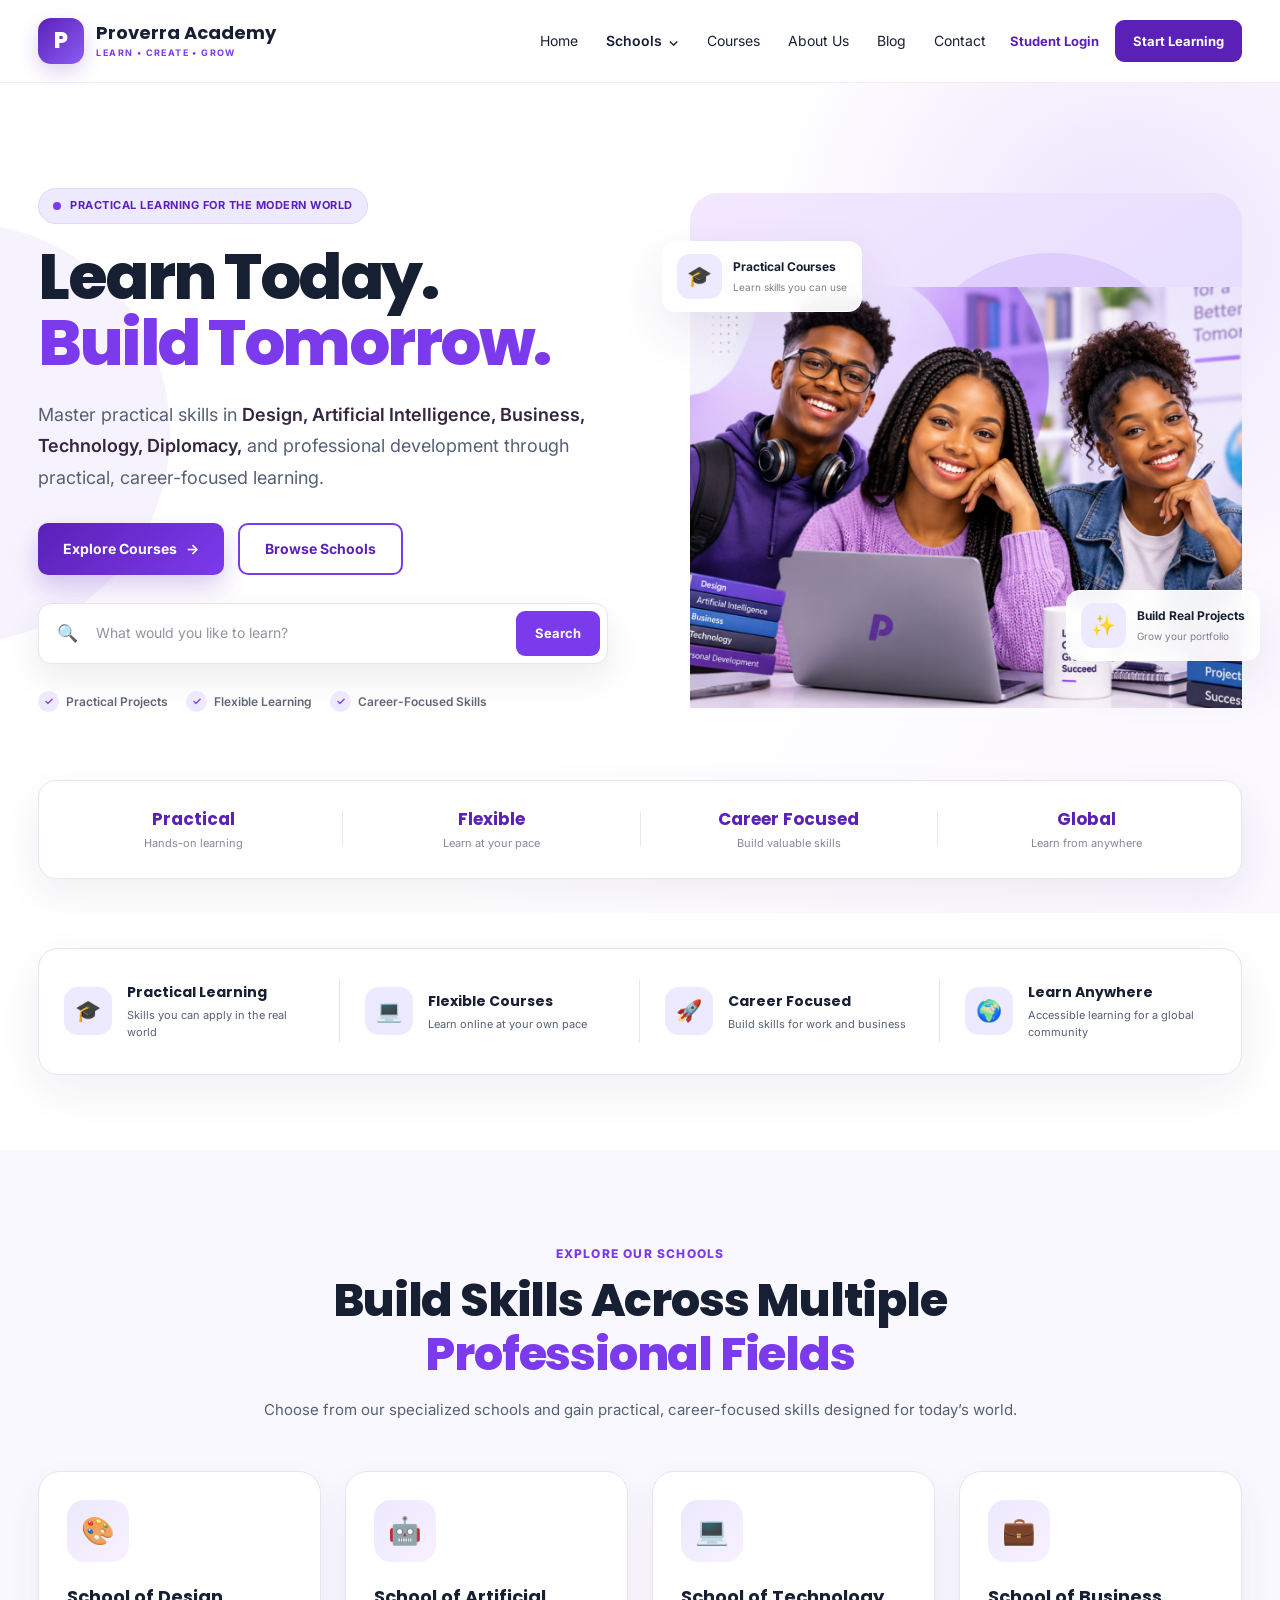
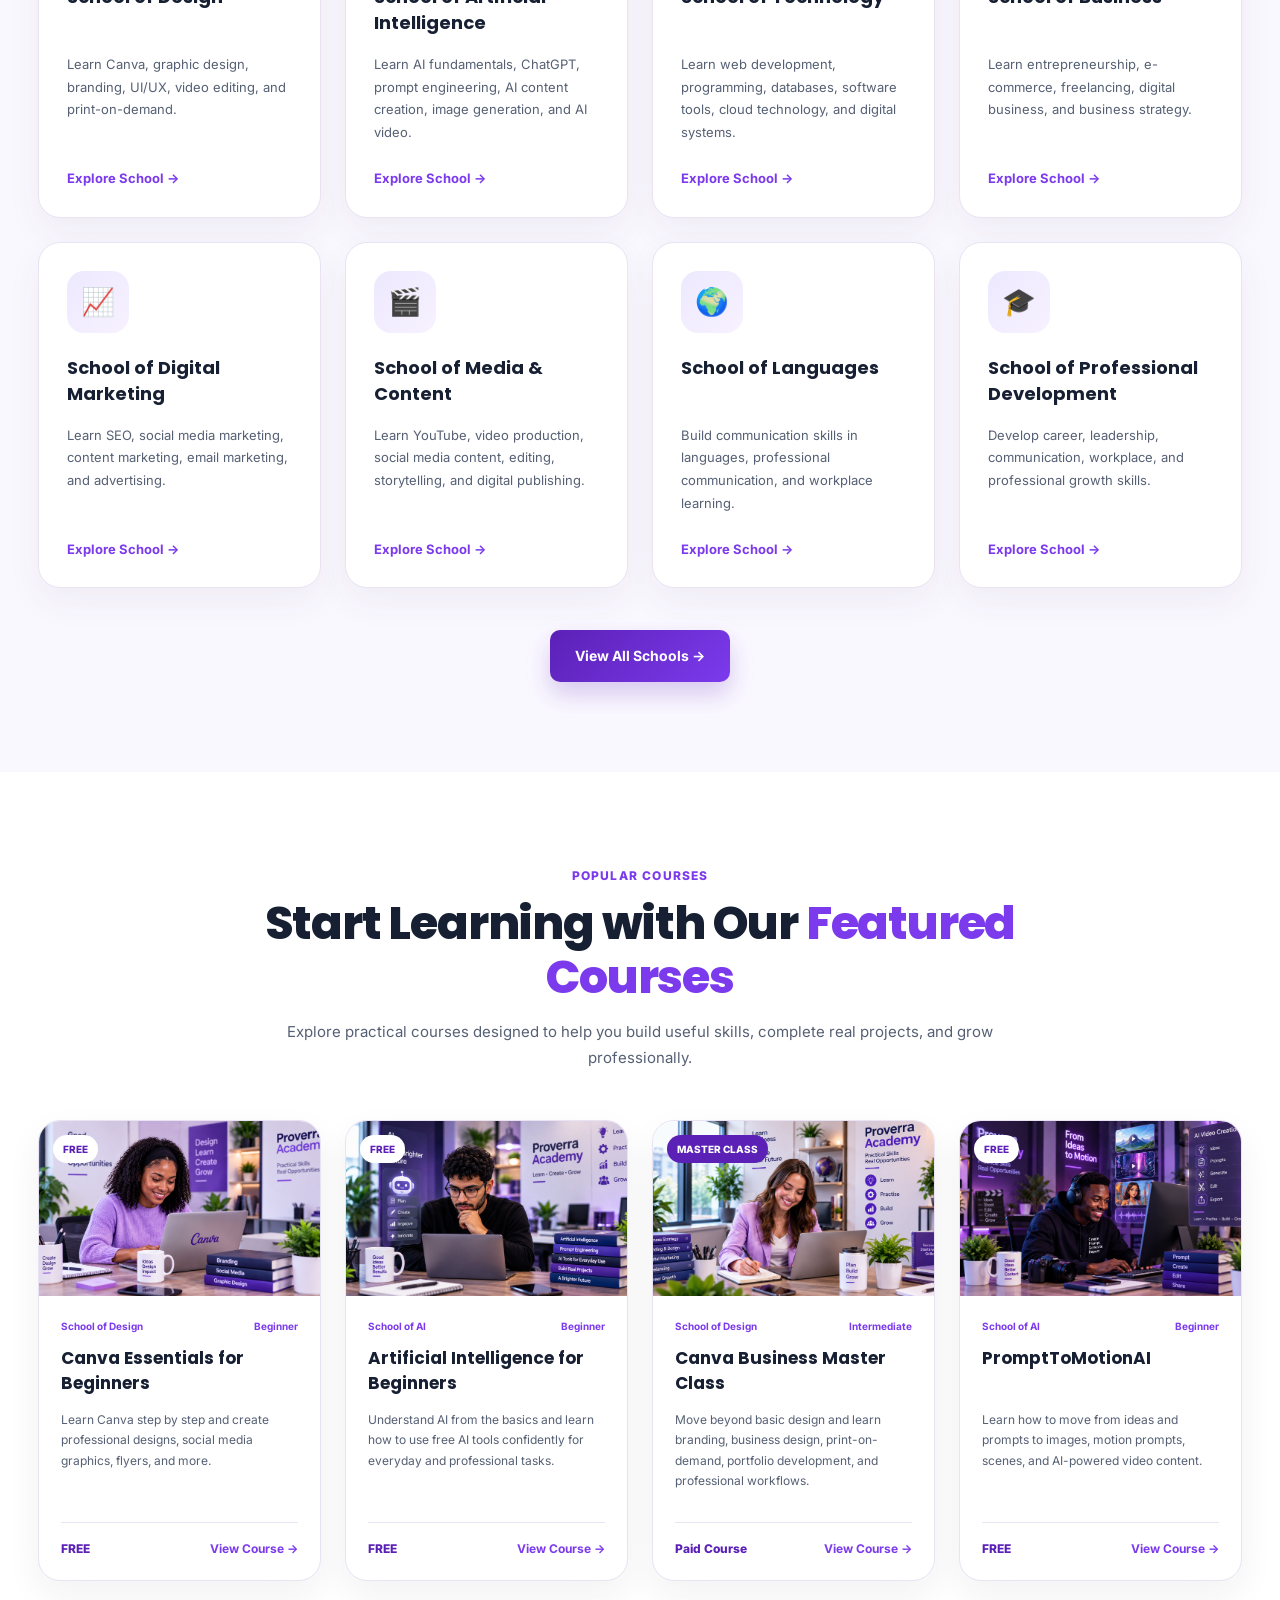
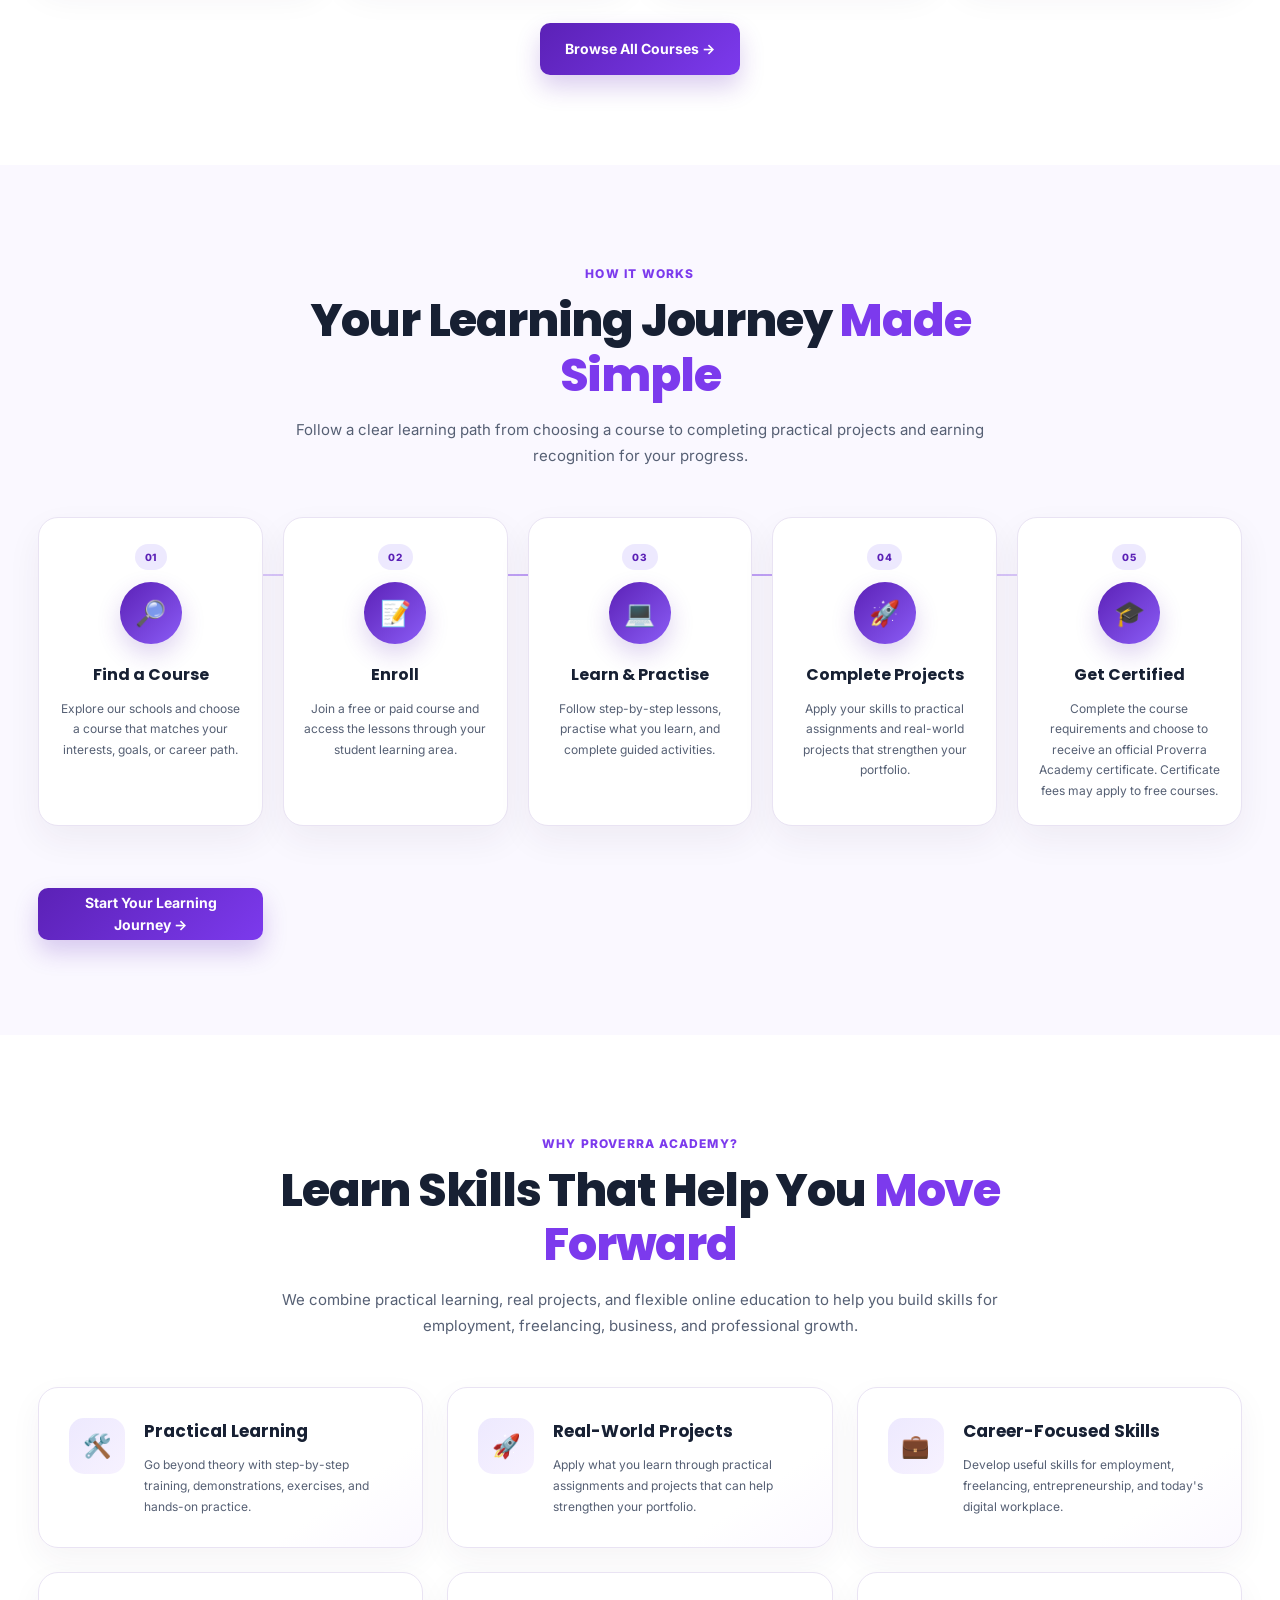
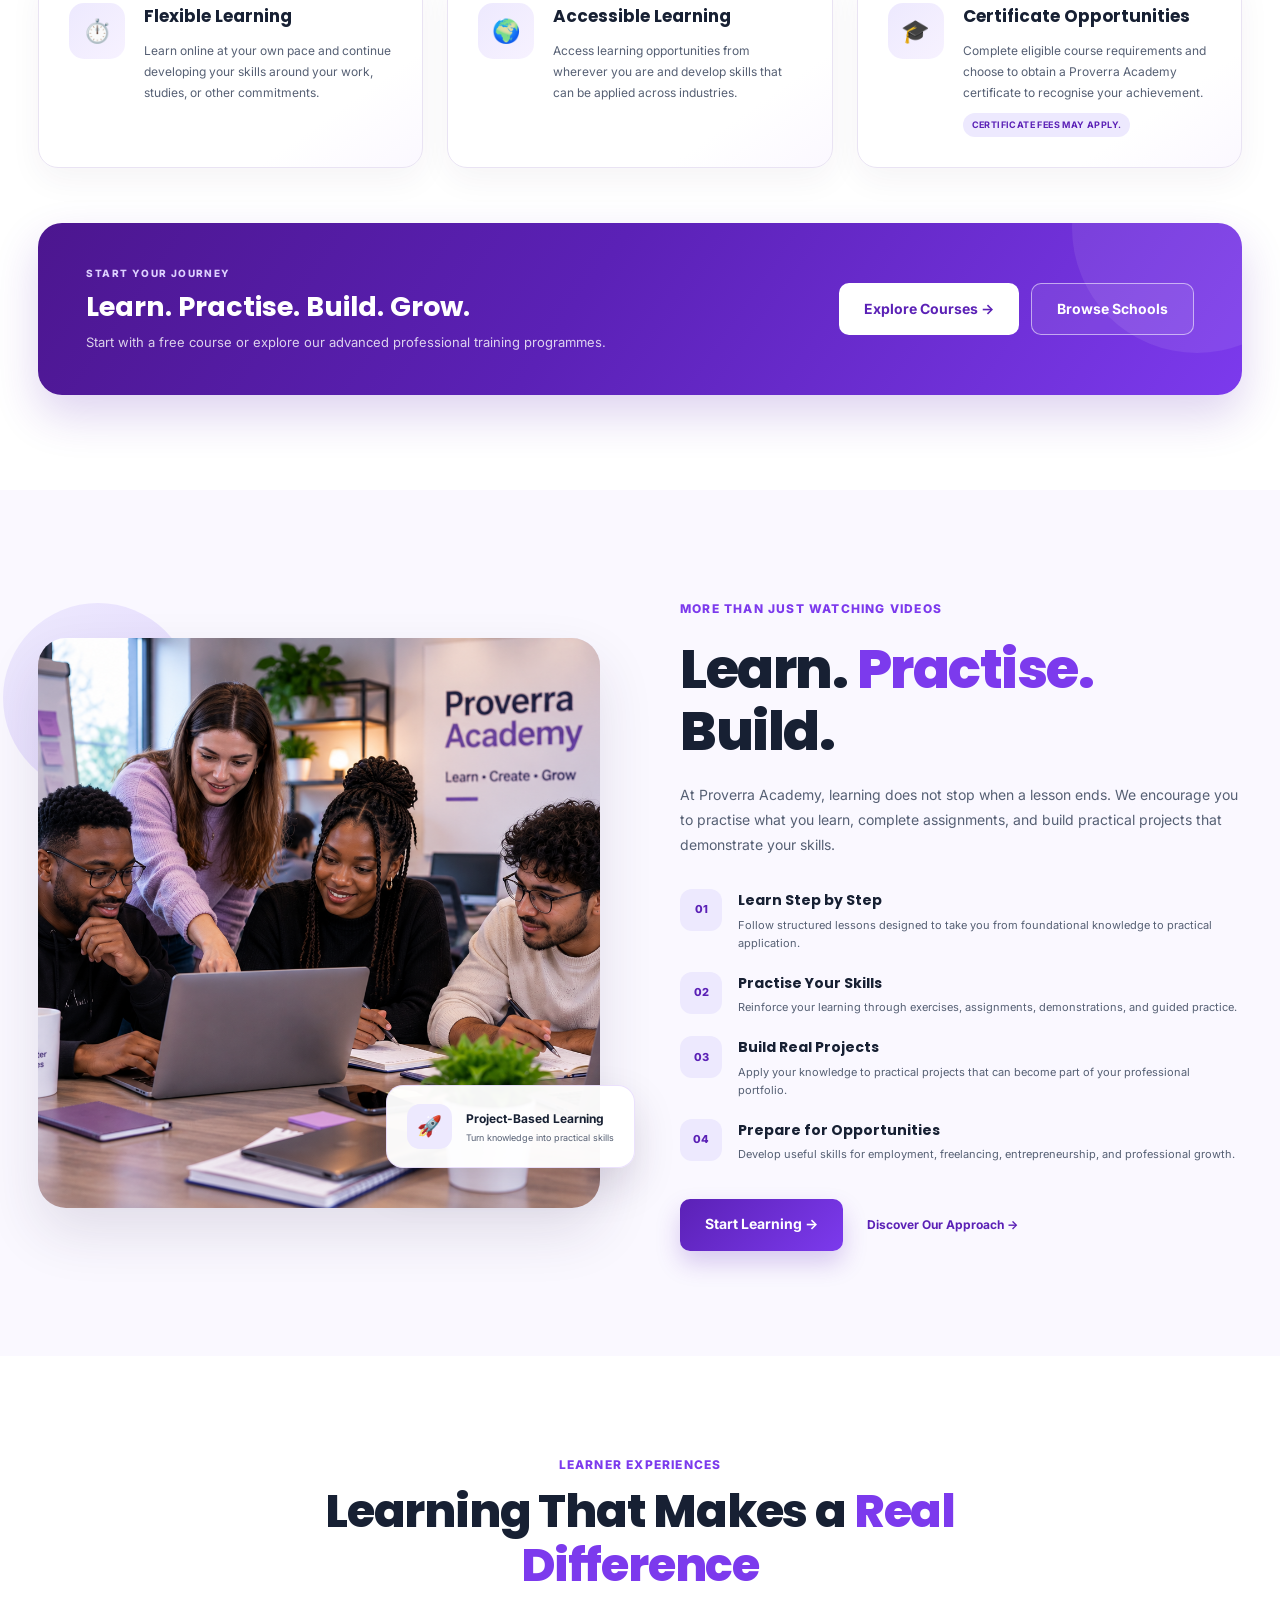
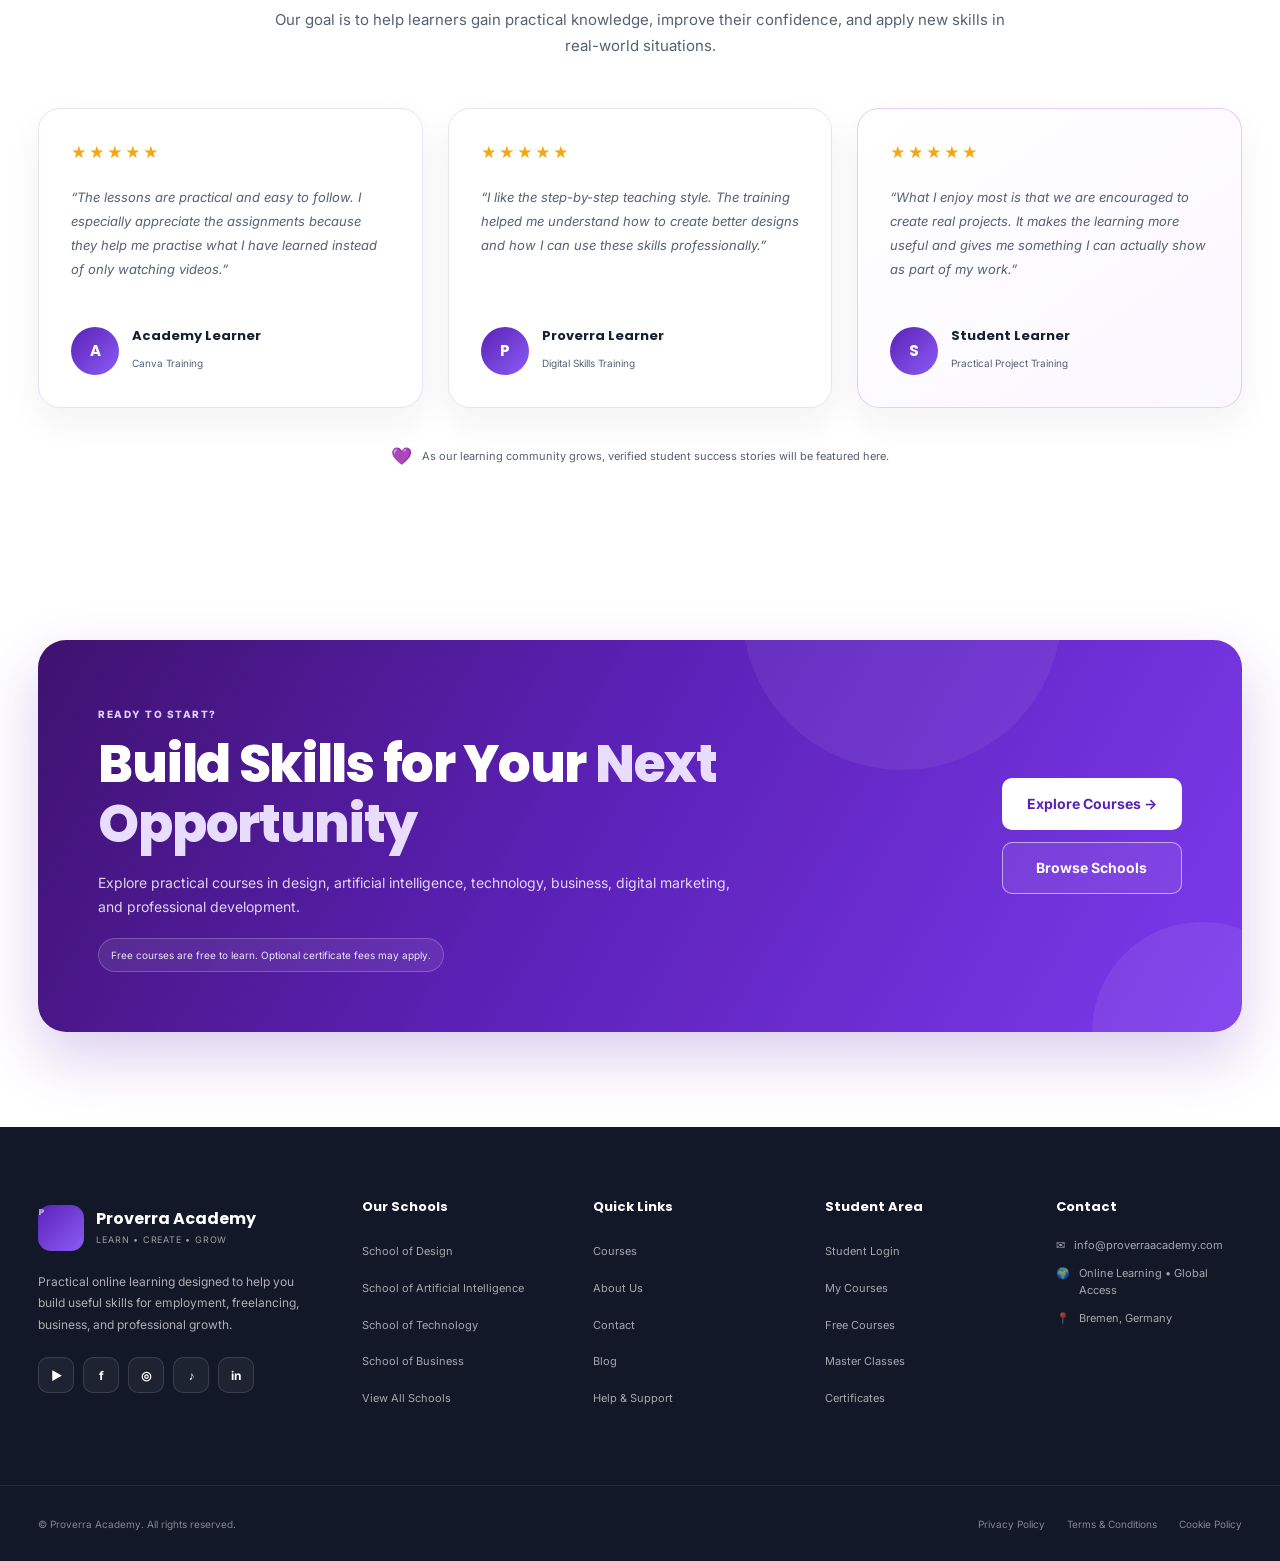
<file: index.html>
<!DOCTYPE html>
<html lang="en">

<head>
    <meta charset="UTF-8" />
    <meta name="viewport" content="width=device-width, initial-scale=1.0" />

    <title>Proverra Academy | Learn. Create. Grow. Succeed.</title>

    <meta name="description"
        content="Proverra Academy offers practical, career-focused training in design, artificial intelligence, business, technology, and professional development." />

    <link rel="preconnect" href="https://fonts.googleapis.com">
    <link rel="preconnect" href="https://fonts.gstatic.com" crossorigin>

    <link
        href="https://fonts.googleapis.com/css2?family=Inter:wght@400;500;600;700;800&family=Poppins:wght@600;700;800&display=swap"
        rel="stylesheet" />

    <link rel="stylesheet" href="assets/css/style.css" />
</head>

<body>

    <!-- =========================
       HEADER
  ========================== -->
    <header class="site-header">

        <div class="container nav-wrapper">

            <!-- BRAND -->
            <a href="index.html" class="brand">

                <div class="brand-mark">
                    P
                </div>

                <div class="brand-text">
                    <span class="brand-name">Proverra Academy</span>
                    <span class="brand-tagline">LEARN • CREATE • GROW</span>
                </div>

            </a>


            <!-- DESKTOP NAV -->
            <nav class="main-nav">

                <!-- HOME -->
                <a href="index.html" class="active">
                    Home
                </a>


                <!-- SCHOOLS DROPDOWN -->
                <div class="nav-dropdown">

                    <button class="nav-dropdown-toggle" type="button" aria-expanded="false">
                        Schools
                        <span class="dropdown-arrow">⌄</span>
                    </button>


                    <div class="nav-dropdown-menu">

                        <!-- ALL SCHOOLS -->
                        <a href="schools.html">

                            <span class="dropdown-icon">
                                🏫
                            </span>

                            <span>
                                <strong>Explore All Schools</strong>

                                <small>
                                    Discover all Proverra Academy schools
                                </small>
                            </span>

                        </a>


                        <!-- AVAILABLE -->
                        <a href="schools.html#available">

                            <span class="dropdown-icon">
                                ✓
                            </span>

                            <span>
                                <strong>Available Schools</strong>

                                <small>
                                    Schools currently offering courses
                                </small>
                            </span>

                        </a>


                        <!-- UNDER DEVELOPMENT -->
                        <a href="schools.html#development">

                            <span class="dropdown-icon">
                                🚀
                            </span>

                            <span>
                                <strong>Schools Under Development</strong>

                                <small>
                                    Discover what's coming next
                                </small>
                            </span>

                        </a>

                    </div>

                </div>


                <!-- COURSES -->
                <a href="courses.html">
                    Courses
                </a>


                <!-- ABOUT -->
                <a href="about.html">
                    About Us
                </a>


                <!-- BLOG -->
                <a href="blog.html">
                    Blog
                </a>


                <!-- CONTACT -->
                <a href="contact.html">
                    Contact
                </a>

            </nav>
            <!-- NAV ACTIONS -->
            <div class="nav-actions">

                <!-- Later this will link to Tutor LMS -->
                <a href="https://learn.proverraacademy.com" class="login-link">
                    Student Login
                </a>

                <a href="courses.html" class="nav-cta">
                    Start Learning
                </a>

            </div>


            <!-- MOBILE MENU BUTTON -->
            <button class="menu-toggle" id="menuToggle" aria-label="Open navigation menu" aria-expanded="false">
                <span></span>
                <span></span>
                <span></span>
            </button>

        </div>

    </header>


    <!-- =========================
       HERO
  ========================== -->
    <main>

        <section class="hero">

            <div class="container hero-grid">

                <!-- HERO LEFT -->
                <div class="hero-content">

                    <div class="hero-badge">
                        <span class="hero-badge-dot"></span>
                        Practical Learning for the Modern World
                    </div>


                    <h1 class="hero-title">
                        Learn Today.
                        <span>Build Tomorrow.</span>
                    </h1>


                    <p class="hero-description">
                        Master practical skills in
                        <strong>Design, Artificial Intelligence, Business,
                            Technology, Diplomacy,</strong>
                        and professional development through practical,
                        career-focused learning.
                    </p>


                    <!-- HERO CTA -->
                    <div class="hero-actions">

                        <a href="courses.html" class="btn btn-primary">
                            Explore Courses
                            <span>→</span>
                        </a>

                        <a href="schools.html" class="btn btn-secondary">
                            Browse Schools
                        </a>

                    </div>


                    <!-- SEARCH -->
                    <div class="course-search">

                        <div class="search-icon">
                            🔍
                        </div>

                        <input type="text" id="courseSearchInput" placeholder="What would you like to learn?"
                            aria-label="Search courses" />

                        <button type="button" id="courseSearchButton" class="search-button">
                            Search
                        </button>

                    </div>


                    <!-- TRUST POINTS -->
                    <div class="hero-points">

                        <div class="hero-point">
                            <span class="point-icon">✓</span>
                            Practical Projects
                        </div>

                        <div class="hero-point">
                            <span class="point-icon">✓</span>
                            Flexible Learning
                        </div>

                        <div class="hero-point">
                            <span class="point-icon">✓</span>
                            Career-Focused Skills
                        </div>

                    </div>

                </div>


                <!-- HERO RIGHT -->
                <div class="hero-visual">

                    <div class="hero-image-card">

                        <div class="hero-image-pattern pattern-one"></div>
                        <div class="hero-image-pattern pattern-two"></div>

                        <img src="assets/images/hero-proverra.png" alt="Students learning together at Proverra Academy"
                            class="hero-image" />


                        <!-- FLOATING CARD 1 -->
                        <div class="floating-card floating-card-top">

                            <div class="floating-icon">
                                🎓
                            </div>

                            <div>
                                <strong>Practical Courses</strong>
                                <span>Learn skills you can use</span>
                            </div>

                        </div>


                        <!-- FLOATING CARD 2 -->
                        <div class="floating-card floating-card-bottom">

                            <div class="floating-icon">
                                ✨
                            </div>

                            <div>
                                <strong>Build Real Projects</strong>
                                <span>Grow your portfolio</span>
                            </div>

                        </div>

                    </div>

                </div>

            </div>


            <!-- BOTTOM TRUST STRIP -->
            <div class="container hero-trust">

                <div class="trust-item">
                    <strong>Practical</strong>
                    <span>Hands-on learning</span>
                </div>

                <div class="trust-divider"></div>

                <div class="trust-item">
                    <strong>Flexible</strong>
                    <span>Learn at your pace</span>
                </div>

                <div class="trust-divider"></div>

                <div class="trust-item">
                    <strong>Career Focused</strong>
                    <span>Build valuable skills</span>
                </div>

                <div class="trust-divider"></div>

                <div class="trust-item">
                    <strong>Global</strong>
                    <span>Learn from anywhere</span>
                </div>

            </div>

        </section>

    </main>
    <!-- ========================================
     ACADEMY HIGHLIGHTS
========================================= -->
    <section class="academy-highlights">

        <div class="container highlights-grid">

            <div class="highlight-item">
                <div class="highlight-icon">🎓</div>
                <div>
                    <h3>Practical Learning</h3>
                    <p>Skills you can apply in the real world</p>
                </div>
            </div>

            <div class="highlight-item">
                <div class="highlight-icon">💻</div>
                <div>
                    <h3>Flexible Courses</h3>
                    <p>Learn online at your own pace</p>
                </div>
            </div>

            <div class="highlight-item">
                <div class="highlight-icon">🚀</div>
                <div>
                    <h3>Career Focused</h3>
                    <p>Build skills for work and business</p>
                </div>
            </div>

            <div class="highlight-item">
                <div class="highlight-icon">🌍</div>
                <div>
                    <h3>Learn Anywhere</h3>
                    <p>Accessible learning for a global community</p>
                </div>
            </div>

        </div>

    </section>

    <!-- ========================================
     EXPLORE OUR SCHOOLS
========================================= -->
    <section class="schools-section">

        <div class="container">

            <div class="section-heading">
                <span class="section-kicker">Explore Our Schools</span>

                <h2>
                    Build Skills Across Multiple
                    <span>Professional Fields</span>
                </h2>

                <p>
                    Choose from our specialized schools and gain practical,
                    career-focused skills designed for today’s world.
                </p>
            </div>


            <div class="schools-grid">

                <!-- SCHOOL 1 -->
                <article class="school-card">

                    <div class="school-icon">
                        🎨
                    </div>

                    <h3>School of Design</h3>

                    <p>
                        Learn Canva, graphic design, branding, UI/UX,
                        video editing, and print-on-demand.
                    </p>

                    <a href="schools.html#design" class="school-link">
                        Explore School →
                    </a>

                </article>


                <!-- SCHOOL 2 -->
                <article class="school-card">

                    <div class="school-icon">
                        🤖
                    </div>

                    <h3>School of Artificial Intelligence</h3>

                    <p>
                        Learn AI fundamentals, ChatGPT, prompt engineering,
                        AI content creation, image generation, and AI video.
                    </p>

                    <a href="schools.html#ai" class="school-link">
                        Explore School →
                    </a>

                </article>


                <!-- SCHOOL 3 -->
                <article class="school-card">

                    <div class="school-icon">
                        💻
                    </div>

                    <h3>School of Technology</h3>

                    <p>
                        Learn web development, programming, databases,
                        software tools, cloud technology, and digital systems.
                    </p>

                    <a href="schools.html#technology" class="school-link">
                        Explore School →
                    </a>

                </article>


                <!-- SCHOOL 4 -->
                <article class="school-card">

                    <div class="school-icon">
                        💼
                    </div>

                    <h3>School of Business</h3>

                    <p>
                        Learn entrepreneurship, e-commerce,
                        freelancing, digital business, and business strategy.
                    </p>

                    <a href="schools.html#business" class="school-link">
                        Explore School →
                    </a>

                </article>


                <!-- SCHOOL 5 -->
                <article class="school-card">

                    <div class="school-icon">
                        📈
                    </div>

                    <h3>School of Digital Marketing</h3>

                    <p>
                        Learn SEO, social media marketing,
                        content marketing, email marketing, and advertising.
                    </p>

                    <a href="schools.html#marketing" class="school-link">
                        Explore School →
                    </a>

                </article>


                <!-- SCHOOL 6 -->
                <article class="school-card">

                    <div class="school-icon">
                        🎬
                    </div>

                    <h3>School of Media & Content</h3>

                    <p>
                        Learn YouTube, video production, social media content,
                        editing, storytelling, and digital publishing.
                    </p>

                    <a href="schools.html#media" class="school-link">
                        Explore School →
                    </a>

                </article>


                <!-- SCHOOL 7 -->
                <article class="school-card">

                    <div class="school-icon">
                        🌍
                    </div>

                    <h3>School of Languages</h3>

                    <p>
                        Build communication skills in languages,
                        professional communication, and workplace learning.
                    </p>

                    <a href="schools.html#languages" class="school-link">
                        Explore School →
                    </a>

                </article>


                <!-- SCHOOL 8 -->
                <article class="school-card">

                    <div class="school-icon">
                        🎓
                    </div>

                    <h3>School of Professional Development</h3>

                    <p>
                        Develop career, leadership, communication,
                        workplace, and professional growth skills.
                    </p>

                    <a href="schools.html#professional" class="school-link">
                        Explore School →
                    </a>

                </article>

            </div>


            <div class="schools-action">
                <a href="schools.html" class="btn btn-primary">
                    View All Schools →
                </a>
            </div>

        </div>

    </section>

    <!-- ========================================
     POPULAR COURSES
========================================= -->
    <section class="courses-section">

        <div class="container">

            <div class="section-heading">
                <span class="section-kicker">Popular Courses</span>

                <h2>
                    Start Learning with Our
                    <span>Featured Courses</span>
                </h2>

                <p>
                    Explore practical courses designed to help you build useful skills,
                    complete real projects, and grow professionally.
                </p>
            </div>


            <div class="courses-grid">

                <!-- COURSE 1 -->
                <article class="course-card">

                    <div class="course-image-wrap">
                        <img src="assets/images/canva.learn.png" alt="Canva Essentials course" class="course-image" />

                        <span class="course-badge free">
                            Free
                        </span>
                    </div>

                    <div class="course-content">

                        <div class="course-meta">
                            <span>School of Design</span>
                            <span>Beginner</span>
                        </div>

                        <h3>
                            Canva Essentials for Beginners
                        </h3>

                        <p>
                            Learn Canva step by step and create professional designs,
                            social media graphics, flyers, and more.
                        </p>

                        <div class="course-footer">

                            <span class="course-price">
                                FREE
                            </span>

                            <a href="#" class="course-link">
                                View Course →
                            </a>

                        </div>

                    </div>

                </article>


                <!-- COURSE 2 -->
                <article class="course-card">

                    <div class="course-image-wrap">
                        <img src="assets/images/ai.learn.png" alt="Artificial Intelligence for Beginners course"
                            class="course-image" />

                        <span class="course-badge free">
                            Free
                        </span>
                    </div>

                    <div class="course-content">

                        <div class="course-meta">
                            <span>School of AI</span>
                            <span>Beginner</span>
                        </div>

                        <h3>
                            Artificial Intelligence for Beginners
                        </h3>

                        <p>
                            Understand AI from the basics and learn how to use free AI tools
                            confidently for everyday and professional tasks.
                        </p>

                        <div class="course-footer">

                            <span class="course-price">
                                FREE
                            </span>

                            <a href="#" class="course-link">
                                View Course →
                            </a>

                        </div>

                    </div>

                </article>


                <!-- COURSE 3 -->
                <article class="course-card">

                    <div class="course-image-wrap">
                        <img src="assets/images/canva.master.png" alt="Canva Business Master Class"
                            class="course-image" />

                        <span class="course-badge paid">
                            Master Class
                        </span>
                    </div>

                    <div class="course-content">

                        <div class="course-meta">
                            <span>School of Design</span>
                            <span>Intermediate</span>
                        </div>

                        <h3>
                            Canva Business Master Class
                        </h3>

                        <p>
                            Move beyond basic design and learn branding, business design,
                            print-on-demand, portfolio development, and professional workflows.
                        </p>

                        <div class="course-footer">

                            <span class="course-price">
                                Paid Course
                            </span>

                            <a href="#" class="course-link">
                                View Course →
                            </a>

                        </div>

                    </div>

                </article>


                <!-- COURSE 4 -->
                <article class="course-card">

                    <div class="course-image-wrap">
                        <img src="assets/images/idea.motion.png" alt="PromptToMotionAI course" class="course-image" />

                        <span class="course-badge free">
                            Free
                        </span>
                    </div>

                    <div class="course-content">

                        <div class="course-meta">
                            <span>School of AI</span>
                            <span>Beginner</span>
                        </div>

                        <h3>
                            PromptToMotionAI
                        </h3>

                        <p>
                            Learn how to move from ideas and prompts to images,
                            motion prompts, scenes, and AI-powered video content.
                        </p>

                        <div class="course-footer">

                            <span class="course-price">
                                FREE
                            </span>

                            <a href="#" class="course-link">
                                View Course →
                            </a>

                        </div>

                    </div>

                </article>

            </div>


            <div class="courses-action">
                <a href="courses.html" class="btn btn-primary">
                    Browse All Courses →
                </a>
            </div>

        </div>

    </section>

    <!-- ========================================
     HOW IT WORKS
========================================= -->
    <section class="how-it-works">

        <div class="container">

            <div class="section-heading">
                <span class="section-kicker">How It Works</span>

                <h2>
                    Your Learning Journey
                    <span>Made Simple</span>
                </h2>

                <p>
                    Follow a clear learning path from choosing a course
                    to completing practical projects and earning recognition
                    for your progress.
                </p>
            </div>


            <div class="steps-grid">

                <!-- STEP 1 -->
                <article class="step-card">

                    <div class="step-number">
                        01
                    </div>

                    <div class="step-icon">
                        🔎
                    </div>

                    <h3>Find a Course</h3>

                    <p>
                        Explore our schools and choose a course
                        that matches your interests, goals, or career path.
                    </p>

                </article>


                <!-- STEP 2 -->
                <article class="step-card">

                    <div class="step-number">
                        02
                    </div>

                    <div class="step-icon">
                        📝
                    </div>

                    <h3>Enroll</h3>

                    <p>
                        Join a free or paid course and access
                        the lessons through your student learning area.
                    </p>

                </article>


                <!-- STEP 3 -->
                <article class="step-card">

                    <div class="step-number">
                        03
                    </div>

                    <div class="step-icon">
                        💻
                    </div>

                    <h3>Learn & Practise</h3>

                    <p>
                        Follow step-by-step lessons, practise what you learn,
                        and complete guided activities.
                    </p>

                </article>


                <!-- STEP 4 -->
                <article class="step-card">

                    <div class="step-number">
                        04
                    </div>

                    <div class="step-icon">
                        🚀
                    </div>

                    <h3>Complete Projects</h3>

                    <p>
                        Apply your skills to practical assignments
                        and real-world projects that strengthen your portfolio.
                    </p>

                </article>


                <!-- STEP 5 -->
                <!-- STEP 5 -->
                <article class="step-card">

                    <div class="step-number">
                        05
                    </div>

                    <div class="step-icon">
                        🎓
                    </div>

                    <h3>Get Certified</h3>

                    <p>
                        Complete the course requirements and choose to receive
                        an official Proverra Academy certificate. Certificate fees
                        may apply to free courses.
                    </p>

                </article>

                <div class="how-action">

                    <a href="courses.html" class="btn btn-primary">
                        Start Your Learning Journey →
                    </a>

                </div>

            </div>

    </section>
    <!-- ========================================
     WHY CHOOSE PROVERRA
========================================= -->
    <section class="why-proverra">

        <div class="container">

            <div class="section-heading">
                <span class="section-kicker">Why Proverra Academy?</span>

                <h2>
                    Learn Skills That Help You
                    <span>Move Forward</span>
                </h2>

                <p>
                    We combine practical learning, real projects, and flexible
                    online education to help you build skills for employment,
                    freelancing, business, and professional growth.
                </p>
            </div>


            <div class="why-grid">

                <!-- 1 -->
                <article class="why-card">

                    <div class="why-icon">🛠️</div>

                    <div class="why-content">
                        <h3>Practical Learning</h3>

                        <p>
                            Go beyond theory with step-by-step training,
                            demonstrations, exercises, and hands-on practice.
                        </p>
                    </div>

                </article>


                <!-- 2 -->
                <article class="why-card">

                    <div class="why-icon">🚀</div>

                    <div class="why-content">
                        <h3>Real-World Projects</h3>

                        <p>
                            Apply what you learn through practical assignments
                            and projects that can help strengthen your portfolio.
                        </p>
                    </div>

                </article>


                <!-- 3 -->
                <article class="why-card">

                    <div class="why-icon">💼</div>

                    <div class="why-content">
                        <h3>Career-Focused Skills</h3>

                        <p>
                            Develop useful skills for employment, freelancing,
                            entrepreneurship, and today's digital workplace.
                        </p>
                    </div>

                </article>


                <!-- 4 -->
                <article class="why-card">

                    <div class="why-icon">⏱️</div>

                    <div class="why-content">
                        <h3>Flexible Learning</h3>

                        <p>
                            Learn online at your own pace and continue developing
                            your skills around your work, studies, or other commitments.
                        </p>
                    </div>

                </article>


                <!-- 5 -->
                <article class="why-card">

                    <div class="why-icon">🌍</div>

                    <div class="why-content">
                        <h3>Accessible Learning</h3>

                        <p>
                            Access learning opportunities from wherever you are
                            and develop skills that can be applied across industries.
                        </p>
                    </div>

                </article>


                <!-- 6 -->
                <article class="why-card">

                    <div class="why-icon">🎓</div>

                    <div class="why-content">
                        <h3>Certificate Opportunities</h3>

                        <p>
                            Complete eligible course requirements and choose to
                            obtain a Proverra Academy certificate to recognise
                            your achievement.
                        </p>

                        <span class="certificate-note">
                            Certificate fees may apply.
                        </span>
                    </div>

                </article>

            </div>


            <!-- CTA PANEL -->

            <div class="why-cta">

                <div class="why-cta-content">

                    <span class="why-cta-label">
                        START YOUR JOURNEY
                    </span>

                    <h3>
                        Learn. Practise. Build. Grow.
                    </h3>

                    <p>
                        Start with a free course or explore our advanced
                        professional training programmes.
                    </p>

                </div>


                <div class="why-cta-actions">

                    <a href="courses.html" class="btn why-primary-btn">
                        Explore Courses →
                    </a>

                    <a href="schools.html" class="btn why-secondary-btn">
                        Browse Schools
                    </a>

                </div>

            </div>

        </div>

    </section>
    <!-- ========================================
     LEARN • PRACTISE • BUILD
========================================= -->
    <section class="learning-experience">

        <div class="container learning-experience-grid">

            <!-- LEFT: IMAGE -->
            <div class="learning-visual">

                <div class="learning-image-wrap">
                    <img src="assets/images/digital.learning.png"
                        alt="Proverra Academy students learning practical digital skills" class="learning-image" />
                </div>

                <div class="learning-floating-card">

                    <div class="floating-icon">🚀</div>

                    <div>
                        <strong>Project-Based Learning</strong>
                        <span>Turn knowledge into practical skills</span>
                    </div>

                </div>

            </div>


            <!-- RIGHT: CONTENT -->
            <div class="learning-content">

                <span class="section-kicker">
                    More Than Just Watching Videos
                </span>

                <h2>
                    Learn.
                    <span>Practise.</span>
                    Build.
                </h2>

                <p class="learning-intro">
                    At Proverra Academy, learning does not stop when a lesson ends.
                    We encourage you to practise what you learn, complete assignments,
                    and build practical projects that demonstrate your skills.
                </p>


                <div class="learning-points">

                    <!-- POINT 1 -->
                    <div class="learning-point">

                        <div class="learning-point-icon">
                            01
                        </div>

                        <div>
                            <h3>Learn Step by Step</h3>

                            <p>
                                Follow structured lessons designed to take you
                                from foundational knowledge to practical application.
                            </p>
                        </div>

                    </div>


                    <!-- POINT 2 -->
                    <div class="learning-point">

                        <div class="learning-point-icon">
                            02
                        </div>

                        <div>
                            <h3>Practise Your Skills</h3>

                            <p>
                                Reinforce your learning through exercises,
                                assignments, demonstrations, and guided practice.
                            </p>
                        </div>

                    </div>


                    <!-- POINT 3 -->
                    <div class="learning-point">

                        <div class="learning-point-icon">
                            03
                        </div>

                        <div>
                            <h3>Build Real Projects</h3>

                            <p>
                                Apply your knowledge to practical projects that
                                can become part of your professional portfolio.
                            </p>
                        </div>

                    </div>


                    <!-- POINT 4 -->
                    <div class="learning-point">

                        <div class="learning-point-icon">
                            04
                        </div>

                        <div>
                            <h3>Prepare for Opportunities</h3>

                            <p>
                                Develop useful skills for employment, freelancing,
                                entrepreneurship, and professional growth.
                            </p>
                        </div>

                    </div>

                </div>


                <div class="learning-actions">

                    <a href="courses.html" class="btn btn-primary">
                        Start Learning →
                    </a>

                    <a href="about.html" class="learning-text-link">
                        Discover Our Approach →
                    </a>

                </div>

            </div>

        </div>

    </section>

    <!-- ========================================
     TESTIMONIALS
========================================= -->
    <section class="testimonials-section">

        <div class="container">

            <div class="section-heading">
                <span class="section-kicker">Learner Experiences</span>

                <h2>
                    Learning That Makes a
                    <span>Real Difference</span>
                </h2>

                <p>
                    Our goal is to help learners gain practical knowledge,
                    improve their confidence, and apply new skills in real-world situations.
                </p>
            </div>


            <div class="testimonials-grid">

                <!-- TESTIMONIAL 1 -->
                <article class="testimonial-card">

                    <div class="testimonial-stars">
                        ★★★★★
                    </div>

                    <p class="testimonial-text">
                        “The lessons are practical and easy to follow.
                        I especially appreciate the assignments because they help me
                        practise what I have learned instead of only watching videos.”
                    </p>

                    <div class="testimonial-user">

                        <div class="testimonial-avatar">
                            A
                        </div>

                        <div>
                            <h3>Academy Learner</h3>
                            <span>Canva Training</span>
                        </div>

                    </div>

                </article>


                <!-- TESTIMONIAL 2 -->
                <article class="testimonial-card">

                    <div class="testimonial-stars">
                        ★★★★★
                    </div>

                    <p class="testimonial-text">
                        “I like the step-by-step teaching style.
                        The training helped me understand how to create better designs
                        and how I can use these skills professionally.”
                    </p>

                    <div class="testimonial-user">

                        <div class="testimonial-avatar">
                            P
                        </div>

                        <div>
                            <h3>Proverra Learner</h3>
                            <span>Digital Skills Training</span>
                        </div>

                    </div>

                </article>


                <!-- TESTIMONIAL 3 -->
                <article class="testimonial-card featured-testimonial">

                    <div class="testimonial-stars">
                        ★★★★★
                    </div>

                    <p class="testimonial-text">
                        “What I enjoy most is that we are encouraged to create real projects.
                        It makes the learning more useful and gives me something
                        I can actually show as part of my work.”
                    </p>

                    <div class="testimonial-user">

                        <div class="testimonial-avatar">
                            S
                        </div>

                        <div>
                            <h3>Student Learner</h3>
                            <span>Practical Project Training</span>
                        </div>

                    </div>

                </article>

            </div>


            <div class="testimonial-note">
                <span>💜</span>

                <p>
                    As our learning community grows, verified student success
                    stories will be featured here.
                </p>
            </div>

        </div>

    </section>
    <!-- ========================================
     FINAL CALL TO ACTION
========================================= -->
    <section class="final-cta">

        <div class="container">

            <div class="final-cta-box">

                <div class="final-cta-content">

                    <span class="final-cta-label">
                        READY TO START?
                    </span>

                    <h2>
                        Build Skills for Your
                        <span>Next Opportunity</span>
                    </h2>

                    <p>
                        Explore practical courses in design, artificial intelligence,
                        technology, business, digital marketing, and professional development.
                    </p>

                    <div class="final-cta-note">
                        Free courses are free to learn. Optional certificate fees may apply.
                    </div>

                </div>


                <div class="final-cta-actions">

                    <a href="courses.html" class="btn final-cta-primary">
                        Explore Courses →
                    </a>

                    <a href="schools.html" class="btn final-cta-secondary">
                        Browse Schools
                    </a>

                </div>

            </div>

        </div>

    </section>
    <!-- ========================================
     PROFESSIONAL FOOTER
========================================= -->
    <footer class="site-footer">

        <div class="container footer-grid">

            <!-- BRAND -->
            <div class="footer-brand">

                <a href="index.html" class="footer-logo">
                    <span class="footer-logo-mark">P</span>

                    <div>
                        <strong>Proverra Academy</strong>
                        <span>Learn • Create • Grow</span>
                    </div>
                </a>

                <p class="footer-description">
                    Practical online learning designed to help you build useful skills
                    for employment, freelancing, business, and professional growth.
                </p>

                <div class="footer-socials">

                    <a href="#" aria-label="YouTube">▶</a>
                    <a href="#" aria-label="Facebook">f</a>
                    <a href="#" aria-label="Instagram">◎</a>
                    <a href="#" aria-label="TikTok">♪</a>
                    <a href="#" aria-label="LinkedIn">in</a>

                </div>

            </div>


            <!-- SCHOOLS -->
            <div class="footer-column">

                <h3>Our Schools</h3>

                <ul>
                    <li>
                        <a href="schools.html#design">
                            School of Design
                        </a>
                    </li>

                    <li>
                        <a href="schools.html#ai">
                            School of Artificial Intelligence
                        </a>
                    </li>

                    <li>
                        <a href="schools.html#technology">
                            School of Technology
                        </a>
                    </li>

                    <li>
                        <a href="schools.html#business">
                            School of Business
                        </a>
                    </li>

                    <li>
                        <a href="schools.html">
                            View All Schools
                        </a>
                    </li>
                </ul>

            </div>


            <!-- QUICK LINKS -->
            <div class="footer-column">

                <h3>Quick Links</h3>

                <ul>
                    <li>
                        <a href="courses.html">
                            Courses
                        </a>
                    </li>

                    <li>
                        <a href="about.html">
                            About Us
                        </a>
                    </li>

                    <li>
                        <a href="contact.html">
                            Contact
                        </a>
                    </li>

                    <li>
                        <a href="#">
                            Blog
                        </a>
                    </li>

                    <li>
                        <a href="contact.html">
                            Help & Support
                        </a>
                    </li>
                </ul>

            </div>


            <!-- STUDENT -->
            <div class="footer-column">

                <h3>Student Area</h3>

                <ul>
                    <li>
                        <a href="https://learn.proverraacademy.com">
                            Student Login
                        </a>
                    </li>

                    <li>
                        <a href="https://learn.proverraacademy.com">
                            My Courses
                        </a>
                    </li>

                    <li>
                        <a href="courses.html">
                            Free Courses
                        </a>
                    </li>

                    <li>
                        <a href="courses.html">
                            Master Classes
                        </a>
                    </li>

                    <li>
                        <a href="#">
                            Certificates
                        </a>
                    </li>
                </ul>

            </div>


            <!-- CONTACT -->
            <div class="footer-column footer-contact">

                <h3>Contact</h3>

                <ul>

                    <li>
                        <span>✉</span>

                        <a href="mailto:info@proverraacademy.com">
                            info@proverraacademy.com
                        </a>
                    </li>

                    <li>
                        <span>🌍</span>

                        <span>
                            Online Learning • Global Access
                        </span>
                    </li>

                    <li>
                        <span>📍</span>

                        <span>
                            Bremen, Germany
                        </span>
                    </li>

                </ul>

            </div>

        </div>


        <!-- BOTTOM FOOTER -->

        <div class="footer-bottom">

            <div class="container footer-bottom-inner">

                <p>
                    © <span id="current-year"></span>
                    Proverra Academy. All rights reserved.
                </p>


                <div class="footer-legal">

                    <a href="#">
                        Privacy Policy
                    </a>

                    <a href="#">
                        Terms & Conditions
                    </a>

                    <a href="#">
                        Cookie Policy
                    </a>

                </div>

            </div>

        </div>

    </footer>

    <script src="assets/js/main.js"></script>

</body>

</html>
</file>
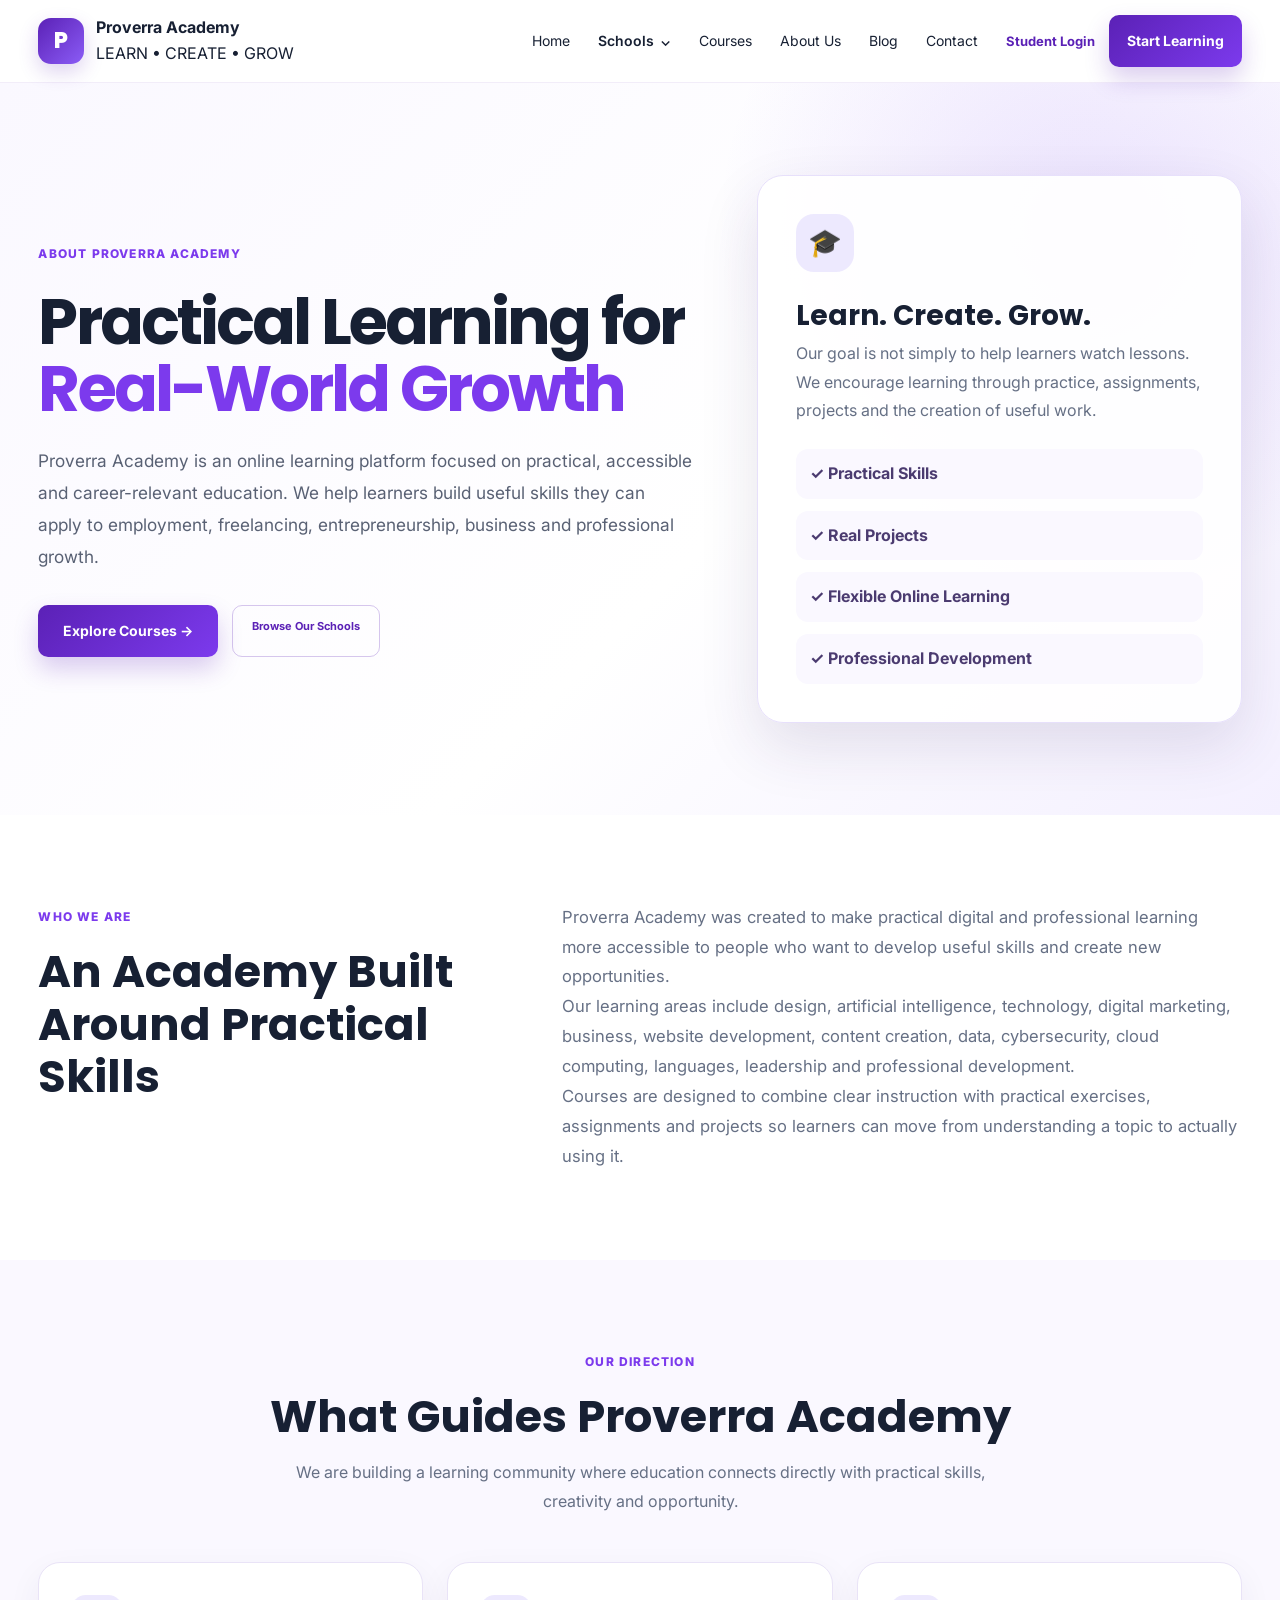
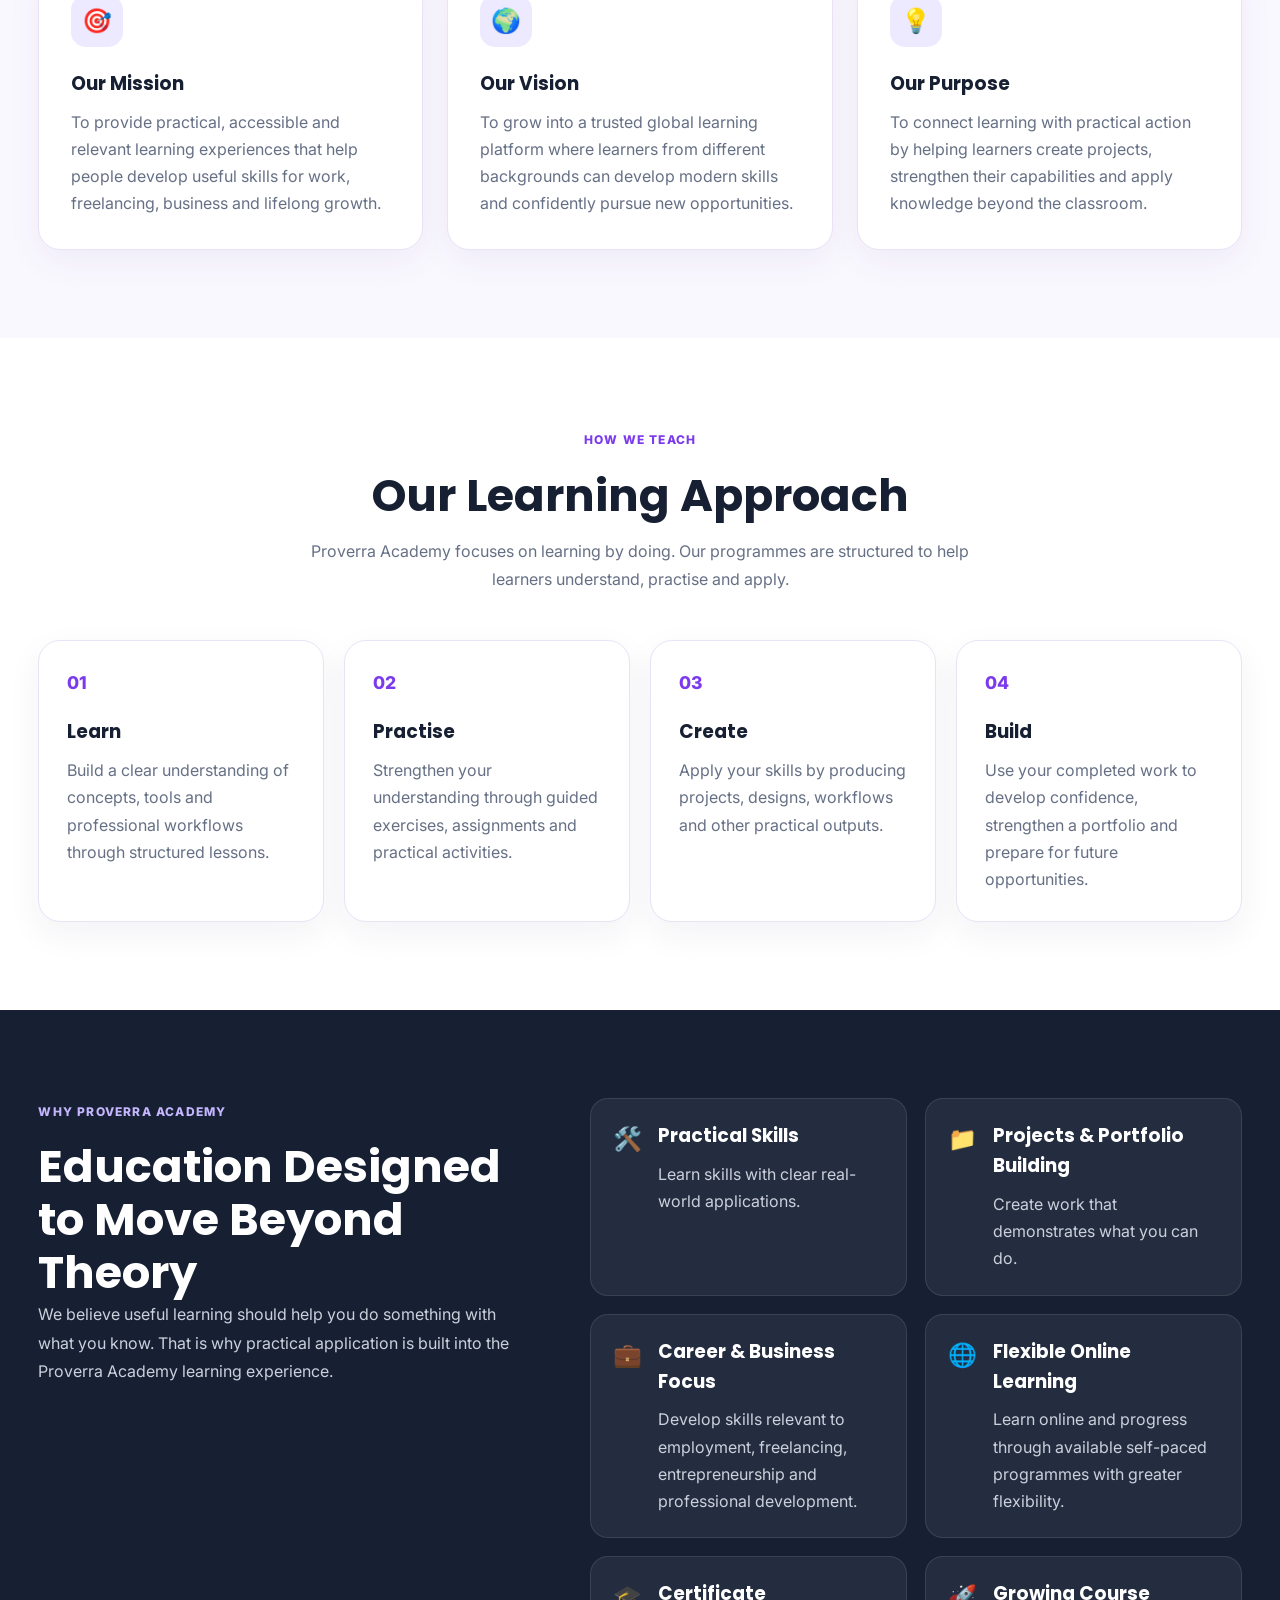
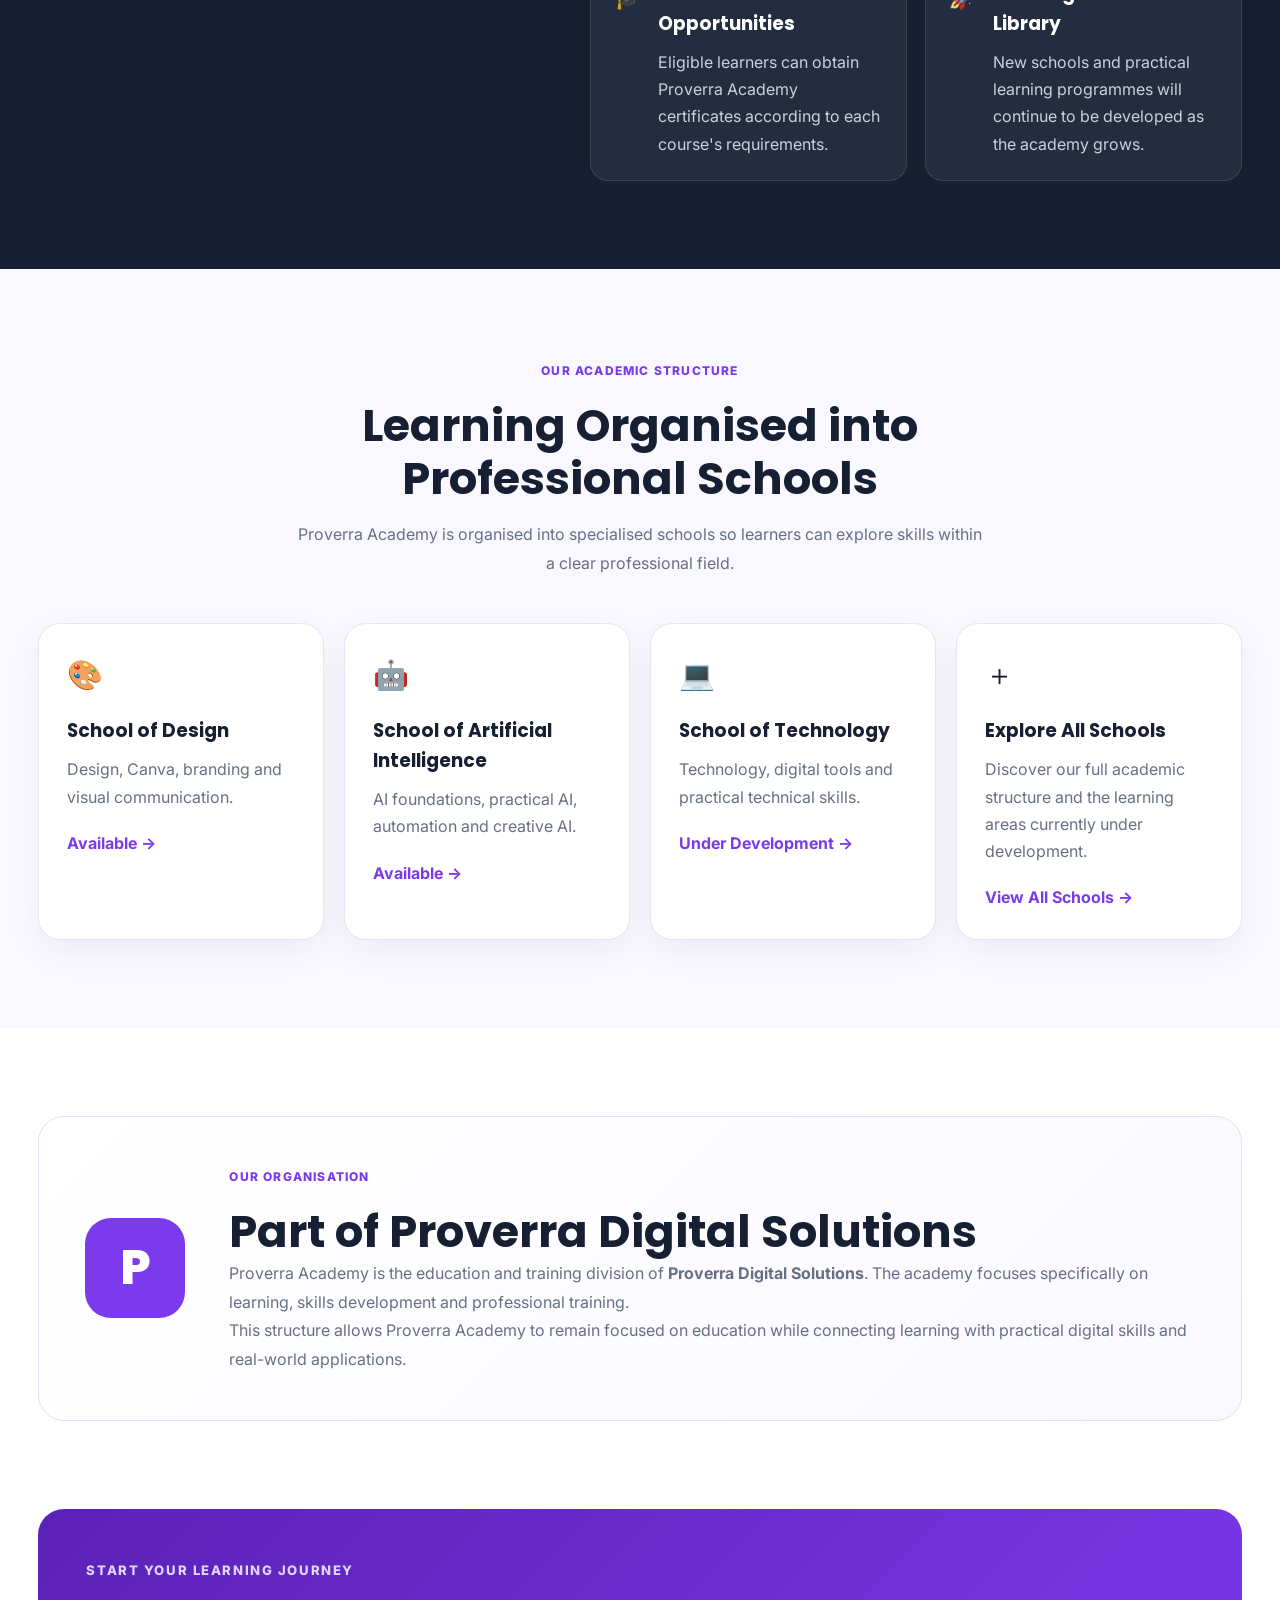
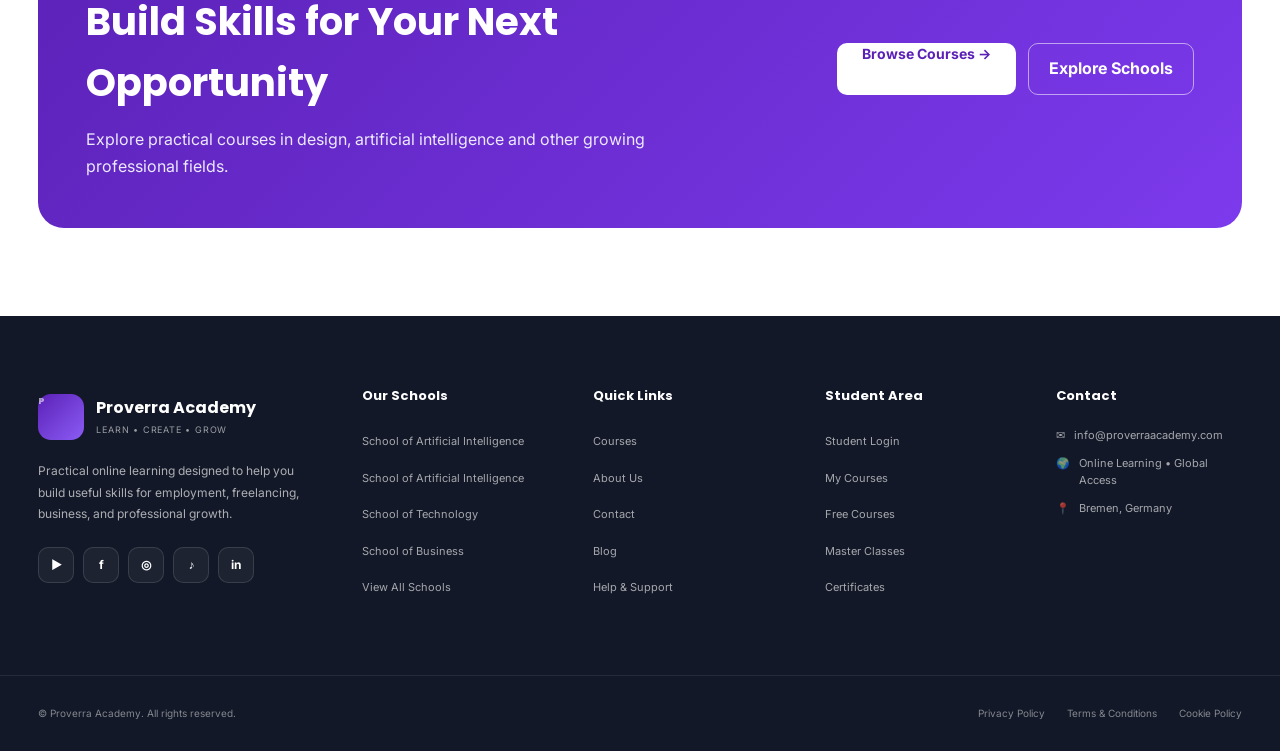
<file: about.html>
<!DOCTYPE html>
<html lang="en">

<head>

    <meta charset="UTF-8">

    <meta
        name="viewport"
        content="width=device-width, initial-scale=1.0"
    >

    <meta name="description" content="Learn about Proverra Academy, our mission, practical learning approach, professional schools and commitment to helping learners build useful skills for work, business and personal growth.">

    <title>About Us | Proverra Academy</title>


    <!-- GOOGLE FONTS -->

    <link
        rel="preconnect"
        href="https://fonts.googleapis.com"
    >

    <link
        rel="preconnect"
        href="https://fonts.gstatic.com"
        crossorigin
    >

    <link
        href="https://fonts.googleapis.com/css2?family=Inter:wght@400;500;600;700;800&family=Poppins:wght@500;600;700;800&display=swap"
        rel="stylesheet"
    >


    <!-- MAIN CSS -->

    <link
        rel="stylesheet"
        href="assets/css/style.css"
    >


<style>
/* ========================================
   ABOUT PAGE
======================================== */

.about-hero {
    padding: 92px 0;
    background:
        radial-gradient(circle at 85% 20%, rgba(139, 92, 246, .18), transparent 30%),
        linear-gradient(135deg, #faf8ff 0%, #ffffff 58%, #f4f0ff 100%);
}

.about-hero-grid {
    display: grid;
    grid-template-columns: minmax(0, 1.15fr) minmax(320px, .85fr);
    gap: 64px;
    align-items: center;
}

.about-hero-content h1 {
    margin: 14px 0 22px;
    max-width: 760px;
    font-family: "Poppins", sans-serif;
    font-size: clamp(2.6rem, 5vw, 4.6rem);
    line-height: 1.06;
    letter-spacing: -.045em;
    color: #172033;
}

.about-hero-content h1 span {
    display: block;
    color: #7c3aed;
}

.about-hero-content > p {
    max-width: 720px;
    margin: 0;
    color: #596174;
    font-size: 1.08rem;
    line-height: 1.85;
}

.about-hero-actions {
    display: flex;
    flex-wrap: wrap;
    gap: 14px;
    margin-top: 32px;
}

.about-hero-card {
    padding: 38px;
    border: 1px solid #e7e0fb;
    border-radius: 26px;
    background: rgba(255,255,255,.94);
    box-shadow: 0 24px 60px rgba(50, 34, 90, .12);
}

.about-card-icon {
    display: grid;
    width: 58px;
    height: 58px;
    place-items: center;
    margin-bottom: 22px;
    border-radius: 18px;
    background: #ede9fe;
    font-size: 1.7rem;
}

.about-hero-card h2,
.about-section h2,
.about-section-heading h2,
.about-why-content h2,
.about-parent-box h2,
.about-cta-box h2 {
    margin: 0;
    font-family: "Poppins", sans-serif;
    color: #172033;
}

.about-hero-card h2 {
    font-size: 1.75rem;
}

.about-hero-card p,
.about-copy p,
.about-section-heading p,
.about-why-content p,
.about-parent-box p {
    color: #667085;
    line-height: 1.8;
}

.about-card-points {
    display: grid;
    gap: 12px;
    margin-top: 24px;
}

.about-card-points span {
    padding: 12px 14px;
    border-radius: 12px;
    background: #faf8ff;
    color: #4b3b70;
    font-weight: 700;
}

.about-section,
.about-values-section,
.about-why-section,
.about-schools-section,
.about-parent-section {
    padding: 88px 0;
}

.about-two-column {
    display: grid;
    grid-template-columns: .8fr 1.2fr;
    gap: 70px;
    align-items: start;
}

.about-two-column h2,
.about-section-heading h2,
.about-why-content h2,
.about-parent-box h2 {
    margin-top: 10px;
    font-size: clamp(2rem, 3.5vw, 3rem);
    line-height: 1.18;
}

.about-copy p:first-child,
.about-parent-box p:first-of-type {
    margin-top: 0;
}

.about-copy p {
    font-size: 1.04rem;
}

.about-values-section,
.about-schools-section {
    background: #faf8ff;
}

.about-section-heading {
    max-width: 760px;
    margin: 0 auto 46px;
    text-align: center;
}

.about-section-heading p {
    margin: 14px auto 0;
    max-width: 690px;
}

.about-values-grid {
    display: grid;
    grid-template-columns: repeat(3, 1fr);
    gap: 24px;
}

.about-value-card,
.about-learning-card,
.about-school-card {
    border: 1px solid #e9e3f7;
    border-radius: 22px;
    background: #fff;
    box-shadow: 0 12px 34px rgba(48, 34, 82, .06);
}

.about-value-card {
    padding: 32px;
}

.about-value-icon {
    display: grid;
    width: 52px;
    height: 52px;
    place-items: center;
    margin-bottom: 22px;
    border-radius: 15px;
    background: #ede9fe;
    font-size: 1.5rem;
}

.about-value-card h3,
.about-learning-card h3,
.about-feature-item h3,
.about-school-card h3 {
    margin: 0 0 10px;
    color: #172033;
    font-family: "Poppins", sans-serif;
}

.about-value-card p,
.about-learning-card p,
.about-feature-item p,
.about-school-card p {
    margin: 0;
    color: #667085;
    line-height: 1.7;
}

.about-learning-grid {
    display: grid;
    grid-template-columns: repeat(4, 1fr);
    gap: 20px;
}

.about-learning-card {
    padding: 28px;
}

.about-learning-card > span {
    display: inline-block;
    margin-bottom: 20px;
    color: #7c3aed;
    font-weight: 800;
    font-size: 1.1rem;
}

.about-why-section {
    background: #172033;
}

.about-why-grid {
    display: grid;
    grid-template-columns: .85fr 1.15fr;
    gap: 70px;
    align-items: start;
}

.about-why-content h2 {
    color: #fff;
}

.about-why-content p {
    color: #cbd1dc;
}

.about-why-content .section-kicker {
    color: #c4b5fd;
}

.about-feature-list {
    display: grid;
    grid-template-columns: repeat(2, 1fr);
    gap: 18px;
}

.about-feature-item {
    display: flex;
    gap: 16px;
    padding: 22px;
    border: 1px solid rgba(255,255,255,.1);
    border-radius: 18px;
    background: rgba(255,255,255,.06);
}

.about-feature-item > span {
    font-size: 1.45rem;
}

.about-feature-item h3 {
    color: #fff;
}

.about-feature-item p {
    color: #cbd1dc;
}

.about-schools-grid {
    display: grid;
    grid-template-columns: repeat(4, 1fr);
    gap: 20px;
}

.about-school-card {
    display: block;
    padding: 28px;
    color: inherit;
    text-decoration: none;
    transition: transform .2s ease, box-shadow .2s ease, border-color .2s ease;
}

.about-school-card:hover {
    transform: translateY(-5px);
    border-color: #c4b5fd;
    box-shadow: 0 18px 38px rgba(48, 34, 82, .11);
}

.about-school-card > span {
    display: block;
    margin-bottom: 18px;
    font-size: 1.8rem;
}

.about-school-card strong {
    display: inline-block;
    margin-top: 20px;
    color: #7c3aed;
}

.about-parent-box {
    display: grid;
    grid-template-columns: 110px 1fr;
    gap: 34px;
    align-items: center;
    padding: 46px;
    border: 1px solid #e5def6;
    border-radius: 26px;
    background: linear-gradient(135deg, #fff 0%, #faf8ff 100%);
}

.about-parent-mark {
    display: grid;
    width: 100px;
    height: 100px;
    place-items: center;
    border-radius: 26px;
    background: #7c3aed;
    color: #fff;
    font-family: "Poppins", sans-serif;
    font-size: 3rem;
    font-weight: 800;
}

.about-parent-box p:last-child {
    margin-bottom: 0;
}

.about-cta-section {
    padding: 0 0 88px;
}

.about-cta-box {
    display: flex;
    justify-content: space-between;
    gap: 40px;
    align-items: center;
    padding: 48px;
    border-radius: 26px;
    background: linear-gradient(135deg, #5b21b6, #7c3aed);
    color: #fff;
}

.about-cta-box > div:first-child > span {
    display: inline-block;
    margin-bottom: 10px;
    font-weight: 800;
    font-size: .82rem;
    letter-spacing: .12em;
    color: #ddd6fe;
}

.about-cta-box h2 {
    color: #fff;
    font-size: clamp(1.8rem, 3vw, 2.6rem);
}

.about-cta-box p {
    max-width: 650px;
    margin: 12px 0 0;
    color: #ede9fe;
    line-height: 1.7;
}

.about-cta-actions {
    display: flex;
    flex-wrap: wrap;
    gap: 12px;
    flex-shrink: 0;
}

.about-cta-secondary {
    display: inline-flex;
    align-items: center;
    justify-content: center;
    min-height: 48px;
    padding: 0 20px;
    border: 1px solid rgba(255,255,255,.55);
    border-radius: 10px;
    color: #fff;
    text-decoration: none;
    font-weight: 700;
}

@media (max-width: 1000px) {
    .about-hero-grid,
    .about-two-column,
    .about-why-grid {
        grid-template-columns: 1fr;
        gap: 38px;
    }

    .about-values-grid {
        grid-template-columns: repeat(2, 1fr);
    }

    .about-learning-grid,
    .about-schools-grid {
        grid-template-columns: repeat(2, 1fr);
    }

    .about-cta-box {
        align-items: flex-start;
        flex-direction: column;
    }
}

@media (max-width: 700px) {
    .about-hero,
    .about-section,
    .about-values-section,
    .about-why-section,
    .about-schools-section,
    .about-parent-section {
        padding: 64px 0;
    }

    .about-hero-card,
    .about-value-card,
    .about-learning-card,
    .about-school-card {
        padding: 24px;
    }

    .about-values-grid,
    .about-learning-grid,
    .about-feature-list,
    .about-schools-grid {
        grid-template-columns: 1fr;
    }

    .about-parent-box {
        grid-template-columns: 1fr;
        padding: 30px;
    }

    .about-parent-mark {
        width: 76px;
        height: 76px;
        border-radius: 20px;
        font-size: 2.3rem;
    }

    .about-cta-section {
        padding-bottom: 64px;
    }

    .about-cta-box {
        padding: 30px;
    }

    .about-hero-actions,
    .about-cta-actions {
        width: 100%;
    }
}
</style>

</head>

<body>

<header class="site-header">

    <div class="container header-inner">


        <!-- BRAND -->

        <a
            href="index.html"
            class="brand"
        >

            <div class="brand-mark">
                P
            </div>


            <div class="brand-text">

                <strong>
                    Proverra Academy
                </strong>

                <span>
                    LEARN • CREATE • GROW
                </span>

            </div>

        </a>



        <!-- NAVIGATION -->

        <nav class="main-nav">

            <a href="index.html">
                Home
            </a>


            <!-- SCHOOLS DROPDOWN -->

            <div class="nav-dropdown">

                <button
                    class="nav-dropdown-toggle"
                    type="button"
                    aria-expanded="false"
                >

                    Schools

                    <span class="dropdown-arrow">
                        ⌄
                    </span>

                </button>


                <div class="nav-dropdown-menu">

                    <a href="schools.html">

                        <span class="dropdown-icon">
                            🏫
                        </span>

                        <span>

                            <strong>
                                Explore All Schools
                            </strong>

                            <small>
                                Discover all Proverra Academy schools
                            </small>

                        </span>

                    </a>


                    <a href="schools.html#available">

                        <span class="dropdown-icon">
                            ✓
                        </span>

                        <span>

                            <strong>
                                Available Schools
                            </strong>

                            <small>
                                Schools currently offering courses
                            </small>

                        </span>

                    </a>


                    <a href="schools.html#development">

                        <span class="dropdown-icon">
                            🚀
                        </span>

                        <span>

                            <strong>
                                Schools Under Development
                            </strong>

                            <small>
                                Discover what's coming next
                            </small>

                        </span>

                    </a>

                </div>

            </div>


            <a
                href="courses.html"
            >
                Courses
            </a>


            <a href="about.html" class="active">
                About Us
            </a>


            <a href="blog.html">
                Blog
            </a>


            <a href="contact.html">
                Contact
            </a>

        </nav>



        <!-- HEADER ACTIONS -->

        <div class="header-actions">

            <a
                href="https://learn.proverraacademy.com"
                class="login-link"
            >
                Student Login
            </a>


            <a
                href="courses.html"
                class="btn btn-primary"
            >
                Start Learning
            </a>

        </div>



        <!-- MOBILE MENU -->

        <button
            class="menu-toggle"
            id="menuToggle"
            aria-label="Open navigation menu"
            aria-expanded="false"
        >

            <span></span>
            <span></span>
            <span></span>

        </button>

    </div>

</header>


<main>

    <!-- ========================================
         ABOUT HERO
    ========================================= -->

    <section class="about-hero">
        <div class="container about-hero-grid">

            <div class="about-hero-content">
                <span class="section-kicker">ABOUT PROVERRA ACADEMY</span>

                <h1>
                    Practical Learning for
                    <span>Real-World Growth</span>
                </h1>

                <p>
                    Proverra Academy is an online learning platform focused on
                    practical, accessible and career-relevant education. We help
                    learners build useful skills they can apply to employment,
                    freelancing, entrepreneurship, business and professional growth.
                </p>

                <div class="about-hero-actions">
                    <a href="courses.html" class="btn btn-primary">
                        Explore Courses →
                    </a>

                    <a href="schools.html" class="course-secondary-button">
                        Browse Our Schools
                    </a>
                </div>
            </div>

            <div class="about-hero-card">
                <span class="about-card-icon">🎓</span>

                <h2>Learn. Create. Grow.</h2>

                <p>
                    Our goal is not simply to help learners watch lessons.
                    We encourage learning through practice, assignments,
                    projects and the creation of useful work.
                </p>

                <div class="about-card-points">
                    <span>✓ Practical Skills</span>
                    <span>✓ Real Projects</span>
                    <span>✓ Flexible Online Learning</span>
                    <span>✓ Professional Development</span>
                </div>
            </div>

        </div>
    </section>


    <!-- ========================================
         WHO WE ARE
    ========================================= -->

    <section class="about-section">
        <div class="container about-two-column">

            <div>
                <span class="section-kicker">WHO WE ARE</span>

                <h2>
                    An Academy Built Around Practical Skills
                </h2>
            </div>

            <div class="about-copy">
                <p>
                    Proverra Academy was created to make practical digital and
                    professional learning more accessible to people who want to
                    develop useful skills and create new opportunities.
                </p>

                <p>
                    Our learning areas include design, artificial intelligence,
                    technology, digital marketing, business, website development,
                    content creation, data, cybersecurity, cloud computing,
                    languages, leadership and professional development.
                </p>

                <p>
                    Courses are designed to combine clear instruction with
                    practical exercises, assignments and projects so learners
                    can move from understanding a topic to actually using it.
                </p>
            </div>

        </div>
    </section>


    <!-- ========================================
         MISSION / VISION / PURPOSE
    ========================================= -->

    <section class="about-values-section">
        <div class="container">

            <div class="about-section-heading">
                <span class="section-kicker">OUR DIRECTION</span>
                <h2>What Guides Proverra Academy</h2>
                <p>
                    We are building a learning community where education connects
                    directly with practical skills, creativity and opportunity.
                </p>
            </div>

            <div class="about-values-grid">

                <article class="about-value-card">
                    <span class="about-value-icon">🎯</span>
                    <h3>Our Mission</h3>
                    <p>
                        To provide practical, accessible and relevant learning
                        experiences that help people develop useful skills for
                        work, freelancing, business and lifelong growth.
                    </p>
                </article>

                <article class="about-value-card">
                    <span class="about-value-icon">🌍</span>
                    <h3>Our Vision</h3>
                    <p>
                        To grow into a trusted global learning platform where
                        learners from different backgrounds can develop modern
                        skills and confidently pursue new opportunities.
                    </p>
                </article>

                <article class="about-value-card">
                    <span class="about-value-icon">💡</span>
                    <h3>Our Purpose</h3>
                    <p>
                        To connect learning with practical action by helping
                        learners create projects, strengthen their capabilities
                        and apply knowledge beyond the classroom.
                    </p>
                </article>

            </div>
        </div>
    </section>


    <!-- ========================================
         LEARNING APPROACH
    ========================================= -->

    <section class="about-section">
        <div class="container">

            <div class="about-section-heading">
                <span class="section-kicker">HOW WE TEACH</span>
                <h2>Our Learning Approach</h2>
                <p>
                    Proverra Academy focuses on learning by doing. Our programmes
                    are structured to help learners understand, practise and apply.
                </p>
            </div>

            <div class="about-learning-grid">

                <article class="about-learning-card">
                    <span>01</span>
                    <h3>Learn</h3>
                    <p>
                        Build a clear understanding of concepts, tools and
                        professional workflows through structured lessons.
                    </p>
                </article>

                <article class="about-learning-card">
                    <span>02</span>
                    <h3>Practise</h3>
                    <p>
                        Strengthen your understanding through guided exercises,
                        assignments and practical activities.
                    </p>
                </article>

                <article class="about-learning-card">
                    <span>03</span>
                    <h3>Create</h3>
                    <p>
                        Apply your skills by producing projects, designs,
                        workflows and other practical outputs.
                    </p>
                </article>

                <article class="about-learning-card">
                    <span>04</span>
                    <h3>Build</h3>
                    <p>
                        Use your completed work to develop confidence, strengthen
                        a portfolio and prepare for future opportunities.
                    </p>
                </article>

            </div>
        </div>
    </section>


    <!-- ========================================
         WHY PROVERRA
    ========================================= -->

    <section class="about-why-section">
        <div class="container about-why-grid">

            <div class="about-why-content">
                <span class="section-kicker">WHY PROVERRA ACADEMY</span>

                <h2>
                    Education Designed to Move Beyond Theory
                </h2>

                <p>
                    We believe useful learning should help you do something with
                    what you know. That is why practical application is built
                    into the Proverra Academy learning experience.
                </p>
            </div>

            <div class="about-feature-list">

                <div class="about-feature-item">
                    <span>🛠️</span>
                    <div>
                        <h3>Practical Skills</h3>
                        <p>Learn skills with clear real-world applications.</p>
                    </div>
                </div>

                <div class="about-feature-item">
                    <span>📁</span>
                    <div>
                        <h3>Projects &amp; Portfolio Building</h3>
                        <p>Create work that demonstrates what you can do.</p>
                    </div>
                </div>

                <div class="about-feature-item">
                    <span>💼</span>
                    <div>
                        <h3>Career &amp; Business Focus</h3>
                        <p>
                            Develop skills relevant to employment, freelancing,
                            entrepreneurship and professional development.
                        </p>
                    </div>
                </div>

                <div class="about-feature-item">
                    <span>🌐</span>
                    <div>
                        <h3>Flexible Online Learning</h3>
                        <p>
                            Learn online and progress through available
                            self-paced programmes with greater flexibility.
                        </p>
                    </div>
                </div>

                <div class="about-feature-item">
                    <span>🎓</span>
                    <div>
                        <h3>Certificate Opportunities</h3>
                        <p>
                            Eligible learners can obtain Proverra Academy
                            certificates according to each course's requirements.
                        </p>
                    </div>
                </div>

                <div class="about-feature-item">
                    <span>🚀</span>
                    <div>
                        <h3>Growing Course Library</h3>
                        <p>
                            New schools and practical learning programmes will
                            continue to be developed as the academy grows.
                        </p>
                    </div>
                </div>

            </div>
        </div>
    </section>


    <!-- ========================================
         OUR SCHOOLS
    ========================================= -->

    <section class="about-schools-section">
        <div class="container">

            <div class="about-section-heading">
                <span class="section-kicker">OUR ACADEMIC STRUCTURE</span>
                <h2>Learning Organised into Professional Schools</h2>
                <p>
                    Proverra Academy is organised into specialised schools so
                    learners can explore skills within a clear professional field.
                </p>
            </div>

            <div class="about-schools-grid">

                <a href="courses.html?school=design" class="about-school-card">
                    <span>🎨</span>
                    <h3>School of Design</h3>
                    <p>Design, Canva, branding and visual communication.</p>
                    <strong>Available →</strong>
                </a>

                <a href="courses.html?school=ai" class="about-school-card">
                    <span>🤖</span>
                    <h3>School of Artificial Intelligence</h3>
                    <p>AI foundations, practical AI, automation and creative AI.</p>
                    <strong>Available →</strong>
                </a>

                <a href="schools.html#development" class="about-school-card">
                    <span>💻</span>
                    <h3>School of Technology</h3>
                    <p>Technology, digital tools and practical technical skills.</p>
                    <strong>Under Development →</strong>
                </a>

                <a href="schools.html" class="about-school-card">
                    <span>＋</span>
                    <h3>Explore All Schools</h3>
                    <p>
                        Discover our full academic structure and the learning
                        areas currently under development.
                    </p>
                    <strong>View All Schools →</strong>
                </a>

            </div>
        </div>
    </section>


    <!-- ========================================
         PARENT ORGANISATION
    ========================================= -->

    <section class="about-parent-section">
        <div class="container">

            <div class="about-parent-box">

                <div class="about-parent-mark">P</div>

                <div>
                    <span class="section-kicker">OUR ORGANISATION</span>

                    <h2>
                        Part of Proverra Digital Solutions
                    </h2>

                    <p>
                        Proverra Academy is the education and training division
                        of <strong>Proverra Digital Solutions</strong>. The academy
                        focuses specifically on learning, skills development and
                        professional training.
                    </p>

                    <p>
                        This structure allows Proverra Academy to remain focused
                        on education while connecting learning with practical
                        digital skills and real-world applications.
                    </p>
                </div>

            </div>
        </div>
    </section>


    <!-- ========================================
         FINAL CTA
    ========================================= -->

    <section class="about-cta-section">
        <div class="container">

            <div class="about-cta-box">

                <div>
                    <span>START YOUR LEARNING JOURNEY</span>

                    <h2>
                        Build Skills for Your Next Opportunity
                    </h2>

                    <p>
                        Explore practical courses in design, artificial
                        intelligence and other growing professional fields.
                    </p>
                </div>

                <div class="about-cta-actions">
                    <a href="courses.html" class="btn course-enroll-primary">
                        Browse Courses →
                    </a>

                    <a href="schools.html" class="about-cta-secondary">
                        Explore Schools
                    </a>
                </div>

            </div>
        </div>
    </section>

</main>


<footer class="site-footer">

        <div class="container footer-grid">

            <!-- BRAND -->
            <div class="footer-brand">

                <a href="index.html" class="footer-logo">
                    <span class="footer-logo-mark">P</span>

                    <div>
                        <strong>Proverra Academy</strong>
                        <span>Learn • Create • Grow</span>
                    </div>
                </a>

                <p class="footer-description">
                    Practical online learning designed to help you build useful skills
                    for employment, freelancing, business, and professional growth.
                </p>

                <div class="footer-socials">

                    <a href="#" aria-label="YouTube">▶</a>
                    <a href="#" aria-label="Facebook">f</a>
                    <a href="#" aria-label="Instagram">◎</a>
                    <a href="#" aria-label="TikTok">♪</a>
                    <a href="#" aria-label="LinkedIn">in</a>

                </div>

            </div>


            <!-- SCHOOLS -->
            <div class="footer-column">

                <h3>Our Schools</h3>

                <ul>
                    <li>
                        <a href="schools.html#design">
                            School of Artificial Intelligence
                        </a>
                    </li>

                    <li>
                        <a href="schools.html#ai">
                            School of Artificial Intelligence
                        </a>
                    </li>

                    <li>
                        <a href="schools.html#technology">
                            School of Technology
                        </a>
                    </li>

                    <li>
                        <a href="schools.html#business">
                            School of Business
                        </a>
                    </li>

                    <li>
                        <a href="schools.html">
                            View All Schools
                        </a>
                    </li>
                </ul>

            </div>


            <!-- QUICK LINKS -->
            <div class="footer-column">

                <h3>Quick Links</h3>

                <ul>
                    <li>
                        <a href="courses.html">
                            Courses
                        </a>
                    </li>

                    <li>
                        <a href="about.html">
                            About Us
                        </a>
                    </li>

                    <li>
                        <a href="contact.html">
                            Contact
                        </a>
                    </li>

                    <li>
                        <a href="blog.html">
                            Blog
                        </a>
                    </li>

                    <li>
                        <a href="contact.html">
                            Help & Support
                        </a>
                    </li>
                </ul>

            </div>


            <!-- STUDENT -->
            <div class="footer-column">

                <h3>Student Area</h3>

                <ul>
                    <li>
                        <a href="https://learn.proverraacademy.com">
                            Student Login
                        </a>
                    </li>

                    <li>
                        <a href="https://learn.proverraacademy.com">
                            My Courses
                        </a>
                    </li>

                    <li>
                        <a href="courses.html">
                            Free Courses
                        </a>
                    </li>

                    <li>
                        <a href="courses.html">
                            Master Classes
                        </a>
                    </li>

                    <li>
                        <a href="#">
                            Certificates
                        </a>
                    </li>
                </ul>

            </div>


            <!-- CONTACT -->
            <div class="footer-column footer-contact">

                <h3>Contact</h3>

                <ul>

                    <li>
                        <span>✉</span>

                        <a href="mailto:info@proverraacademy.com">
                            info@proverraacademy.com
                        </a>
                    </li>

                    <li>
                        <span>🌍</span>

                        <span>
                            Online Learning • Global Access
                        </span>
                    </li>

                    <li>
                        <span>📍</span>

                        <span>
                            Bremen, Germany
                        </span>
                    </li>

                </ul>

            </div>

        </div>


        <!-- BOTTOM FOOTER -->

        <div class="footer-bottom">

            <div class="container footer-bottom-inner">

                <p>
                    © <span id="current-year"></span>
                    Proverra Academy. All rights reserved.
                </p>


                <div class="footer-legal">

                    <a href="#">
                        Privacy Policy
                    </a>

                    <a href="#">
                        Terms & Conditions
                    </a>

                    <a href="#">
                        Cookie Policy
                    </a>

                </div>

            </div>

        </div>

    </footer>

<script src="assets/js/main.js"></script>

</body>
</html>
</file>
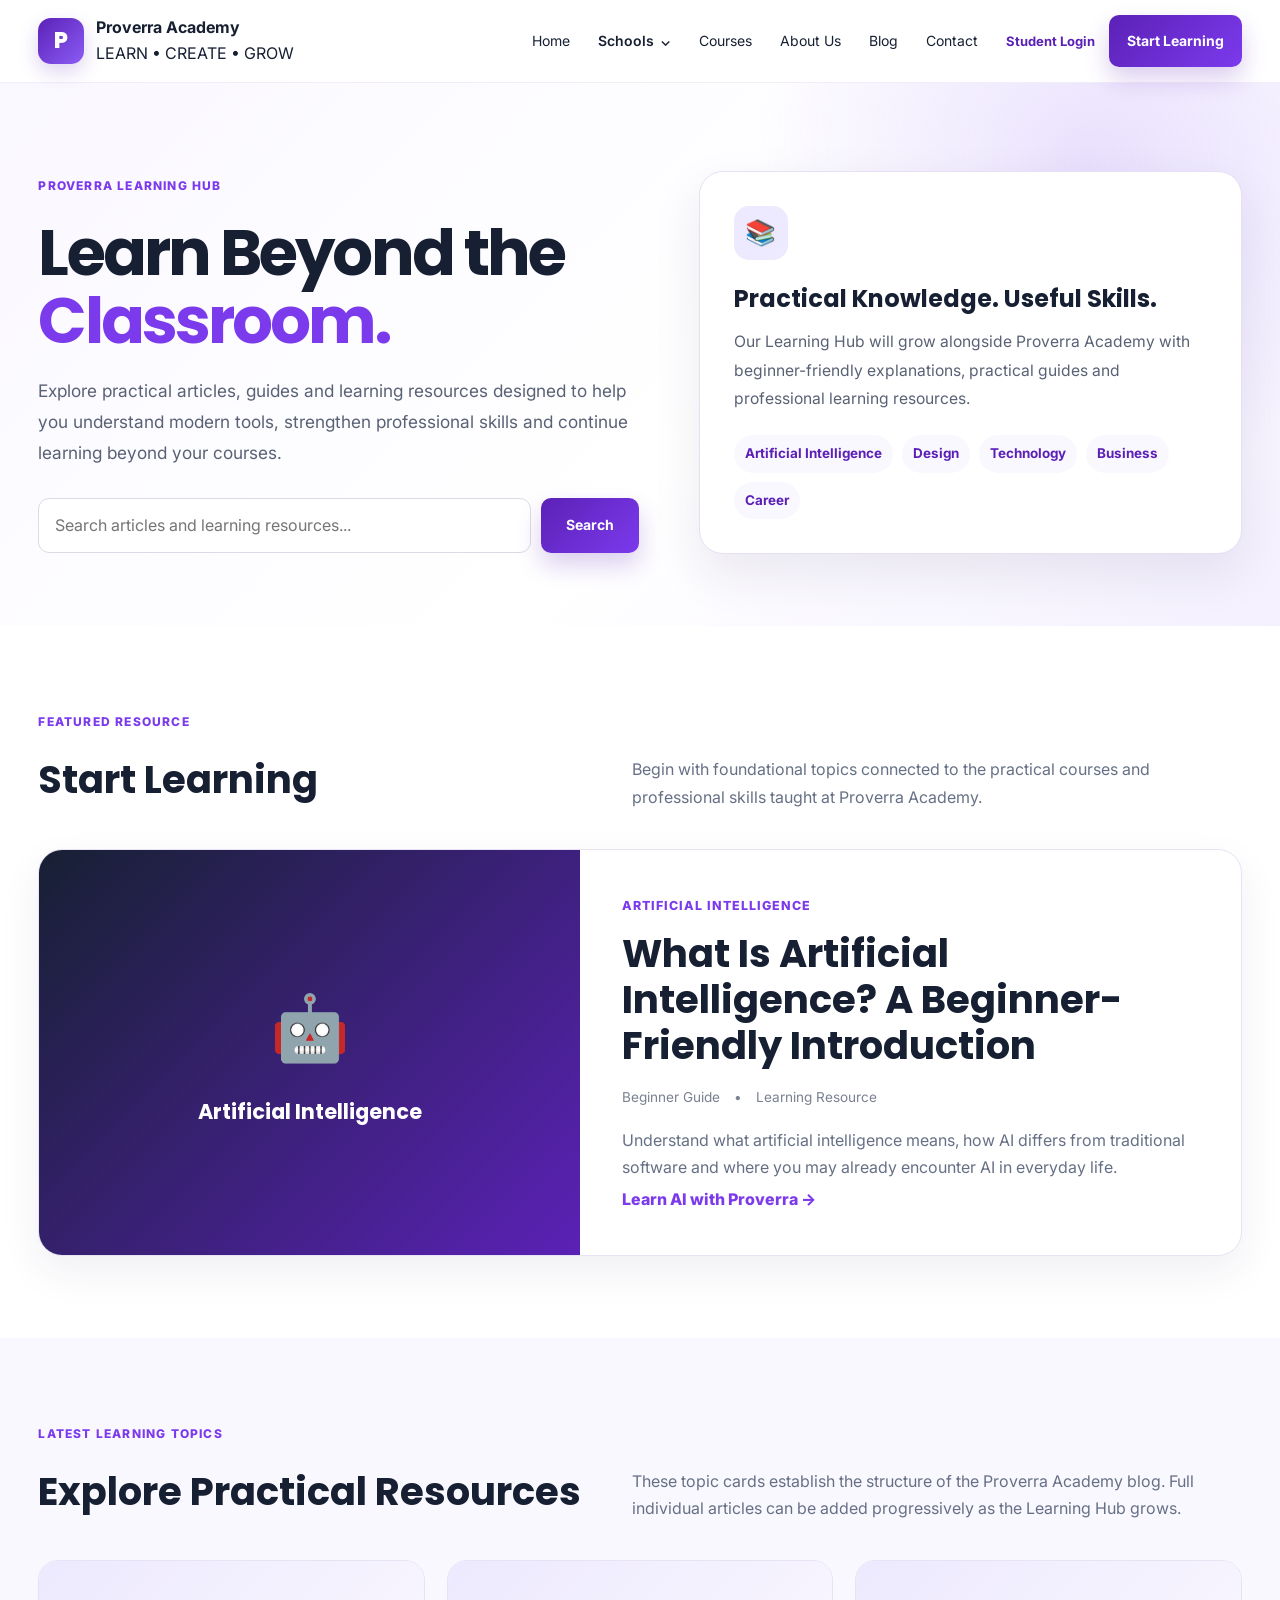
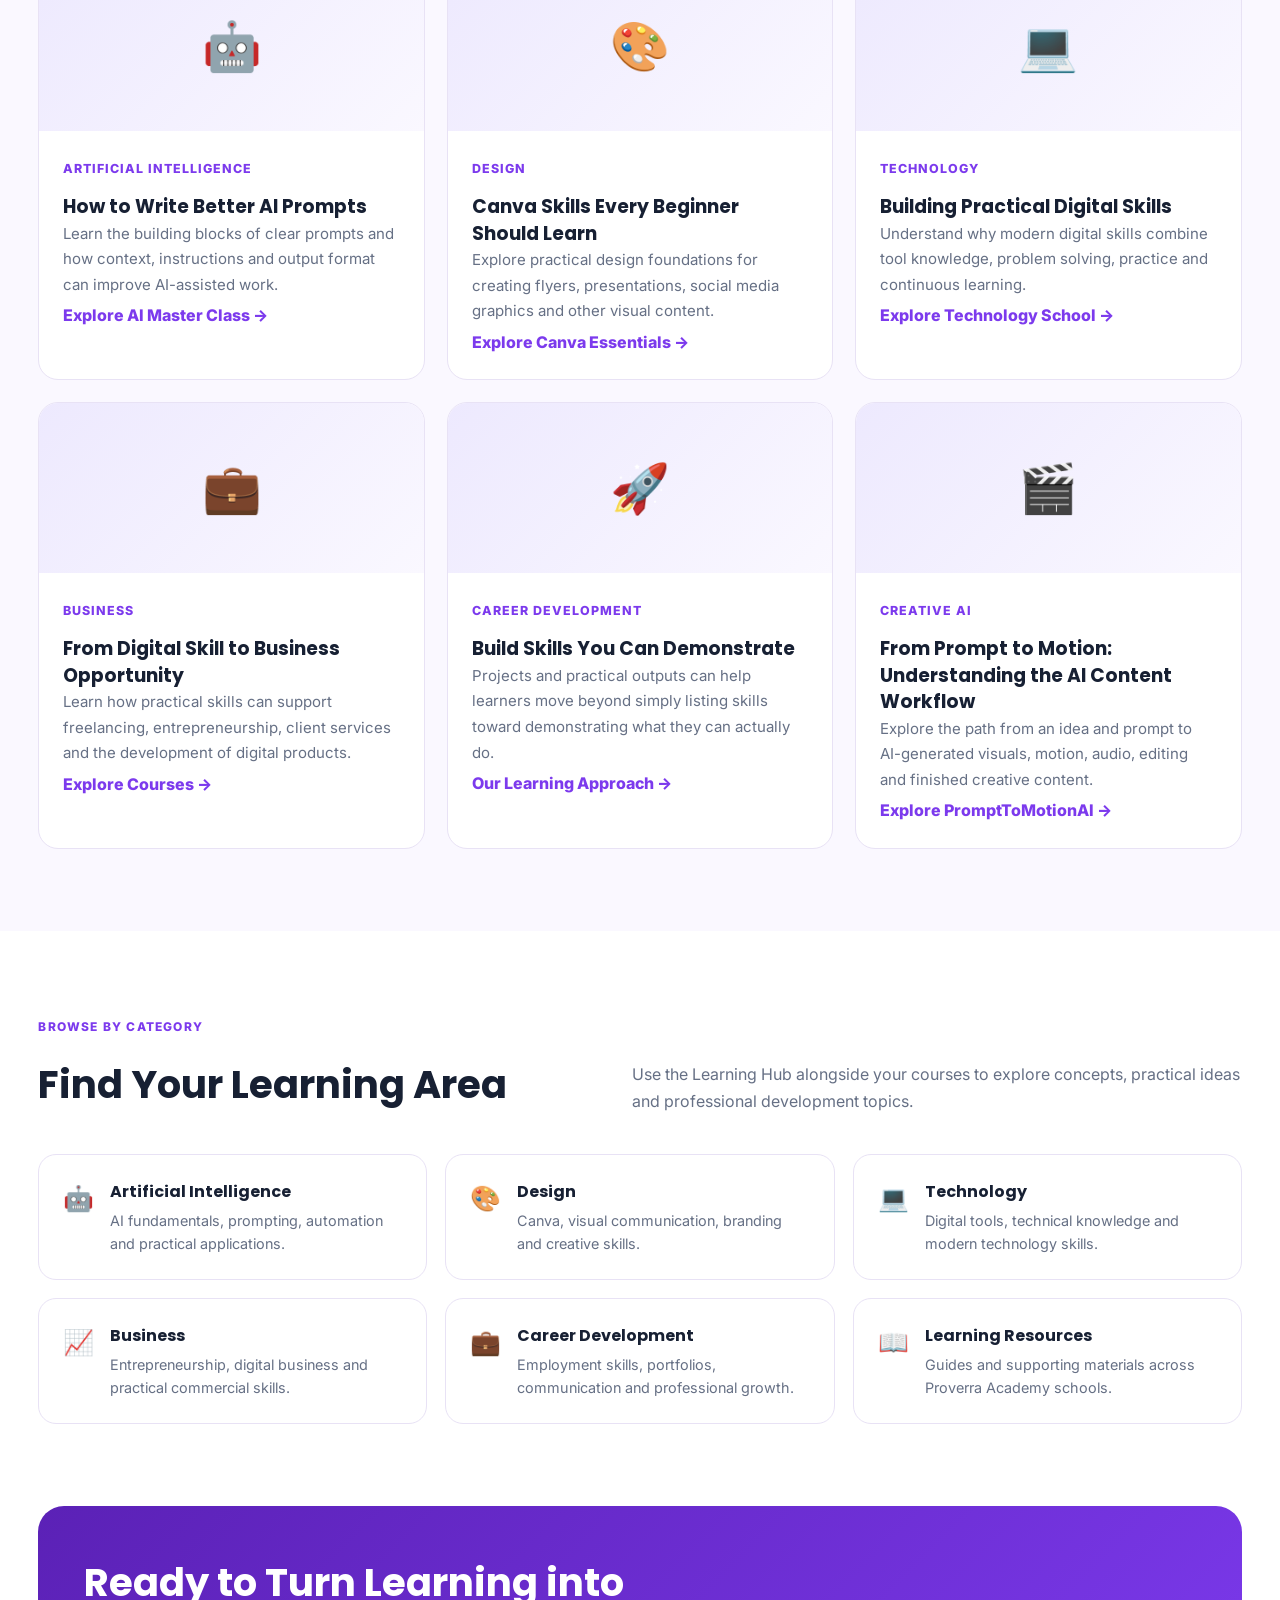
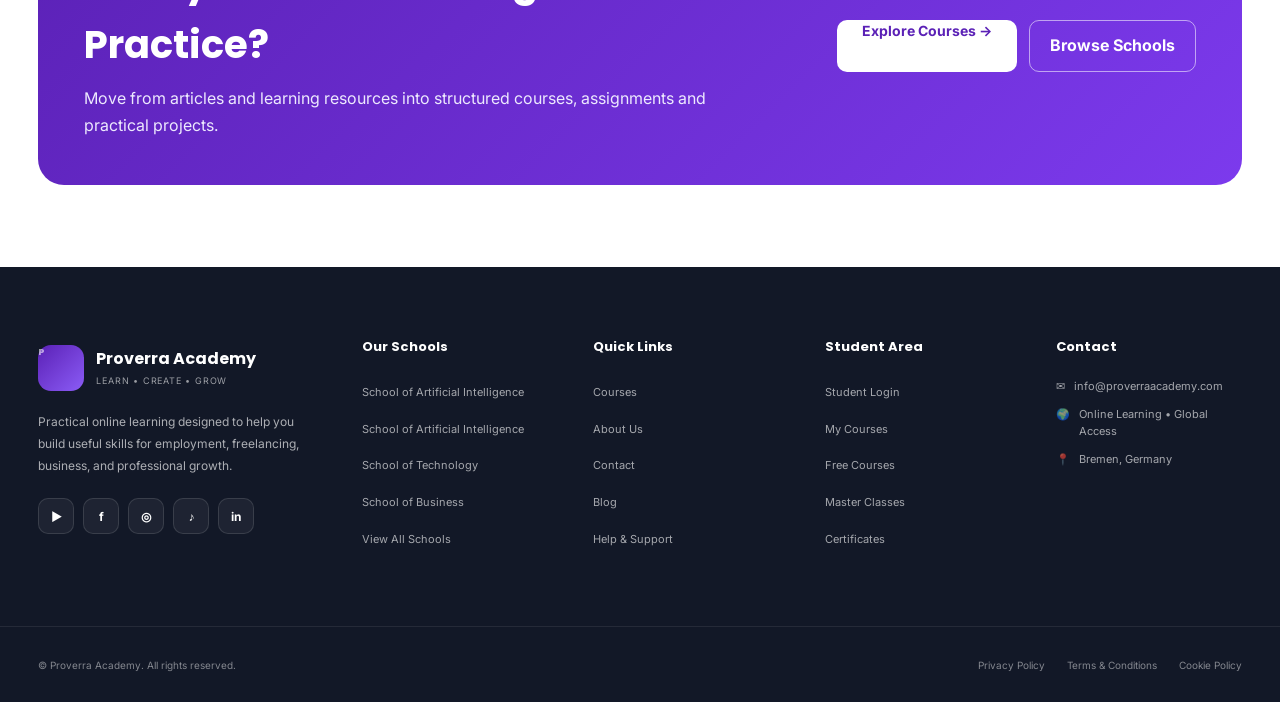
<file: blog.html>
<!DOCTYPE html>
<html lang="en">

<head>

    <meta charset="UTF-8">

    <meta
        name="viewport"
        content="width=device-width, initial-scale=1.0"
    >

    <meta name="description" content="Explore Proverra Academy articles, practical guides and learning resources on artificial intelligence, design, technology, business and professional development.">

    <title>Blog & Learning Resources | Proverra Academy</title>


    <!-- GOOGLE FONTS -->

    <link
        rel="preconnect"
        href="https://fonts.googleapis.com"
    >

    <link
        rel="preconnect"
        href="https://fonts.gstatic.com"
        crossorigin
    >

    <link
        href="https://fonts.googleapis.com/css2?family=Inter:wght@400;500;600;700;800&family=Poppins:wght@500;600;700;800&display=swap"
        rel="stylesheet"
    >


    <!-- MAIN CSS -->

    <link
        rel="stylesheet"
        href="assets/css/style.css"
    >





<style>
.blog-hero{padding:88px 0 72px;background:radial-gradient(circle at 85% 15%,rgba(139,92,246,.18),transparent 28%),linear-gradient(135deg,#faf8ff 0%,#fff 58%,#f4f0ff 100%)}
.blog-hero-grid{display:grid;grid-template-columns:1.05fr .95fr;gap:60px;align-items:center}
.blog-hero h1{margin:14px 0 20px;font-family:"Poppins",sans-serif;font-size:clamp(2.7rem,5vw,4.6rem);line-height:1.06;letter-spacing:-.045em;color:#172033}
.blog-hero h1 span{color:#7c3aed}.blog-hero p{max-width:720px;margin:0;color:#596174;font-size:1.08rem;line-height:1.8}
.blog-search{display:flex;gap:10px;margin-top:30px;max-width:650px}.blog-search input{flex:1;min-width:0;padding:14px 16px;border:1px solid #d9dce4;border-radius:11px;font:inherit;outline:none}.blog-search input:focus{border-color:#8b5cf6;box-shadow:0 0 0 3px rgba(139,92,246,.12)}.blog-search button{border:0;cursor:pointer}
.blog-hero-card{padding:34px;border:1px solid #e7e0f5;border-radius:24px;background:#fff;box-shadow:0 20px 50px rgba(48,34,82,.09)}
.blog-hero-card span{display:inline-grid;width:54px;height:54px;place-items:center;border-radius:15px;background:#ede9fe;font-size:1.55rem}.blog-hero-card h2{margin:20px 0 10px;font-family:"Poppins",sans-serif;color:#172033}.blog-hero-card p{font-size:.98rem}.blog-topics{display:flex;flex-wrap:wrap;gap:9px;margin-top:22px}.blog-topics a{padding:8px 11px;border-radius:999px;background:#faf8ff;color:#5b21b6;text-decoration:none;font-size:.84rem;font-weight:700}
.blog-section{padding:82px 0}.blog-section.alt{background:#faf8ff}.blog-heading{display:flex;justify-content:space-between;gap:30px;align-items:end;margin-bottom:38px}.blog-heading h2{margin:8px 0 0;font-family:"Poppins",sans-serif;color:#172033;font-size:clamp(2rem,3vw,2.8rem)}.blog-heading p{max-width:610px;margin:0;color:#667085;line-height:1.7}
.featured-post{display:grid;grid-template-columns:.9fr 1.1fr;overflow:hidden;border:1px solid #e8e2f5;border-radius:24px;background:#fff;box-shadow:0 16px 42px rgba(48,34,82,.07)}
.featured-visual{min-height:360px;display:grid;place-items:center;padding:38px;background:linear-gradient(135deg,#172033,#5b21b6);color:#fff;text-align:center}.featured-visual span{font-size:4rem}.featured-visual strong{display:block;margin-top:16px;font-family:"Poppins",sans-serif;font-size:1.3rem}
.featured-content{padding:42px}.post-category{display:inline-block;margin-bottom:15px;color:#7c3aed;font-size:.78rem;font-weight:800;letter-spacing:.08em;text-transform:uppercase}.featured-content h3,.post-card h3{margin:0;color:#172033;font-family:"Poppins",sans-serif}.featured-content h3{font-size:clamp(1.7rem,3vw,2.4rem);line-height:1.2}.featured-content p,.post-card p{color:#667085;line-height:1.7}.post-meta{display:flex;flex-wrap:wrap;gap:14px;margin:18px 0;color:#7a8190;font-size:.85rem}.read-link{display:inline-block;margin-top:6px;color:#7c3aed;text-decoration:none;font-weight:800}
.post-grid{display:grid;grid-template-columns:repeat(3,1fr);gap:22px}.post-card{overflow:hidden;border:1px solid #e8e2f5;border-radius:20px;background:#fff;transition:transform .2s ease,box-shadow .2s ease}.post-card:hover{transform:translateY(-4px);box-shadow:0 16px 34px rgba(48,34,82,.09)}.post-visual{height:170px;display:grid;place-items:center;background:linear-gradient(135deg,#ede9fe,#faf8ff);font-size:3rem}.post-body{padding:24px}.post-card h3{font-size:1.18rem;line-height:1.4}.post-card p{font-size:.94rem}
.category-grid{display:grid;grid-template-columns:repeat(3,1fr);gap:18px}.category-card{display:flex;gap:16px;padding:24px;border:1px solid #e8e2f5;border-radius:18px;background:#fff;text-decoration:none;color:inherit}.category-card>span{font-size:1.55rem}.category-card h3{margin:0 0 6px;color:#172033;font-family:"Poppins",sans-serif;font-size:1rem}.category-card p{margin:0;color:#667085;font-size:.9rem;line-height:1.55}
.blog-cta{padding:0 0 82px}.blog-cta-box{display:flex;justify-content:space-between;gap:38px;align-items:center;padding:46px;border-radius:26px;background:linear-gradient(135deg,#5b21b6,#7c3aed);color:#fff}.blog-cta-box h2{margin:0 0 10px;color:#fff;font-family:"Poppins",sans-serif;font-size:clamp(1.8rem,3vw,2.6rem)}.blog-cta-box p{max-width:650px;margin:0;color:#ede9fe;line-height:1.7}.blog-cta-actions{display:flex;flex-wrap:wrap;gap:12px;flex-shrink:0}.blog-secondary{display:inline-flex;min-height:48px;align-items:center;justify-content:center;padding:0 20px;border:1px solid rgba(255,255,255,.55);border-radius:10px;color:#fff;text-decoration:none;font-weight:700}
@media(max-width:950px){.blog-hero-grid,.featured-post{grid-template-columns:1fr}.post-grid,.category-grid{grid-template-columns:repeat(2,1fr)}.blog-cta-box{align-items:flex-start;flex-direction:column}}
@media(max-width:650px){.blog-hero,.blog-section{padding:62px 0}.blog-search{flex-direction:column}.blog-heading{align-items:flex-start;flex-direction:column}.post-grid,.category-grid{grid-template-columns:1fr}.featured-content{padding:27px}.featured-visual{min-height:260px}.blog-cta{padding-bottom:62px}.blog-cta-box{padding:30px}}
</style>
</head>
<body>
<header class="site-header">

    <div class="container header-inner">


        <!-- BRAND -->

        <a
            href="index.html"
            class="brand"
        >

            <div class="brand-mark">
                P
            </div>


            <div class="brand-text">

                <strong>
                    Proverra Academy
                </strong>

                <span>
                    LEARN • CREATE • GROW
                </span>

            </div>

        </a>



        <!-- NAVIGATION -->

        <nav class="main-nav">

            <a href="index.html">
                Home
            </a>


            <!-- SCHOOLS DROPDOWN -->

            <div class="nav-dropdown">

                <button
                    class="nav-dropdown-toggle"
                    type="button"
                    aria-expanded="false"
                >

                    Schools

                    <span class="dropdown-arrow">
                        ⌄
                    </span>

                </button>


                <div class="nav-dropdown-menu">

                    <a href="schools.html">

                        <span class="dropdown-icon">
                            🏫
                        </span>

                        <span>

                            <strong>
                                Explore All Schools
                            </strong>

                            <small>
                                Discover all Proverra Academy schools
                            </small>

                        </span>

                    </a>


                    <a href="schools.html#available">

                        <span class="dropdown-icon">
                            ✓
                        </span>

                        <span>

                            <strong>
                                Available Schools
                            </strong>

                            <small>
                                Schools currently offering courses
                            </small>

                        </span>

                    </a>


                    <a href="schools.html#development">

                        <span class="dropdown-icon">
                            🚀
                        </span>

                        <span>

                            <strong>
                                Schools Under Development
                            </strong>

                            <small>
                                Discover what's coming next
                            </small>

                        </span>

                    </a>

                </div>

            </div>


            <a
                href="courses.html"
            >
                Courses
            </a>


            <a href="about.html">
                About Us
            </a>


            <a href="blog.html" class="active">
                Blog
            </a>


            <a href="contact.html">
                Contact
            </a>

        </nav>



        <!-- HEADER ACTIONS -->

        <div class="header-actions">

            <a
                href="https://learn.proverraacademy.com"
                class="login-link"
            >
                Student Login
            </a>


            <a
                href="courses.html"
                class="btn btn-primary"
            >
                Start Learning
            </a>

        </div>



        <!-- MOBILE MENU -->

        <button
            class="menu-toggle"
            id="menuToggle"
            aria-label="Open navigation menu"
            aria-expanded="false"
        >

            <span></span>
            <span></span>
            <span></span>

        </button>

    </div>

</header>
<main>
<section class="blog-hero"><div class="container blog-hero-grid">
<div><span class="section-kicker">PROVERRA LEARNING HUB</span><h1>Learn Beyond the <span>Classroom.</span></h1><p>Explore practical articles, guides and learning resources designed to help you understand modern tools, strengthen professional skills and continue learning beyond your courses.</p>
<form class="blog-search" onsubmit="return false;"><input id="blogSearch" type="search" placeholder="Search articles and learning resources..." aria-label="Search blog"><button id="blogSearchButton" class="btn btn-primary" type="button">Search</button></form></div>
<div class="blog-hero-card"><span>📚</span><h2>Practical Knowledge. Useful Skills.</h2><p>Our Learning Hub will grow alongside Proverra Academy with beginner-friendly explanations, practical guides and professional learning resources.</p><div class="blog-topics"><a href="#ai">Artificial Intelligence</a><a href="#design">Design</a><a href="#technology">Technology</a><a href="#business">Business</a><a href="#career">Career</a></div></div>
</div></section>

<section class="blog-section"><div class="container">
<div class="blog-heading"><div><span class="section-kicker">FEATURED RESOURCE</span><h2>Start Learning</h2></div><p>Begin with foundational topics connected to the practical courses and professional skills taught at Proverra Academy.</p></div>
<article class="featured-post" data-blog-post>
<div class="featured-visual"><div><span>🤖</span><strong>Artificial Intelligence</strong></div></div>
<div class="featured-content"><span class="post-category">Artificial Intelligence</span><h3>What Is Artificial Intelligence? A Beginner-Friendly Introduction</h3><div class="post-meta"><span>Beginner Guide</span><span>•</span><span>Learning Resource</span></div><p>Understand what artificial intelligence means, how AI differs from traditional software and where you may already encounter AI in everyday life.</p><a class="read-link" href="course-ai-beginners.html">Learn AI with Proverra →</a></div>
</article></div></section>

<section class="blog-section alt"><div class="container">
<div class="blog-heading"><div><span class="section-kicker">LATEST LEARNING TOPICS</span><h2>Explore Practical Resources</h2></div><p>These topic cards establish the structure of the Proverra Academy blog. Full individual articles can be added progressively as the Learning Hub grows.</p></div>
<div class="post-grid" id="blogPostGrid">
<article class="post-card" id="ai" data-blog-post><div class="post-visual">🤖</div><div class="post-body"><span class="post-category">Artificial Intelligence</span><h3>How to Write Better AI Prompts</h3><p>Learn the building blocks of clear prompts and how context, instructions and output format can improve AI-assisted work.</p><a class="read-link" href="course-ai-masterclass.html">Explore AI Master Class →</a></div></article>
<article class="post-card" id="design" data-blog-post><div class="post-visual">🎨</div><div class="post-body"><span class="post-category">Design</span><h3>Canva Skills Every Beginner Should Learn</h3><p>Explore practical design foundations for creating flyers, presentations, social media graphics and other visual content.</p><a class="read-link" href="course-canva-essentials.html">Explore Canva Essentials →</a></div></article>
<article class="post-card" id="technology" data-blog-post><div class="post-visual">💻</div><div class="post-body"><span class="post-category">Technology</span><h3>Building Practical Digital Skills</h3><p>Understand why modern digital skills combine tool knowledge, problem solving, practice and continuous learning.</p><a class="read-link" href="schools.html#development">Explore Technology School →</a></div></article>
<article class="post-card" id="business" data-blog-post><div class="post-visual">💼</div><div class="post-body"><span class="post-category">Business</span><h3>From Digital Skill to Business Opportunity</h3><p>Learn how practical skills can support freelancing, entrepreneurship, client services and the development of digital products.</p><a class="read-link" href="courses.html">Explore Courses →</a></div></article>
<article class="post-card" id="career" data-blog-post><div class="post-visual">🚀</div><div class="post-body"><span class="post-category">Career Development</span><h3>Build Skills You Can Demonstrate</h3><p>Projects and practical outputs can help learners move beyond simply listing skills toward demonstrating what they can actually do.</p><a class="read-link" href="about.html">Our Learning Approach →</a></div></article>
<article class="post-card" data-blog-post><div class="post-visual">🎬</div><div class="post-body"><span class="post-category">Creative AI</span><h3>From Prompt to Motion: Understanding the AI Content Workflow</h3><p>Explore the path from an idea and prompt to AI-generated visuals, motion, audio, editing and finished creative content.</p><a class="read-link" href="course-prompttomotion.html">Explore PromptToMotionAI →</a></div></article>
</div>
<p id="blogNoResults" style="display:none;text-align:center;margin-top:32px;color:#667085;">No matching learning resources found.</p>
</div></section>

<section class="blog-section"><div class="container">
<div class="blog-heading"><div><span class="section-kicker">BROWSE BY CATEGORY</span><h2>Find Your Learning Area</h2></div><p>Use the Learning Hub alongside your courses to explore concepts, practical ideas and professional development topics.</p></div>
<div class="category-grid">
<a class="category-card" href="#ai"><span>🤖</span><div><h3>Artificial Intelligence</h3><p>AI fundamentals, prompting, automation and practical applications.</p></div></a>
<a class="category-card" href="#design"><span>🎨</span><div><h3>Design</h3><p>Canva, visual communication, branding and creative skills.</p></div></a>
<a class="category-card" href="#technology"><span>💻</span><div><h3>Technology</h3><p>Digital tools, technical knowledge and modern technology skills.</p></div></a>
<a class="category-card" href="#business"><span>📈</span><div><h3>Business</h3><p>Entrepreneurship, digital business and practical commercial skills.</p></div></a>
<a class="category-card" href="#career"><span>💼</span><div><h3>Career Development</h3><p>Employment skills, portfolios, communication and professional growth.</p></div></a>
<a class="category-card" href="schools.html"><span>📖</span><div><h3>Learning Resources</h3><p>Guides and supporting materials across Proverra Academy schools.</p></div></a>
</div></div></section>

<section class="blog-cta"><div class="container"><div class="blog-cta-box"><div><h2>Ready to Turn Learning into Practice?</h2><p>Move from articles and learning resources into structured courses, assignments and practical projects.</p></div><div class="blog-cta-actions"><a href="courses.html" class="btn course-enroll-primary">Explore Courses →</a><a href="schools.html" class="blog-secondary">Browse Schools</a></div></div></div></section>
</main>
<footer class="site-footer">

        <div class="container footer-grid">

            <!-- BRAND -->
            <div class="footer-brand">

                <a href="index.html" class="footer-logo">
                    <span class="footer-logo-mark">P</span>

                    <div>
                        <strong>Proverra Academy</strong>
                        <span>Learn • Create • Grow</span>
                    </div>
                </a>

                <p class="footer-description">
                    Practical online learning designed to help you build useful skills
                    for employment, freelancing, business, and professional growth.
                </p>

                <div class="footer-socials">

                    <a href="#" aria-label="YouTube">▶</a>
                    <a href="#" aria-label="Facebook">f</a>
                    <a href="#" aria-label="Instagram">◎</a>
                    <a href="#" aria-label="TikTok">♪</a>
                    <a href="#" aria-label="LinkedIn">in</a>

                </div>

            </div>


            <!-- SCHOOLS -->
            <div class="footer-column">

                <h3>Our Schools</h3>

                <ul>
                    <li>
                        <a href="schools.html#design">
                            School of Artificial Intelligence
                        </a>
                    </li>

                    <li>
                        <a href="schools.html#ai">
                            School of Artificial Intelligence
                        </a>
                    </li>

                    <li>
                        <a href="schools.html#technology">
                            School of Technology
                        </a>
                    </li>

                    <li>
                        <a href="schools.html#business">
                            School of Business
                        </a>
                    </li>

                    <li>
                        <a href="schools.html">
                            View All Schools
                        </a>
                    </li>
                </ul>

            </div>


            <!-- QUICK LINKS -->
            <div class="footer-column">

                <h3>Quick Links</h3>

                <ul>
                    <li>
                        <a href="courses.html">
                            Courses
                        </a>
                    </li>

                    <li>
                        <a href="about.html">
                            About Us
                        </a>
                    </li>

                    <li>
                        <a href="contact.html">
                            Contact
                        </a>
                    </li>

                    <li>
                        <a href="blog.html">
                            Blog
                        </a>
                    </li>

                    <li>
                        <a href="contact.html">
                            Help & Support
                        </a>
                    </li>
                </ul>

            </div>


            <!-- STUDENT -->
            <div class="footer-column">

                <h3>Student Area</h3>

                <ul>
                    <li>
                        <a href="https://learn.proverraacademy.com">
                            Student Login
                        </a>
                    </li>

                    <li>
                        <a href="https://learn.proverraacademy.com">
                            My Courses
                        </a>
                    </li>

                    <li>
                        <a href="courses.html">
                            Free Courses
                        </a>
                    </li>

                    <li>
                        <a href="courses.html">
                            Master Classes
                        </a>
                    </li>

                    <li>
                        <a href="#">
                            Certificates
                        </a>
                    </li>
                </ul>

            </div>


            <!-- CONTACT -->
            <div class="footer-column footer-contact">

                <h3>Contact</h3>

                <ul>

                    <li>
                        <span>✉</span>

                        <a href="mailto:info@proverraacademy.com">
                            info@proverraacademy.com
                        </a>
                    </li>

                    <li>
                        <span>🌍</span>

                        <span>
                            Online Learning • Global Access
                        </span>
                    </li>

                    <li>
                        <span>📍</span>

                        <span>
                            Bremen, Germany
                        </span>
                    </li>

                </ul>

            </div>

        </div>


        <!-- BOTTOM FOOTER -->

        <div class="footer-bottom">

            <div class="container footer-bottom-inner">

                <p>
                    © <span id="current-year"></span>
                    Proverra Academy. All rights reserved.
                </p>


                <div class="footer-legal">

                    <a href="#">
                        Privacy Policy
                    </a>

                    <a href="#">
                        Terms & Conditions
                    </a>

                    <a href="#">
                        Cookie Policy
                    </a>

                </div>

            </div>

        </div>

    </footer>
<script src="assets/js/main.js"></script>
<script>
document.addEventListener("DOMContentLoaded", function () {
    const input = document.getElementById("blogSearch");
    const button = document.getElementById("blogSearchButton");
    const posts = Array.from(document.querySelectorAll("[data-blog-post]"));
    const noResults = document.getElementById("blogNoResults");
    function filterBlog() {
        const q = (input?.value || "").trim().toLowerCase();
        let visible = 0;
        posts.forEach(post => {
            const match = !q || post.textContent.toLowerCase().includes(q);
            post.style.display = match ? "" : "none";
            if (match) visible++;
        });
        if (noResults) noResults.style.display = visible ? "none" : "block";
    }
    button?.addEventListener("click", filterBlog);
    input?.addEventListener("input", filterBlog);
});
</script>
</body>
</html>
</file>
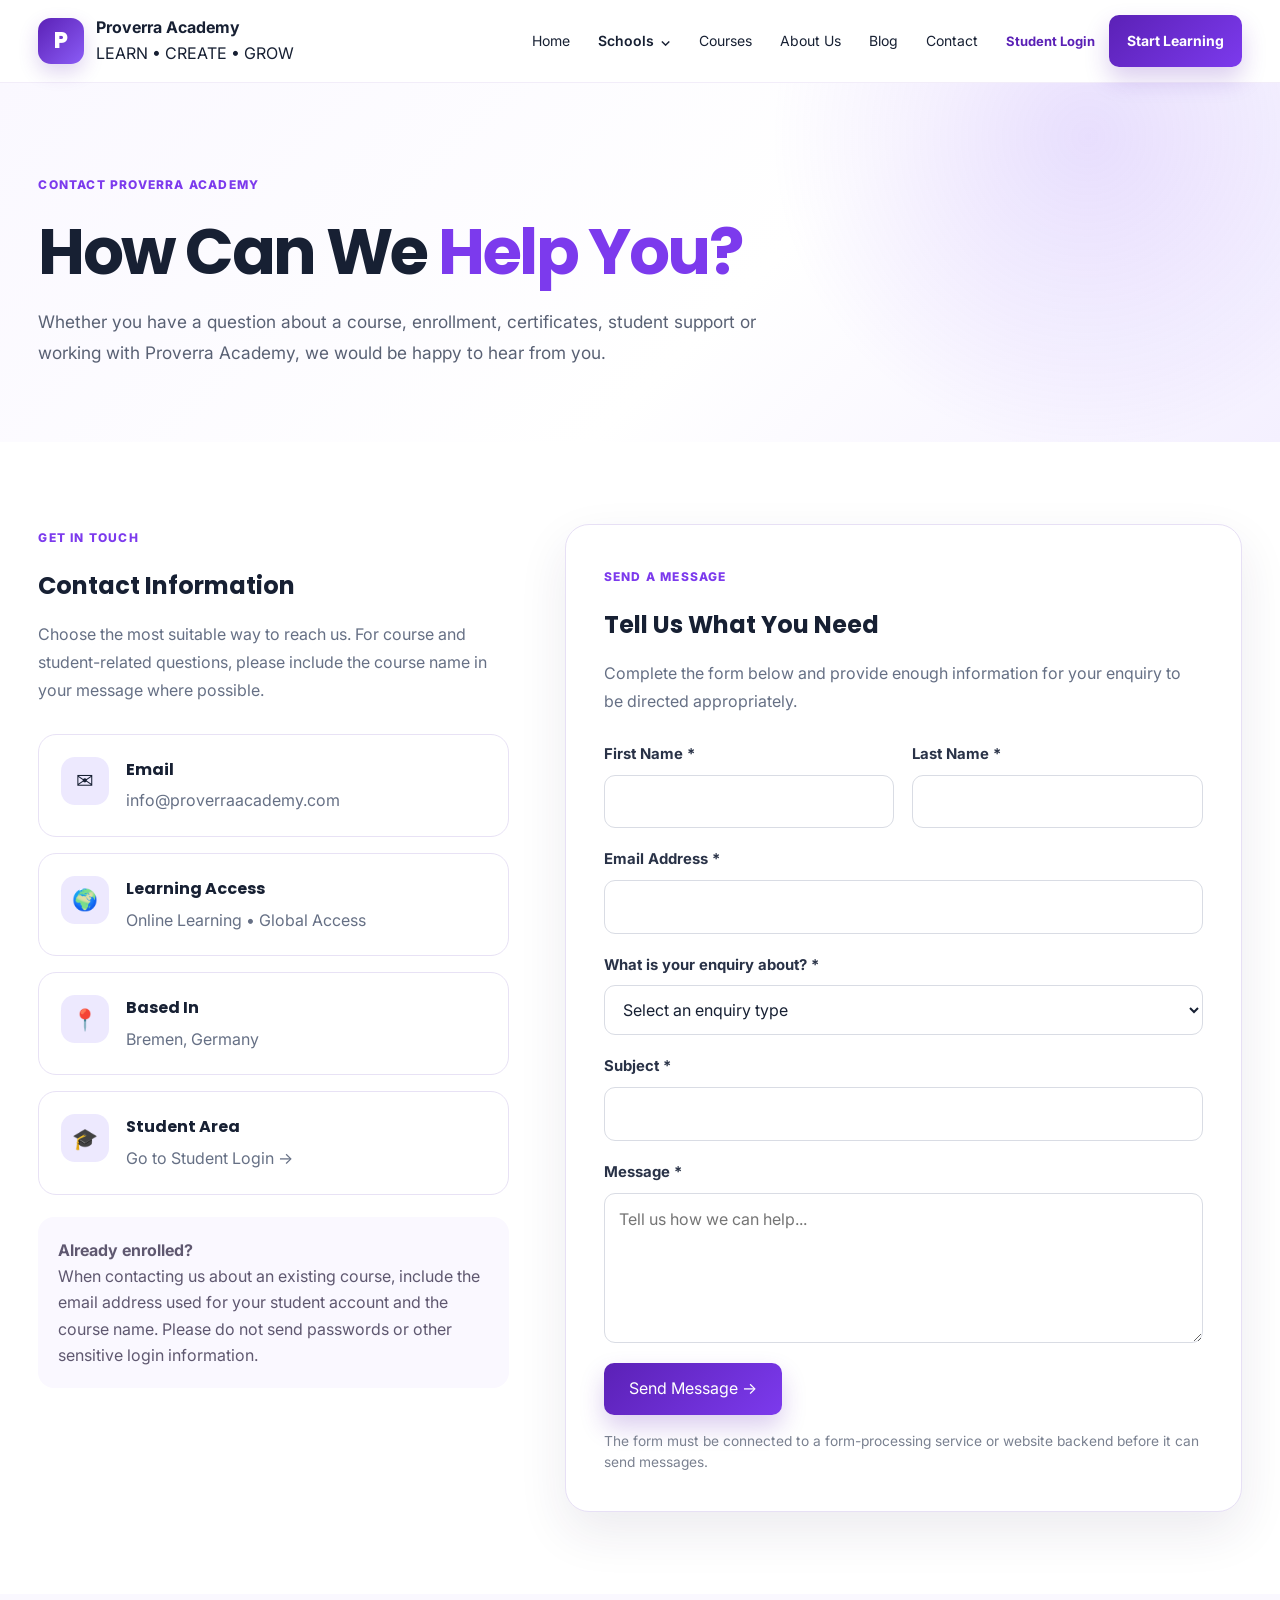
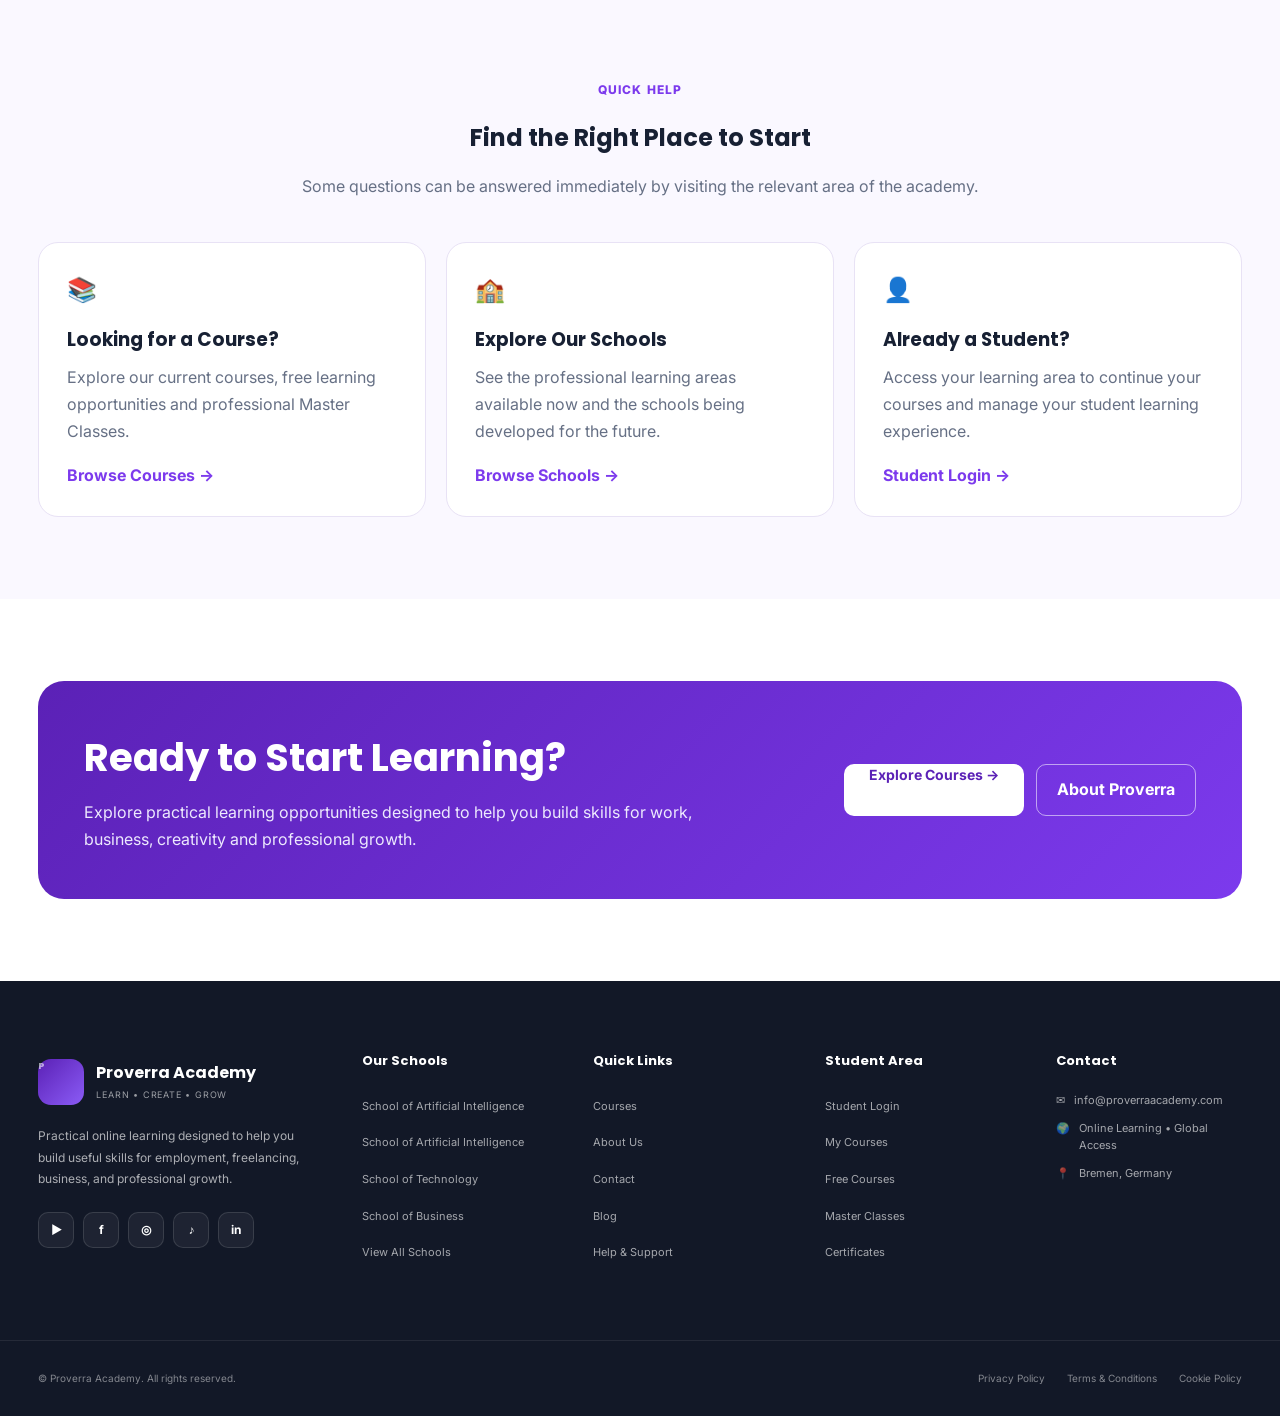
<file: contact.html>
<!DOCTYPE html>
<html lang="en">

<head>

    <meta charset="UTF-8">

    <meta
        name="viewport"
        content="width=device-width, initial-scale=1.0"
    >

    <meta name="description" content="Contact Proverra Academy for course enquiries, student support, certificates, partnerships and general information.">

    <title>Contact Us | Proverra Academy</title>


    <!-- GOOGLE FONTS -->

    <link
        rel="preconnect"
        href="https://fonts.googleapis.com"
    >

    <link
        rel="preconnect"
        href="https://fonts.gstatic.com"
        crossorigin
    >

    <link
        href="https://fonts.googleapis.com/css2?family=Inter:wght@400;500;600;700;800&family=Poppins:wght@500;600;700;800&display=swap"
        rel="stylesheet"
    >


    <!-- MAIN CSS -->

    <link
        rel="stylesheet"
        href="assets/css/style.css"
    >




<style>
.contact-hero{padding:88px 0 74px;background:radial-gradient(circle at 85% 15%,rgba(139,92,246,.18),transparent 28%),linear-gradient(135deg,#faf8ff 0%,#fff 58%,#f4f0ff 100%)}.contact-hero-inner{max-width:850px}.contact-hero h1{margin:14px 0 20px;font-family:"Poppins",sans-serif;font-size:clamp(2.6rem,5vw,4.5rem);line-height:1.06;letter-spacing:-.04em;color:#172033}.contact-hero h1 span{color:#7c3aed}.contact-hero p{max-width:760px;margin:0;color:#596174;font-size:1.08rem;line-height:1.8}.contact-main{padding:82px 0}.contact-layout{display:grid;grid-template-columns:.82fr 1.18fr;gap:56px;align-items:start}.contact-info h2,.contact-form-card h2,.contact-faq-heading h2{margin:10px 0 14px;font-family:"Poppins",sans-serif;color:#172033}.contact-info>p,.contact-form-card>p,.contact-faq-heading p{color:#667085;line-height:1.75}.contact-cards{display:grid;gap:16px;margin-top:30px}.contact-info-card{display:flex;gap:17px;padding:22px;border:1px solid #e8e2f5;border-radius:18px;background:#fff}.contact-info-icon{display:grid;width:48px;height:48px;flex:0 0 48px;place-items:center;border-radius:14px;background:#ede9fe;font-size:1.3rem}.contact-info-card h3{margin:0 0 6px;color:#172033;font-family:"Poppins",sans-serif;font-size:1rem}.contact-info-card p,.contact-info-card a{margin:0;color:#667085;line-height:1.6;text-decoration:none}.contact-info-card a:hover{color:#7c3aed}.contact-note{margin-top:22px;padding:20px;border-radius:16px;background:#faf8ff;color:#5f5870;line-height:1.65}.contact-form-card{padding:38px;border:1px solid #e7e0f5;border-radius:24px;background:#fff;box-shadow:0 20px 50px rgba(48,34,82,.09)}.contact-form{display:grid;gap:20px;margin-top:28px}.contact-form-row{display:grid;grid-template-columns:1fr 1fr;gap:18px}.contact-field{display:grid;gap:8px}.contact-field label{color:#293247;font-weight:700;font-size:.93rem}.contact-field input,.contact-field select,.contact-field textarea{width:100%;box-sizing:border-box;border:1px solid #d9dce4;border-radius:11px;background:#fff;padding:13px 14px;font:inherit;color:#172033;outline:none}.contact-field input:focus,.contact-field select:focus,.contact-field textarea:focus{border-color:#8b5cf6;box-shadow:0 0 0 3px rgba(139,92,246,.12)}.contact-field textarea{min-height:150px;resize:vertical}.contact-submit{justify-self:start;border:0;cursor:pointer;font:inherit}.contact-form-note{margin:-4px 0 0;color:#7a8190;font-size:.86rem;line-height:1.55}.contact-help{padding:82px 0;background:#faf8ff}.contact-faq-heading{max-width:720px;margin:0 auto 42px;text-align:center}.contact-help-grid{display:grid;grid-template-columns:repeat(3,1fr);gap:20px}.contact-help-card{padding:28px;border:1px solid #e8e2f5;border-radius:20px;background:#fff}.contact-help-card span{font-size:1.5rem}.contact-help-card h3{margin:16px 0 9px;color:#172033;font-family:"Poppins",sans-serif}.contact-help-card p{margin:0;color:#667085;line-height:1.7}.contact-help-card a{display:inline-block;margin-top:17px;color:#7c3aed;font-weight:700;text-decoration:none}.contact-cta{padding:82px 0}.contact-cta-box{display:flex;justify-content:space-between;gap:38px;align-items:center;padding:46px;border-radius:26px;background:linear-gradient(135deg,#5b21b6,#7c3aed);color:#fff}.contact-cta-box h2{margin:0 0 10px;color:#fff;font-family:"Poppins",sans-serif;font-size:clamp(1.8rem,3vw,2.6rem)}.contact-cta-box p{max-width:650px;margin:0;color:#ede9fe;line-height:1.7}.contact-cta-actions{display:flex;flex-wrap:wrap;gap:12px;flex-shrink:0}.contact-secondary{display:inline-flex;min-height:48px;align-items:center;justify-content:center;padding:0 20px;border:1px solid rgba(255,255,255,.55);border-radius:10px;color:#fff;text-decoration:none;font-weight:700}@media(max-width:900px){.contact-layout{grid-template-columns:1fr}.contact-help-grid{grid-template-columns:1fr}.contact-cta-box{align-items:flex-start;flex-direction:column}}@media(max-width:650px){.contact-hero,.contact-main,.contact-help,.contact-cta{padding:62px 0}.contact-form-card{padding:25px}.contact-form-row{grid-template-columns:1fr}.contact-cta-box{padding:30px}}
</style>
</head>
<body>
<header class="site-header">

    <div class="container header-inner">


        <!-- BRAND -->

        <a
            href="index.html"
            class="brand"
        >

            <div class="brand-mark">
                P
            </div>


            <div class="brand-text">

                <strong>
                    Proverra Academy
                </strong>

                <span>
                    LEARN • CREATE • GROW
                </span>

            </div>

        </a>



        <!-- NAVIGATION -->

        <nav class="main-nav">

            <a href="index.html">
                Home
            </a>


            <!-- SCHOOLS DROPDOWN -->

            <div class="nav-dropdown">

                <button
                    class="nav-dropdown-toggle"
                    type="button"
                    aria-expanded="false"
                >

                    Schools

                    <span class="dropdown-arrow">
                        ⌄
                    </span>

                </button>


                <div class="nav-dropdown-menu">

                    <a href="schools.html">

                        <span class="dropdown-icon">
                            🏫
                        </span>

                        <span>

                            <strong>
                                Explore All Schools
                            </strong>

                            <small>
                                Discover all Proverra Academy schools
                            </small>

                        </span>

                    </a>


                    <a href="schools.html#available">

                        <span class="dropdown-icon">
                            ✓
                        </span>

                        <span>

                            <strong>
                                Available Schools
                            </strong>

                            <small>
                                Schools currently offering courses
                            </small>

                        </span>

                    </a>


                    <a href="schools.html#development">

                        <span class="dropdown-icon">
                            🚀
                        </span>

                        <span>

                            <strong>
                                Schools Under Development
                            </strong>

                            <small>
                                Discover what's coming next
                            </small>

                        </span>

                    </a>

                </div>

            </div>


            <a
                href="courses.html"
            >
                Courses
            </a>


            <a href="about.html">
                About Us
            </a>


            <a href="blog.html">
                Blog
            </a>


            <a href="contact.html" class="active">
                Contact
            </a>

        </nav>



        <!-- HEADER ACTIONS -->

        <div class="header-actions">

            <a
                href="https://learn.proverraacademy.com"
                class="login-link"
            >
                Student Login
            </a>


            <a
                href="courses.html"
                class="btn btn-primary"
            >
                Start Learning
            </a>

        </div>



        <!-- MOBILE MENU -->

        <button
            class="menu-toggle"
            id="menuToggle"
            aria-label="Open navigation menu"
            aria-expanded="false"
        >

            <span></span>
            <span></span>
            <span></span>

        </button>

    </div>

</header>
<main>
<section class="contact-hero"><div class="container"><div class="contact-hero-inner"><span class="section-kicker">CONTACT PROVERRA ACADEMY</span><h1>How Can We <span>Help You?</span></h1><p>Whether you have a question about a course, enrollment, certificates, student support or working with Proverra Academy, we would be happy to hear from you.</p></div></div></section>
<section class="contact-main"><div class="container contact-layout">
<div class="contact-info"><span class="section-kicker">GET IN TOUCH</span><h2>Contact Information</h2><p>Choose the most suitable way to reach us. For course and student-related questions, please include the course name in your message where possible.</p>
<div class="contact-cards">
<div class="contact-info-card"><span class="contact-info-icon">✉</span><div><h3>Email</h3><a href="mailto:info@proverraacademy.com">info@proverraacademy.com</a></div></div>
<div class="contact-info-card"><span class="contact-info-icon">🌍</span><div><h3>Learning Access</h3><p>Online Learning • Global Access</p></div></div>
<div class="contact-info-card"><span class="contact-info-icon">📍</span><div><h3>Based In</h3><p>Bremen, Germany</p></div></div>
<div class="contact-info-card"><span class="contact-info-icon">🎓</span><div><h3>Student Area</h3><a href="https://learn.proverraacademy.com">Go to Student Login →</a></div></div>
</div><div class="contact-note"><strong>Already enrolled?</strong><br>When contacting us about an existing course, include the email address used for your student account and the course name. Please do not send passwords or other sensitive login information.</div></div>
<div class="contact-form-card"><span class="section-kicker">SEND A MESSAGE</span><h2>Tell Us What You Need</h2><p>Complete the form below and provide enough information for your enquiry to be directed appropriately.</p>
<form class="contact-form" action="#" method="post">
<div class="contact-form-row"><div class="contact-field"><label for="firstName">First Name *</label><input id="firstName" name="firstName" type="text" autocomplete="given-name" required></div><div class="contact-field"><label for="lastName">Last Name *</label><input id="lastName" name="lastName" type="text" autocomplete="family-name" required></div></div>
<div class="contact-field"><label for="email">Email Address *</label><input id="email" name="email" type="email" autocomplete="email" required></div>
<div class="contact-field"><label for="enquiry">What is your enquiry about? *</label><select id="enquiry" name="enquiry" required><option value="">Select an enquiry type</option><option>Course Information</option><option>Enrollment</option><option>Student Support</option><option>Certificates</option><option>Master Classes</option><option>Partnership / Collaboration</option><option>Technical Support</option><option>General Enquiry</option></select></div>
<div class="contact-field"><label for="subject">Subject *</label><input id="subject" name="subject" type="text" required></div>
<div class="contact-field"><label for="message">Message *</label><textarea id="message" name="message" required placeholder="Tell us how we can help..."></textarea></div>
<button type="submit" class="btn btn-primary contact-submit">Send Message →</button>
<p class="contact-form-note">The form must be connected to a form-processing service or website backend before it can send messages.</p>
</form></div></div></section>
<section class="contact-help"><div class="container"><div class="contact-faq-heading"><span class="section-kicker">QUICK HELP</span><h2>Find the Right Place to Start</h2><p>Some questions can be answered immediately by visiting the relevant area of the academy.</p></div><div class="contact-help-grid">
<article class="contact-help-card"><span>📚</span><h3>Looking for a Course?</h3><p>Explore our current courses, free learning opportunities and professional Master Classes.</p><a href="courses.html">Browse Courses →</a></article>
<article class="contact-help-card"><span>🏫</span><h3>Explore Our Schools</h3><p>See the professional learning areas available now and the schools being developed for the future.</p><a href="schools.html">Browse Schools →</a></article>
<article class="contact-help-card"><span>👤</span><h3>Already a Student?</h3><p>Access your learning area to continue your courses and manage your student learning experience.</p><a href="https://learn.proverraacademy.com">Student Login →</a></article>
</div></div></section>
<section class="contact-cta"><div class="container"><div class="contact-cta-box"><div><h2>Ready to Start Learning?</h2><p>Explore practical learning opportunities designed to help you build skills for work, business, creativity and professional growth.</p></div><div class="contact-cta-actions"><a href="courses.html" class="btn course-enroll-primary">Explore Courses →</a><a href="about.html" class="contact-secondary">About Proverra</a></div></div></div></section>
</main>
<footer class="site-footer">

        <div class="container footer-grid">

            <!-- BRAND -->
            <div class="footer-brand">

                <a href="index.html" class="footer-logo">
                    <span class="footer-logo-mark">P</span>

                    <div>
                        <strong>Proverra Academy</strong>
                        <span>Learn • Create • Grow</span>
                    </div>
                </a>

                <p class="footer-description">
                    Practical online learning designed to help you build useful skills
                    for employment, freelancing, business, and professional growth.
                </p>

                <div class="footer-socials">

                    <a href="#" aria-label="YouTube">▶</a>
                    <a href="#" aria-label="Facebook">f</a>
                    <a href="#" aria-label="Instagram">◎</a>
                    <a href="#" aria-label="TikTok">♪</a>
                    <a href="#" aria-label="LinkedIn">in</a>

                </div>

            </div>


            <!-- SCHOOLS -->
            <div class="footer-column">

                <h3>Our Schools</h3>

                <ul>
                    <li>
                        <a href="schools.html#design">
                            School of Artificial Intelligence
                        </a>
                    </li>

                    <li>
                        <a href="schools.html#ai">
                            School of Artificial Intelligence
                        </a>
                    </li>

                    <li>
                        <a href="schools.html#technology">
                            School of Technology
                        </a>
                    </li>

                    <li>
                        <a href="schools.html#business">
                            School of Business
                        </a>
                    </li>

                    <li>
                        <a href="schools.html">
                            View All Schools
                        </a>
                    </li>
                </ul>

            </div>


            <!-- QUICK LINKS -->
            <div class="footer-column">

                <h3>Quick Links</h3>

                <ul>
                    <li>
                        <a href="courses.html">
                            Courses
                        </a>
                    </li>

                    <li>
                        <a href="about.html">
                            About Us
                        </a>
                    </li>

                    <li>
                        <a href="contact.html">
                            Contact
                        </a>
                    </li>

                    <li>
                        <a href="blog.html">
                            Blog
                        </a>
                    </li>

                    <li>
                        <a href="contact.html">
                            Help & Support
                        </a>
                    </li>
                </ul>

            </div>


            <!-- STUDENT -->
            <div class="footer-column">

                <h3>Student Area</h3>

                <ul>
                    <li>
                        <a href="https://learn.proverraacademy.com">
                            Student Login
                        </a>
                    </li>

                    <li>
                        <a href="https://learn.proverraacademy.com">
                            My Courses
                        </a>
                    </li>

                    <li>
                        <a href="courses.html">
                            Free Courses
                        </a>
                    </li>

                    <li>
                        <a href="courses.html">
                            Master Classes
                        </a>
                    </li>

                    <li>
                        <a href="#">
                            Certificates
                        </a>
                    </li>
                </ul>

            </div>


            <!-- CONTACT -->
            <div class="footer-column footer-contact">

                <h3>Contact</h3>

                <ul>

                    <li>
                        <span>✉</span>

                        <a href="mailto:info@proverraacademy.com">
                            info@proverraacademy.com
                        </a>
                    </li>

                    <li>
                        <span>🌍</span>

                        <span>
                            Online Learning • Global Access
                        </span>
                    </li>

                    <li>
                        <span>📍</span>

                        <span>
                            Bremen, Germany
                        </span>
                    </li>

                </ul>

            </div>

        </div>


        <!-- BOTTOM FOOTER -->

        <div class="footer-bottom">

            <div class="container footer-bottom-inner">

                <p>
                    © <span id="current-year"></span>
                    Proverra Academy. All rights reserved.
                </p>


                <div class="footer-legal">

                    <a href="#">
                        Privacy Policy
                    </a>

                    <a href="#">
                        Terms & Conditions
                    </a>

                    <a href="#">
                        Cookie Policy
                    </a>

                </div>

            </div>

        </div>

    </footer>
<script src="assets/js/main.js"></script>
</body>
</html>
</file>
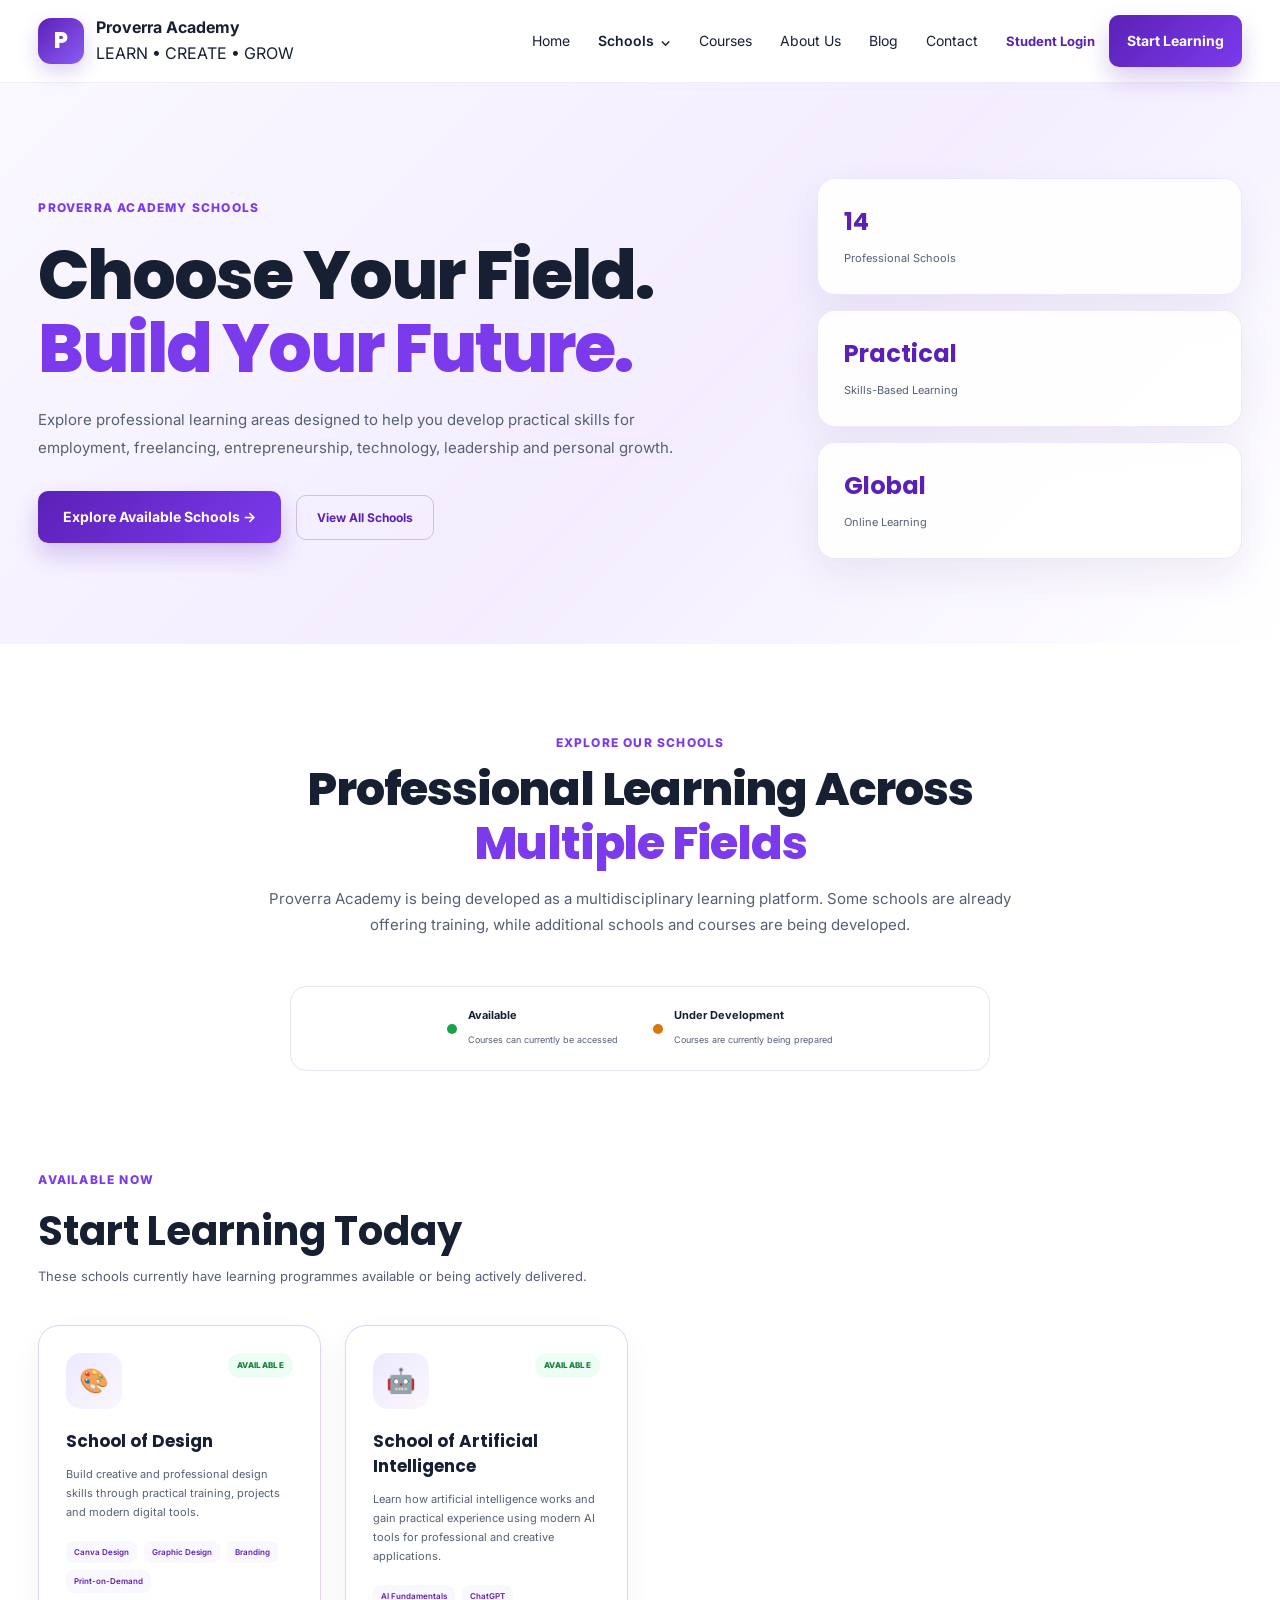
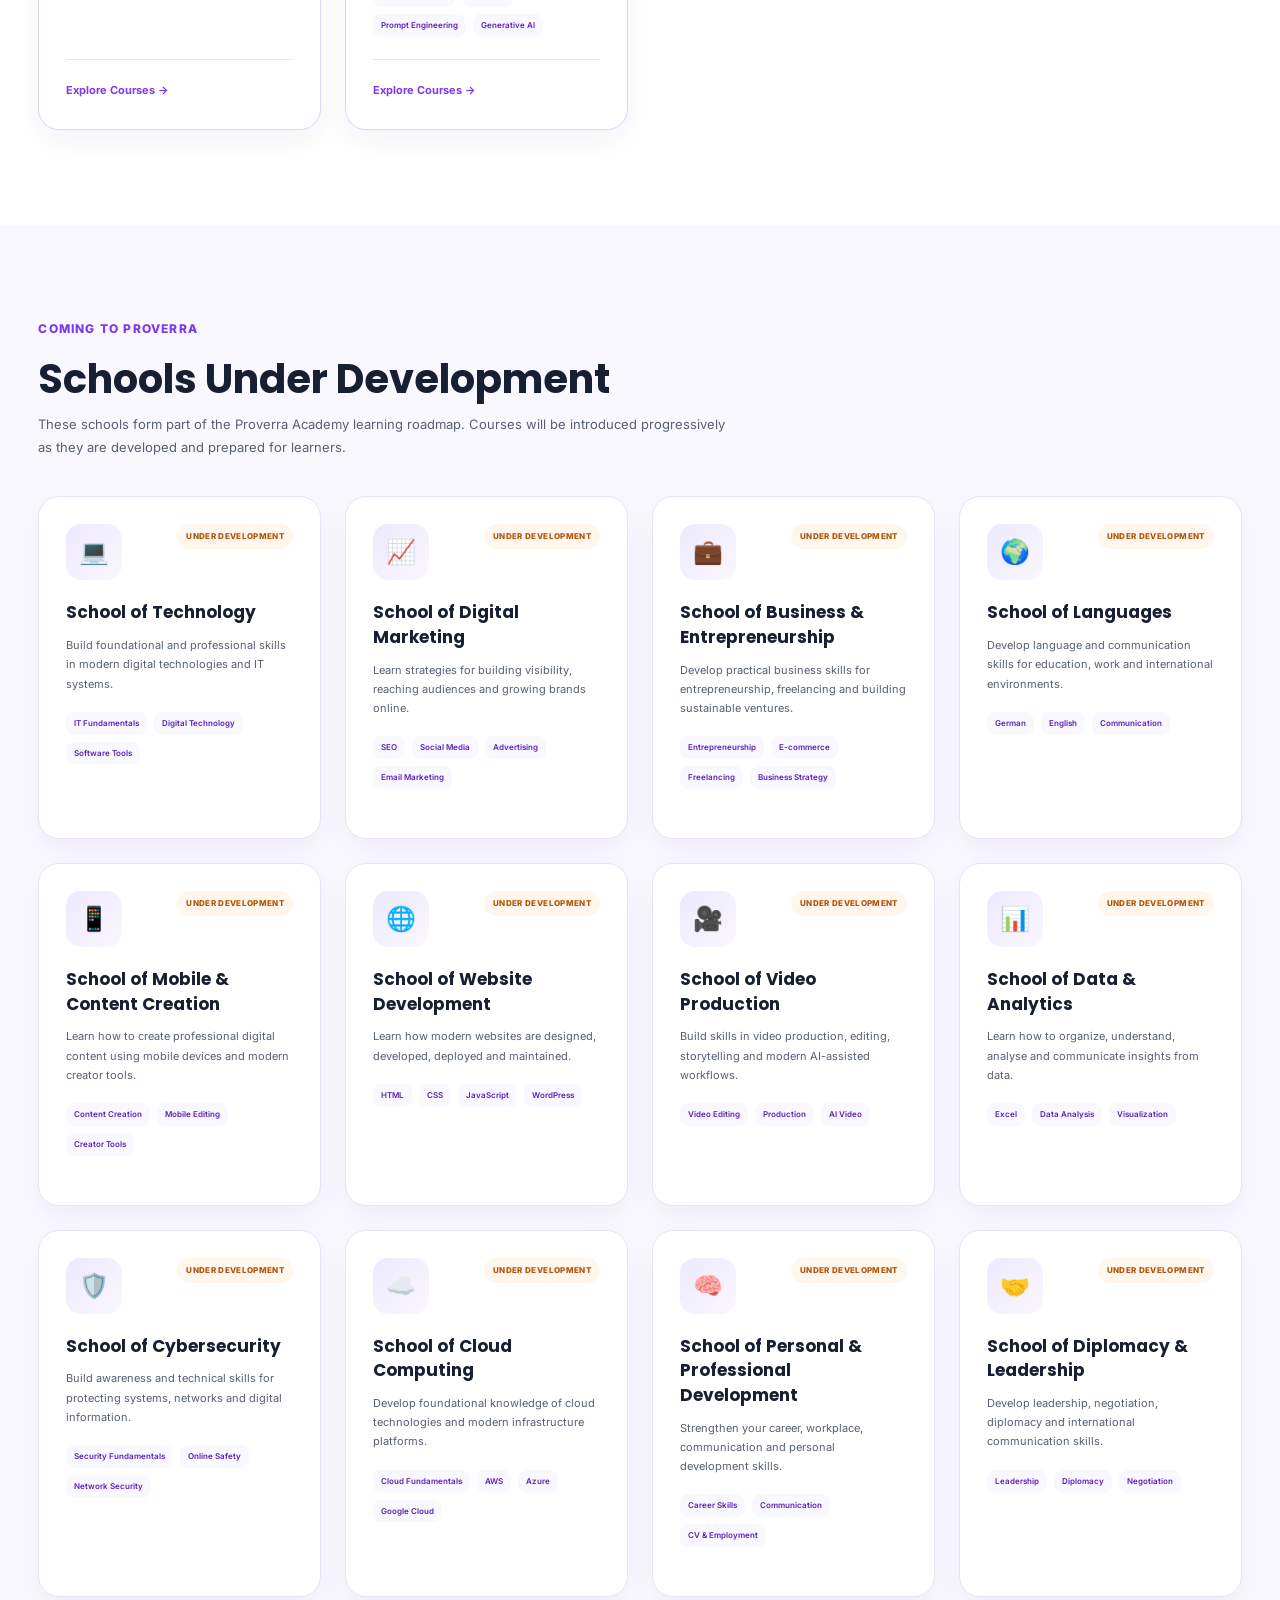
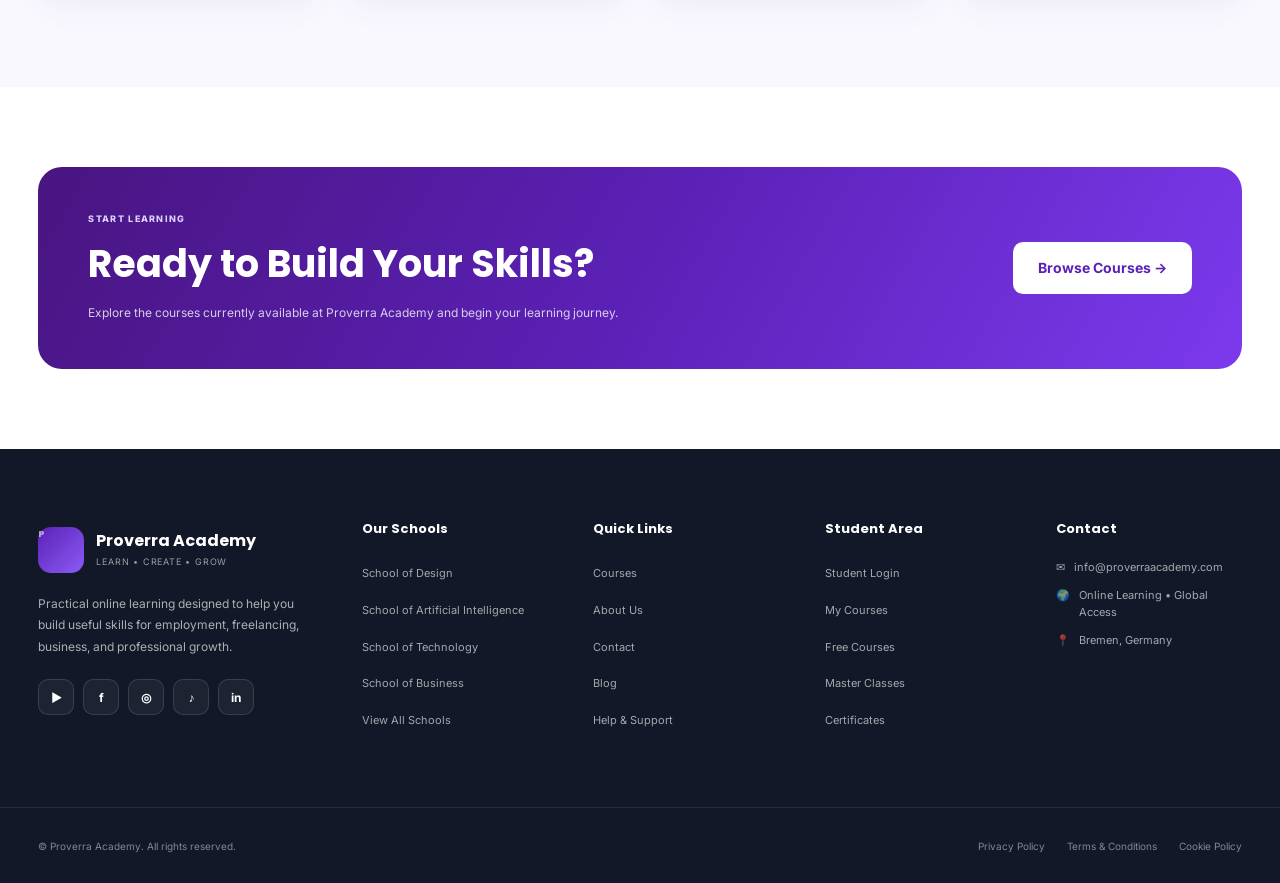
<file: schools.html>
<!DOCTYPE html>
<html lang="en">

<head>

    <meta charset="UTF-8">

    <meta
        name="viewport"
        content="width=device-width, initial-scale=1.0"
    >

    <meta
        name="description"
        content="Explore the professional schools of Proverra Academy including Design, Artificial Intelligence, Technology, Digital Marketing, Business, Website Development, Cybersecurity, Cloud Computing and more."
    >

    <title>
        Schools | Proverra Academy
    </title>

    <!-- GOOGLE FONTS -->
    <link
        rel="preconnect"
        href="https://fonts.googleapis.com"
    >

    <link
        rel="preconnect"
        href="https://fonts.gstatic.com"
        crossorigin
    >

    <link
        href="https://fonts.googleapis.com/css2?family=Inter:wght@400;500;600;700;800&family=Poppins:wght@500;600;700;800&display=swap"
        rel="stylesheet"
    >

    <!-- MAIN CSS -->
    <link
        rel="stylesheet"
        href="assets/css/style.css"
    >

</head>


<body>


<!-- ========================================
     HEADER
========================================= -->

<header class="site-header">

    <div class="container header-inner">

        <!-- BRAND -->
        <a
            href="index.html"
            class="brand"
        >

            <div class="brand-mark">
                P
            </div>

            <div class="brand-text">

                <strong>
                    Proverra Academy
                </strong>

                <span>
                    LEARN • CREATE • GROW
                </span>

            </div>

        </a>


        <!-- MAIN NAVIGATION -->
        <nav class="main-nav">

            <a href="index.html">
                Home
            </a>


            <!-- SCHOOLS DROPDOWN -->
            <div class="nav-dropdown">

                <button
                    class="nav-dropdown-toggle active"
                    type="button"
                    aria-expanded="false"
                >

                    Schools

                    <span class="dropdown-arrow">
                        ⌄
                    </span>

                </button>


                <div class="nav-dropdown-menu">

                    <a href="schools.html">

                        <span class="dropdown-icon">
                            🏫
                        </span>

                        <span>

                            <strong>
                                Explore All Schools
                            </strong>

                            <small>
                                Discover all Proverra Academy schools
                            </small>

                        </span>

                    </a>


                    <a href="#available">

                        <span class="dropdown-icon">
                            ✓
                        </span>

                        <span>

                            <strong>
                                Available Schools
                            </strong>

                            <small>
                                Schools currently offering courses
                            </small>

                        </span>

                    </a>


                    <a href="#development">

                        <span class="dropdown-icon">
                            🚀
                        </span>

                        <span>

                            <strong>
                                Schools Under Development
                            </strong>

                            <small>
                                Discover what's coming next
                            </small>

                        </span>

                    </a>

                </div>

            </div>


            <a href="courses.html">
                Courses
            </a>

            <a href="about.html">
                About Us
            </a>

            <a href="blog.html">
                Blog
            </a>

            <a href="contact.html">
                Contact
            </a>

        </nav>


        <!-- HEADER ACTIONS -->
        <div class="header-actions">

            <a
                href="https://learn.proverraacademy.com"
                class="login-link"
            >
                Student Login
            </a>

            <a
                href="courses.html"
                class="btn btn-primary"
            >
                Start Learning
            </a>

        </div>


        <!-- MOBILE MENU BUTTON -->
        <button
            class="menu-toggle"
            id="menuToggle"
            aria-label="Open navigation menu"
            aria-expanded="false"
        >

            <span></span>
            <span></span>
            <span></span>

        </button>

    </div>

</header>



<main>


<!-- ========================================
     SCHOOLS HERO
========================================= -->

<section class="schools-page-hero">

    <div class="container schools-page-hero-inner">

        <div class="schools-hero-content">

            <span class="section-kicker">
                Proverra Academy Schools
            </span>

            <h1>
                Choose Your Field.
                <span>
                    Build Your Future.
                </span>
            </h1>

            <p>
                Explore professional learning areas designed to help
                you develop practical skills for employment,
                freelancing, entrepreneurship, technology,
                leadership and personal growth.
            </p>


            <div class="schools-hero-actions">

                <a
                    href="#available"
                    class="btn btn-primary"
                >
                    Explore Available Schools →
                </a>

                <a
                    href="#all-schools"
                    class="schools-outline-btn"
                >
                    View All Schools
                </a>

            </div>

        </div>


        <div class="schools-hero-stats">

            <div class="schools-stat">

                <strong>
                    14
                </strong>

                <span>
                    Professional Schools
                </span>

            </div>


            <div class="schools-stat">

                <strong>
                    Practical
                </strong>

                <span>
                    Skills-Based Learning
                </span>

            </div>


            <div class="schools-stat">

                <strong>
                    Global
                </strong>

                <span>
                    Online Learning
                </span>

            </div>

        </div>

    </div>

</section>



<!-- ========================================
     ALL SCHOOLS INTRO
========================================= -->

<section
    class="schools-directory-intro"
    id="all-schools"
>

    <div class="container">

        <div class="section-heading">

            <span class="section-kicker">
                Explore Our Schools
            </span>

            <h2>
                Professional Learning Across
                <span>
                    Multiple Fields
                </span>
            </h2>

            <p>
                Proverra Academy is being developed as a multidisciplinary
                learning platform. Some schools are already offering
                training, while additional schools and courses are being
                developed.
            </p>

        </div>


        <!-- STATUS LEGEND -->

        <div class="school-status-legend">

            <div class="status-key">

                <span class="status-dot available-dot"></span>

                <div>
                    <strong>Available</strong>
                    <small>Courses can currently be accessed</small>
                </div>

            </div>


            <div class="status-key">

                <span class="status-dot development-dot"></span>

                <div>
                    <strong>Under Development</strong>
                    <small>Courses are currently being prepared</small>
                </div>

            </div>

        </div>

    </div>

</section>



<!-- ========================================
     AVAILABLE SCHOOLS
========================================= -->

<section
    class="available-schools-section"
    id="available"
>

    <div class="container">

        <div class="schools-section-heading">

            <div>

                <span class="section-kicker">
                    Available Now
                </span>

                <h2>
                    Start Learning Today
                </h2>

                <p>
                    These schools currently have learning programmes
                    available or being actively delivered.
                </p>

            </div>

        </div>


        <div class="school-directory-grid">


            <!-- SCHOOL OF DESIGN -->

            <article class="directory-school-card available-school">

                <div class="directory-card-top">

                    <div class="directory-school-icon">
                        🎨
                    </div>

                    <span class="school-status available-status">
                        Available
                    </span>

                </div>


                <h3>
                    School of Design
                </h3>

                <p>
                    Build creative and professional design skills through
                    practical training, projects and modern digital tools.
                </p>


                <div class="school-topics">

                    <span>Canva Design</span>
                    <span>Graphic Design</span>
                    <span>Branding</span>
                    <span>Print-on-Demand</span>

                </div>


                <div class="directory-card-footer">

                    <a
                        href="courses.html?school=design"
                        class="directory-school-link"
                    >
                        Explore Courses →
                    </a>

                </div>

            </article>



            <!-- SCHOOL OF AI -->

            <article class="directory-school-card available-school">

                <div class="directory-card-top">

                    <div class="directory-school-icon">
                        🤖
                    </div>

                    <span class="school-status available-status">
                        Available
                    </span>

                </div>


                <h3>
                    School of Artificial Intelligence
                </h3>

                <p>
                    Learn how artificial intelligence works and gain
                    practical experience using modern AI tools for
                    professional and creative applications.
                </p>


                <div class="school-topics">

                    <span>AI Fundamentals</span>
                    <span>ChatGPT</span>
                    <span>Prompt Engineering</span>
                    <span>Generative AI</span>

                </div>


                <div class="directory-card-footer">

                    <a
                        href="courses.html?school=ai"
                        class="directory-school-link"
                    >
                        Explore Courses →
                    </a>

                </div>

            </article>

        </div>

    </div>

</section>



<!-- ========================================
     UNDER DEVELOPMENT
========================================= -->

<section
    class="development-schools-section"
    id="development"
>

    <div class="container">

        <div class="schools-section-heading">

            <div>

                <span class="section-kicker">
                    Coming to Proverra
                </span>

                <h2>
                    Schools Under Development
                </h2>

                <p>
                    These schools form part of the Proverra Academy
                    learning roadmap. Courses will be introduced
                    progressively as they are developed and prepared
                    for learners.
                </p>

            </div>

        </div>


        <div class="school-directory-grid">


            <!-- TECHNOLOGY -->

            <article class="directory-school-card">

                <div class="directory-card-top">

                    <div class="directory-school-icon">
                        💻
                    </div>

                    <span class="school-status development-status">
                        Under Development
                    </span>

                </div>

                <h3>
                    School of Technology
                </h3>

                <p>
                    Build foundational and professional skills in
                    modern digital technologies and IT systems.
                </p>

                <div class="school-topics">

                    <span>IT Fundamentals</span>
                    <span>Digital Technology</span>
                    <span>Software Tools</span>

                </div>

            </article>



            <!-- DIGITAL MARKETING -->

            <article class="directory-school-card">

                <div class="directory-card-top">

                    <div class="directory-school-icon">
                        📈
                    </div>

                    <span class="school-status development-status">
                        Under Development
                    </span>

                </div>

                <h3>
                    School of Digital Marketing
                </h3>

                <p>
                    Learn strategies for building visibility,
                    reaching audiences and growing brands online.
                </p>

                <div class="school-topics">

                    <span>SEO</span>
                    <span>Social Media</span>
                    <span>Advertising</span>
                    <span>Email Marketing</span>

                </div>

            </article>



            <!-- BUSINESS -->

            <article class="directory-school-card">

                <div class="directory-card-top">

                    <div class="directory-school-icon">
                        💼
                    </div>

                    <span class="school-status development-status">
                        Under Development
                    </span>

                </div>

                <h3>
                    School of Business & Entrepreneurship
                </h3>

                <p>
                    Develop practical business skills for entrepreneurship,
                    freelancing and building sustainable ventures.
                </p>

                <div class="school-topics">

                    <span>Entrepreneurship</span>
                    <span>E-commerce</span>
                    <span>Freelancing</span>
                    <span>Business Strategy</span>

                </div>

            </article>



            <!-- LANGUAGES -->

            <article class="directory-school-card">

                <div class="directory-card-top">

                    <div class="directory-school-icon">
                        🌍
                    </div>

                    <span class="school-status development-status">
                        Under Development
                    </span>

                </div>

                <h3>
                    School of Languages
                </h3>

                <p>
                    Develop language and communication skills for
                    education, work and international environments.
                </p>

                <div class="school-topics">

                    <span>German</span>
                    <span>English</span>
                    <span>Communication</span>

                </div>

            </article>



            <!-- MOBILE CONTENT -->

            <article class="directory-school-card">

                <div class="directory-card-top">

                    <div class="directory-school-icon">
                        📱
                    </div>

                    <span class="school-status development-status">
                        Under Development
                    </span>

                </div>

                <h3>
                    School of Mobile & Content Creation
                </h3>

                <p>
                    Learn how to create professional digital content
                    using mobile devices and modern creator tools.
                </p>

                <div class="school-topics">

                    <span>Content Creation</span>
                    <span>Mobile Editing</span>
                    <span>Creator Tools</span>

                </div>

            </article>



            <!-- WEBSITE DEVELOPMENT -->

            <article class="directory-school-card">

                <div class="directory-card-top">

                    <div class="directory-school-icon">
                        🌐
                    </div>

                    <span class="school-status development-status">
                        Under Development
                    </span>

                </div>

                <h3>
                    School of Website Development
                </h3>

                <p>
                    Learn how modern websites are designed,
                    developed, deployed and maintained.
                </p>

                <div class="school-topics">

                    <span>HTML</span>
                    <span>CSS</span>
                    <span>JavaScript</span>
                    <span>WordPress</span>

                </div>

            </article>



            <!-- VIDEO -->

            <article class="directory-school-card">

                <div class="directory-card-top">

                    <div class="directory-school-icon">
                        🎥
                    </div>

                    <span class="school-status development-status">
                        Under Development
                    </span>

                </div>

                <h3>
                    School of Video Production
                </h3>

                <p>
                    Build skills in video production, editing,
                    storytelling and modern AI-assisted workflows.
                </p>

                <div class="school-topics">

                    <span>Video Editing</span>
                    <span>Production</span>
                    <span>AI Video</span>

                </div>

            </article>



            <!-- DATA -->

            <article class="directory-school-card">

                <div class="directory-card-top">

                    <div class="directory-school-icon">
                        📊
                    </div>

                    <span class="school-status development-status">
                        Under Development
                    </span>

                </div>

                <h3>
                    School of Data & Analytics
                </h3>

                <p>
                    Learn how to organize, understand,
                    analyse and communicate insights from data.
                </p>

                <div class="school-topics">

                    <span>Excel</span>
                    <span>Data Analysis</span>
                    <span>Visualization</span>

                </div>

            </article>



            <!-- CYBERSECURITY -->

            <article class="directory-school-card">

                <div class="directory-card-top">

                    <div class="directory-school-icon">
                        🛡️
                    </div>

                    <span class="school-status development-status">
                        Under Development
                    </span>

                </div>

                <h3>
                    School of Cybersecurity
                </h3>

                <p>
                    Build awareness and technical skills for
                    protecting systems, networks and digital information.
                </p>

                <div class="school-topics">

                    <span>Security Fundamentals</span>
                    <span>Online Safety</span>
                    <span>Network Security</span>

                </div>

            </article>



            <!-- CLOUD -->

            <article class="directory-school-card">

                <div class="directory-card-top">

                    <div class="directory-school-icon">
                        ☁️
                    </div>

                    <span class="school-status development-status">
                        Under Development
                    </span>

                </div>

                <h3>
                    School of Cloud Computing
                </h3>

                <p>
                    Develop foundational knowledge of cloud
                    technologies and modern infrastructure platforms.
                </p>

                <div class="school-topics">

                    <span>Cloud Fundamentals</span>
                    <span>AWS</span>
                    <span>Azure</span>
                    <span>Google Cloud</span>

                </div>

            </article>



            <!-- PERSONAL DEVELOPMENT -->

            <article class="directory-school-card">

                <div class="directory-card-top">

                    <div class="directory-school-icon">
                        🧠
                    </div>

                    <span class="school-status development-status">
                        Under Development
                    </span>

                </div>

                <h3>
                    School of Personal & Professional Development
                </h3>

                <p>
                    Strengthen your career, workplace,
                    communication and personal development skills.
                </p>

                <div class="school-topics">

                    <span>Career Skills</span>
                    <span>Communication</span>
                    <span>CV & Employment</span>
                </div>

            </article>



            <!-- DIPLOMACY -->

            <article class="directory-school-card">

                <div class="directory-card-top">

                    <div class="directory-school-icon">
                        🤝
                    </div>

                    <span class="school-status development-status">
                        Under Development
                    </span>

                </div>

                <h3>
                    School of Diplomacy & Leadership
                </h3>

                <p>
                    Develop leadership, negotiation,
                    diplomacy and international communication skills.
                </p>

                <div class="school-topics">

                    <span>Leadership</span>
                    <span>Diplomacy</span>
                    <span>Negotiation</span>

                </div>

            </article>

        </div>

    </div>

</section>



<!-- ========================================
     SCHOOL CTA
========================================= -->

<section class="schools-page-cta">

    <div class="container">

        <div class="schools-page-cta-box">

            <div>

                <span>
                    START LEARNING
                </span>

                <h2>
                    Ready to Build Your Skills?
                </h2>

                <p>
                    Explore the courses currently available
                    at Proverra Academy and begin your learning journey.
                </p>

            </div>


            <a
                href="courses.html"
                class="btn schools-cta-button"
            >
                Browse Courses →
            </a>

        </div>

    </div>

</section>


</main>



<!-- ========================================
     FOOTER
========================================= -->

 <!-- ========================================
     PROFESSIONAL FOOTER
========================================= -->
    <footer class="site-footer">

        <div class="container footer-grid">

            <!-- BRAND -->
            <div class="footer-brand">

                <a href="index.html" class="footer-logo">
                    <span class="footer-logo-mark">P</span>

                    <div>
                        <strong>Proverra Academy</strong>
                        <span>Learn • Create • Grow</span>
                    </div>
                </a>

                <p class="footer-description">
                    Practical online learning designed to help you build useful skills
                    for employment, freelancing, business, and professional growth.
                </p>

                <div class="footer-socials">

                    <a href="#" aria-label="YouTube">▶</a>
                    <a href="#" aria-label="Facebook">f</a>
                    <a href="#" aria-label="Instagram">◎</a>
                    <a href="#" aria-label="TikTok">♪</a>
                    <a href="#" aria-label="LinkedIn">in</a>

                </div>

            </div>


            <!-- SCHOOLS -->
            <div class="footer-column">

                <h3>Our Schools</h3>

                <ul>
                    <li>
                        <a href="schools.html#design">
                            School of Design
                        </a>
                    </li>

                    <li>
                        <a href="schools.html#ai">
                            School of Artificial Intelligence
                        </a>
                    </li>

                    <li>
                        <a href="schools.html#technology">
                            School of Technology
                        </a>
                    </li>

                    <li>
                        <a href="schools.html#business">
                            School of Business
                        </a>
                    </li>

                    <li>
                        <a href="schools.html">
                            View All Schools
                        </a>
                    </li>
                </ul>

            </div>


            <!-- QUICK LINKS -->
            <div class="footer-column">

                <h3>Quick Links</h3>

                <ul>
                    <li>
                        <a href="courses.html">
                            Courses
                        </a>
                    </li>

                    <li>
                        <a href="about.html">
                            About Us
                        </a>
                    </li>

                    <li>
                        <a href="contact.html">
                            Contact
                        </a>
                    </li>

                    <li>
                        <a href="#">
                            Blog
                        </a>
                    </li>

                    <li>
                        <a href="contact.html">
                            Help & Support
                        </a>
                    </li>
                </ul>

            </div>


            <!-- STUDENT -->
            <div class="footer-column">

                <h3>Student Area</h3>

                <ul>
                    <li>
                        <a href="https://learn.proverraacademy.com">
                            Student Login
                        </a>
                    </li>

                    <li>
                        <a href="https://learn.proverraacademy.com">
                            My Courses
                        </a>
                    </li>

                    <li>
                        <a href="courses.html">
                            Free Courses
                        </a>
                    </li>

                    <li>
                        <a href="courses.html">
                            Master Classes
                        </a>
                    </li>

                    <li>
                        <a href="#">
                            Certificates
                        </a>
                    </li>
                </ul>

            </div>


            <!-- CONTACT -->
            <div class="footer-column footer-contact">

                <h3>Contact</h3>

                <ul>

                    <li>
                        <span>✉</span>

                        <a href="mailto:info@proverraacademy.com">
                            info@proverraacademy.com
                        </a>
                    </li>

                    <li>
                        <span>🌍</span>

                        <span>
                            Online Learning • Global Access
                        </span>
                    </li>

                    <li>
                        <span>📍</span>

                        <span>
                            Bremen, Germany
                        </span>
                    </li>

                </ul>

            </div>

        </div>


        <!-- BOTTOM FOOTER -->

        <div class="footer-bottom">

            <div class="container footer-bottom-inner">

                <p>
                    © <span id="current-year"></span>
                    Proverra Academy. All rights reserved.
                </p>


                <div class="footer-legal">

                    <a href="#">
                        Privacy Policy
                    </a>

                    <a href="#">
                        Terms & Conditions
                    </a>

                    <a href="#">
                        Cookie Policy
                    </a>

                </div>

            </div>

        </div>

    </footer>




<!-- MAIN JAVASCRIPT -->

<script src="assets/js/main.js"></script>

</body>

</html>
</file>
<file: assets/css/style.css>
/* =========================================
   PROVERRA ACADEMY
   GLOBAL VARIABLES
========================================= */

:root {
  --deep-mauve: #5b21b6;
  --primary-purple: #7c3aed;
  --medium-purple: #8b5cf6;
  --light-mauve: #ede9fe;
  --very-light-mauve: #faf8ff;

  --dark-navy: #172033;
  --body-text: #566074;

  --white: #ffffff;
  --border: #e9e3f3;

  --shadow-soft:
    0 20px 50px rgba(66, 39, 97, 0.10);

  --shadow-button:
    0 12px 25px rgba(91, 33, 182, 0.22);

  --radius-large: 28px;
}


/* =========================================
   RESET
========================================= */

* {
  box-sizing: border-box;
  margin: 0;
  padding: 0;
}

html {
  scroll-behavior: smooth;
}

body {
  font-family: "Inter", sans-serif;
  background: var(--white);
  color: var(--dark-navy);
  line-height: 1.6;
}

img {
  max-width: 100%;
  display: block;
}

a {
  text-decoration: none;
  color: inherit;
}

button,
input {
  font: inherit;
}


/* =========================================
   SHARED CONTAINER
========================================= */

.container {
    width: min(94%, 1450px);
    margin-inline: auto;
}

/* =========================================
   HEADER
========================================= */

.site-header {
  position: sticky;
  top: 0;
  z-index: 1000;

  background: rgba(255, 255, 255, 0.96);

  backdrop-filter: blur(14px);

  border-bottom: 1px solid
    rgba(91, 33, 182, 0.08);
}


.nav-wrapper {
  min-height: 82px;

  display: flex;
  align-items: center;
  justify-content: space-between;

  gap: 24px;
}


/* BRAND */

.brand {
  display: flex;
  align-items: center;

  gap: 12px;

  flex-shrink: 0;
}


.brand-mark {
  width: 46px;
  height: 46px;

  border-radius: 13px;

  display: grid;
  place-items: center;

  background:
    linear-gradient(
      135deg,
      var(--deep-mauve),
      var(--medium-purple)
    );

  color: white;

  font-family: "Poppins", sans-serif;

  font-size: 22px;
  font-weight: 800;

  box-shadow:
    0 8px 20px
    rgba(91, 33, 182, 0.20);
}


.brand-text {
  display: flex;
  flex-direction: column;
}


.brand-name {
  font-family: "Poppins", sans-serif;

  color: var(--dark-navy);

  font-size: 18px;
  font-weight: 700;

  line-height: 1.2;
}


.brand-tagline {
  margin-top: 3px;

  color: var(--primary-purple);

  font-size: 9px;
  font-weight: 700;

  letter-spacing: 1.4px;
}


/* NAVIGATION */

.main-nav {
  display: flex;
  align-items: center;

  gap: 30px;
}


.nav-link {
  position: relative;

  color: #333849;

  font-size: 14px;
  font-weight: 500;

  transition: 0.25s ease;
}


.nav-link:hover,
.nav-link.active {
  color: var(--primary-purple);
}


.nav-link.active::after {
  content: "";

  position: absolute;

  left: 0;
  bottom: -10px;

  width: 22px;
  height: 3px;

  border-radius: 20px;

  background: var(--primary-purple);
}


/* NAV ACTIONS */

.nav-actions {
  display: flex;
  align-items: center;

  gap: 16px;
}


.login-link {
  color: var(--deep-mauve);

  font-size: 13px;
  font-weight: 600;
}


.login-link:hover {
  color: var(--primary-purple);
}


.nav-cta {
  padding: 11px 18px;

  border-radius: 9px;

  background: var(--deep-mauve);

  color: white;

  font-size: 13px;
  font-weight: 700;

  transition: 0.25s ease;
}


.nav-cta:hover {
  background: var(--primary-purple);

  transform: translateY(-2px);
}


/* MOBILE MENU BUTTON */

.menu-toggle {
  display: none;

  width: 44px;
  height: 44px;

  border: 0;

  background: transparent;

  cursor: pointer;
}


.menu-toggle span {
  display: block;

  width: 24px;
  height: 2px;

  margin: 5px auto;

  border-radius: 20px;

  background: var(--dark-navy);
}


/* =========================================
   NAVIGATION DROPDOWN
========================================= */

.nav-dropdown {
  position: relative;
}


.nav-dropdown-toggle {
  display: flex;
  align-items: center;
  gap: 6px;

  padding: 8px 0;

  border: none;
  background: transparent;

  color: var(--dark-navy);

  font-family: inherit;
  font-size: inherit;
  font-weight: 600;

  cursor: pointer;
}


.dropdown-arrow {
  font-size: 14px;

  transition: transform 0.25s ease;
}


/* DROPDOWN PANEL */

.nav-dropdown-menu {
  position: absolute;

  top: calc(100% + 15px);
  left: 50%;

  width: 330px;

  padding: 10px;

  border: 1px solid var(--border);

  border-radius: 16px;

  background: #ffffff;

  box-shadow:
    0 20px 50px
    rgba(35, 20, 55, 0.14);

  opacity: 0;
  visibility: hidden;

  transform:
    translate(-50%, 10px);

  transition:
    opacity 0.2s ease,
    transform 0.2s ease,
    visibility 0.2s ease;

  z-index: 1200;
}


/* OPEN DROPDOWN */

.nav-dropdown.open
.nav-dropdown-menu {
  opacity: 1;
  visibility: visible;

  transform:
    translate(-50%, 0);
}


.nav-dropdown.open
.dropdown-arrow {
  transform: rotate(180deg);
}


/* DROPDOWN LINKS */

.nav-dropdown-menu a {
  display: flex;

  align-items: center;

  gap: 13px;

  padding: 13px;

  border-radius: 11px;

  color: var(--dark-navy);

  text-decoration: none;

  transition:
    background 0.2s ease,
    transform 0.2s ease;
}


.nav-dropdown-menu a:hover {
  background: var(--very-light-mauve);

  transform: translateX(3px);
}


.dropdown-icon {
  width: 38px;
  height: 38px;

  flex-shrink: 0;

  display: grid;
  place-items: center;

  border-radius: 10px;

  background: var(--light-mauve);

  color: var(--deep-mauve);

  font-size: 16px;

  font-weight: 800;
}


.nav-dropdown-menu strong {
  display: block;

  margin-bottom: 2px;

  font-size: 12px;
}


.nav-dropdown-menu small {
  display: block;

  color: var(--body-text);

  font-size: 9px;

  font-weight: 400;
}


/* =========================================
   MOBILE DROPDOWN
========================================= */

@media (max-width: 850px) {

  .nav-dropdown {
    width: 100%;
  }


  .nav-dropdown-toggle {
    width: 100%;

    justify-content: space-between;

    padding: 13px 0;

    border-bottom:
      1px solid
      rgba(0, 0, 0, 0.05);
  }


  .nav-dropdown-menu {
    position: static;

    width: 100%;

    display: none;

    padding: 7px 0 10px 12px;

    border: none;

    border-radius: 0;

    box-shadow: none;

    opacity: 1;
    visibility: visible;

    transform: none;

    background: #faf8ff;
  }


  .nav-dropdown.open
  .nav-dropdown-menu {
    display: block;

    transform: none;
  }


  .nav-dropdown-menu a {
    padding: 11px;
  }

}

/* =========================================
   HERO
========================================= */

.hero {
  position: relative;

  overflow: hidden;

  background:

    radial-gradient(
      circle at 87% 20%,
      rgba(124, 58, 237, 0.13),
      transparent 28%
    ),

    linear-gradient(
      120deg,
      #ffffff 0%,
      #ffffff 53%,
      #faf7ff 100%
    );

  padding:
    72px 0 34px;
}


.hero::before {
  content: "";

  position: absolute;

  width: 420px;
  height: 420px;

  border-radius: 50%;

  left: -250px;
  top: 140px;

  background:
    rgba(124, 58, 237, 0.06);
}


.hero-grid {
  position: relative;
  z-index: 1;

  min-height: 590px;

  display: grid;

  grid-template-columns:
    1fr 0.95fr;

  align-items: center;

  gap: 70px;
}


/* HERO CONTENT */

.hero-content {
  max-width: 650px;
}


.hero-badge {
  display: inline-flex;
  align-items: center;

  gap: 9px;

  margin-bottom: 20px;

  padding:
    8px 14px;

  border:
    1px solid #e5d5f6;

  border-radius: 30px;

  background:
    var(--light-mauve);

  color:
    var(--deep-mauve);

  font-size: 11px;
  font-weight: 700;

  letter-spacing: 0.5px;

  text-transform: uppercase;
}


.hero-badge-dot {
  width: 8px;
  height: 8px;

  border-radius: 50%;

  background:
    var(--primary-purple);
}


.hero-title {
  font-family:
    "Poppins",
    sans-serif;

  max-width: 700px;

  margin-bottom: 22px;

  color:
    var(--dark-navy);

  font-size:
    clamp(
      46px,
      5vw,
      72px
    );

  line-height: 1.04;

  letter-spacing: -2.5px;

  font-weight: 800;
}


.hero-title span {
  display: block;

  color:
    var(--primary-purple);
}


.hero-description {
  max-width: 620px;

  margin-bottom: 30px;

  color:
    var(--body-text);

  font-size: 18px;

  line-height: 1.75;
}


.hero-description strong {
  color:
    #34263f;

  font-weight: 600;
}


/* HERO BUTTONS */

.hero-actions {
  display: flex;

  flex-wrap: wrap;

  gap: 14px;

  margin-bottom: 28px;
}


.btn {
  min-height: 52px;

  padding:
    0 25px;

  border-radius: 10px;

  display:
    inline-flex;

  align-items: center;
  justify-content: center;

  gap: 9px;

  font-size: 14px;

  font-weight: 700;

  transition:
    0.25s ease;
}


.btn-primary {
  background:

    linear-gradient(
      135deg,
      var(--deep-mauve),
      var(--primary-purple)
    );

  color: white;

  box-shadow:
    var(--shadow-button);
}


.btn-primary:hover {
  transform:
    translateY(-3px);

  box-shadow:
    0 17px 32px
    rgba(91, 33, 182, 0.28);
}


.btn-secondary {
  border:
    2px solid
    var(--primary-purple);

  background:
    white;

  color:
    var(--deep-mauve);
}


.btn-secondary:hover {
  background:
    var(--light-mauve);
}


/* =========================================
   COURSE SEARCH
========================================= */

.course-search {
  max-width: 570px;

  display: flex;
  align-items: center;

  padding: 7px;

  margin-bottom: 27px;

  background: white;

  border:
    1px solid
    var(--border);

  border-radius: 13px;

  box-shadow:
    0 14px 35px
    rgba(39, 24, 55, 0.08);
}


.search-icon {
  width: 42px;

  text-align: center;

  font-size: 17px;
}


.course-search input {
  flex: 1;

  min-width: 0;

  border: none;

  outline: none;

  padding:
    10px 8px;

  color:
    var(--dark-navy);

  background:
    transparent;

  font-size: 14px;
}


.course-search input::placeholder {
  color:
    #9393a0;
}


.search-button {
  border: none;

  padding:
    12px 19px;

  border-radius: 9px;

  background:
    var(--primary-purple);

  color: white;

  font-size: 13px;

  font-weight: 700;

  cursor: pointer;

  transition:
    0.25s ease;
}


.search-button:hover {
  background:
    var(--deep-mauve);
}


/* =========================================
   HERO FEATURES
========================================= */

.hero-points {
  display: flex;

  flex-wrap: wrap;

  gap: 18px;
}


.hero-point {
  display: flex;
  align-items: center;

  gap: 7px;

  color:
    #626777;

  font-size: 12px;

  font-weight: 600;
}


.point-icon {
  width: 21px;
  height: 21px;

  display: grid;
  place-items: center;

  border-radius: 50%;

  background:
    var(--light-mauve);

  color:
    var(--primary-purple);

  font-size: 11px;
}


/* =========================================
   HERO VISUAL
========================================= */

.hero-visual {
  position: relative;

  display:
    flex;

  align-items: center;
  justify-content: center;
}


.hero-image-card {
  position: relative;

  width: 100%;

  max-width: 630px;

  min-height: 515px;

  display: flex;

  align-items: flex-end;
  justify-content: center;

  border-radius:
    var(--radius-large);

  background:

    linear-gradient(
      145deg,
      #f3e8ff,
      #ddd6fe
    );

  overflow: visible;
}


.hero-image {
  position: relative;

  z-index: 2;

  width: 100%;

  max-height: 515px;

  object-fit: contain;

  object-position: bottom center;
}


/* DECORATIVE PATTERNS */

.hero-image-pattern {
  position: absolute;

  border-radius: 50%;

  z-index: 1;
}


.pattern-one {
  width: 300px;
  height: 300px;

  top: 60px;
  right: 40px;

  background:
    rgba(124, 58, 237, 0.12);
}


.pattern-two {
  width: 160px;
  height: 160px;

  bottom: 30px;
  left: 45px;

  background:
    rgba(255, 255, 255, 0.45);
}


/* FLOATING CARDS */

.floating-card {
  position: absolute;

  z-index: 5;

  display: flex;
  align-items: center;

  gap: 11px;

  min-width: 190px;

  padding:
    12px 14px;

  border:
    1px solid
    rgba(255, 255, 255, 0.9);

  border-radius: 14px;

  background:
    rgba(255, 255, 255, 0.94);

  box-shadow:
    var(--shadow-soft);

  backdrop-filter:
    blur(10px);
}


.floating-card strong {
  display: block;

  color:
    var(--dark-navy);

  font-size: 12px;
}


.floating-card span {
  display: block;

  margin-top: 2px;

  color:
    #7c7f8c;

  font-size: 10px;
}


.floating-icon {
  width: 39px;
  height: 39px;

  display: grid;
  place-items: center;

  flex-shrink: 0;

  border-radius: 10px;

  background:
    var(--light-mauve);

  font-size: 18px;
}


.floating-card-top {
  top: 48px;
  left: -28px;
}


.floating-card-bottom {
  right: -18px;
  bottom: 47px;
}


/* =========================================
   HERO TRUST BAR
========================================= */

.hero-trust {
  position: relative;

  z-index: 2;

  margin-top: 35px;

  padding:
    25px 30px;

  display: grid;

  grid-template-columns:
    1fr auto
    1fr auto
    1fr auto
    1fr;

  align-items: center;

  gap: 24px;

  border:
    1px solid
    var(--border);

  border-radius: 18px;

  background: white;

  box-shadow:
    0 16px 40px
    rgba(52, 31, 76, 0.07);
}


.trust-item {
  text-align: center;
}


.trust-item strong {
  display: block;

  color:
    var(--deep-mauve);

  font-family:
    "Poppins",
    sans-serif;

  font-size: 17px;
}


.trust-item span {
  display: block;

  margin-top: 2px;

  color:
    #858897;

  font-size: 11px;
}


.trust-divider {
  width: 1px;
  height: 34px;

  background:
    var(--border);
}


/* =========================================
   TABLET
========================================= */

@media (max-width: 1050px) {

  .main-nav {
    gap: 20px;
  }


  .nav-link {
    font-size: 12px;
  }


  .login-link {
    display: none;
  }


  .hero-grid {
    gap: 35px;
  }


  .hero-title {
    font-size:
      clamp(
        42px,
        5vw,
        60px
      );
  }

}


/* =========================================
   MOBILE NAV
========================================= */

@media (max-width: 850px) {

  .nav-wrapper {
    position: relative;
  }


  .main-nav {
    position: absolute;

    top: 82px;
    left: 0;
    right: 0;

    display: none;

    flex-direction: column;

    align-items: stretch;

    gap: 0;

    padding:
      14px 4% 22px;

    background: white;

    border-bottom:
      1px solid
      var(--border);

    box-shadow:
      0 20px 30px
      rgba(0, 0, 0, 0.06);
  }


  .main-nav.open {
    display: flex;
  }


  .nav-link {
    padding:
      13px 5px;

    font-size: 14px;
  }


  .nav-link.active::after {
    display: none;
  }


  .nav-actions {
    margin-left: auto;
  }


  .nav-cta {
    display: none;
  }


  .menu-toggle {
    display: block;
  }


  /* HERO */

  .hero {
    padding-top: 55px;
  }


  .hero-grid {
    min-height: auto;

    grid-template-columns: 1fr;

    text-align: center;
  }


  .hero-content {
    margin-inline: auto;
  }


  .hero-description {
    margin-inline: auto;

    font-size: 16px;
  }


  .hero-actions,
  .hero-points {
    justify-content: center;
  }


  .course-search {
    margin-inline: auto;
  }


  .hero-visual {
    margin-top: 15px;
  }


  .hero-image-card {
    min-height: 430px;

    max-width: 650px;
  }


  .hero-image {
    max-height: 430px;
  }


  .floating-card-top {
    left: 10px;
  }


  .floating-card-bottom {
    right: 10px;
  }


  .hero-trust {
    grid-template-columns:
      1fr 1fr;

    gap: 25px;
  }


  .trust-divider {
    display: none;
  }

}


/* =========================================
   SMALL MOBILE
========================================= */

@media (max-width: 560px) {

  .container {
    width: min(91%, 1280px);
  }


  .site-header {
    position: sticky;
  }


  .brand-name {
    font-size: 15px;
  }


  .brand-tagline {
    font-size: 7px;
  }


  .brand-mark {
    width: 40px;
    height: 40px;

    font-size: 19px;
  }


  .hero {
    padding:
      42px 0 24px;
  }


  .hero-title {
    font-size: 43px;

    letter-spacing: -1.8px;
  }


  .hero-description {
    font-size: 15px;
  }


  .hero-actions {
    flex-direction: column;
  }


  .btn {
    width: 100%;
  }


  .course-search {
    flex-wrap: wrap;

    padding: 9px;
  }


  .search-icon {
    width: 34px;
  }


  .course-search input {
    width: calc(100% - 34px);
  }


  .search-button {
    width: 100%;

    margin-top: 6px;
  }


  .hero-points {
    flex-direction: column;

    align-items: flex-start;

    width: fit-content;

    margin-inline: auto;
  }


  .hero-image-card {
    min-height: 350px;
  }


  .hero-image {
    max-height: 350px;
  }


  .floating-card {
    display: none;
  }


  .hero-trust {
    grid-template-columns: 1fr;

    margin-top: 22px;

    padding: 22px;
  }

}
/* =========================================
   ACADEMY HIGHLIGHTS
========================================= */

.academy-highlights {
  padding: 35px 0 75px;
  background: #ffffff;
}

.highlights-grid {
  display: grid;
  grid-template-columns: repeat(4, 1fr);

  border: 1px solid var(--border);
  border-radius: 20px;

  background: #ffffff;

  box-shadow:
    0 15px 45px rgba(52, 31, 76, 0.07);

  overflow: hidden;
}

.highlight-item {
  min-height: 125px;

  display: flex;
  align-items: center;

  gap: 15px;

  padding: 25px;

  position: relative;
}

.highlight-item:not(:last-child)::after {
  content: "";

  position: absolute;

  right: 0;
  top: 25%;

  width: 1px;
  height: 50%;

  background: var(--border);
}

.highlight-icon {
  width: 48px;
  height: 48px;

  flex-shrink: 0;

  display: grid;
  place-items: center;

  border-radius: 14px;

  background: var(--light-mauve);

  font-size: 21px;
}

.highlight-item h3 {
  margin-bottom: 4px;

  color: var(--dark-navy);

  font-family: "Poppins", sans-serif;

  font-size: 14px;
  font-weight: 700;
}

.highlight-item p {
  color: var(--body-text);

  font-size: 11px;

  line-height: 1.55;
}


/* TABLET */

@media (max-width: 900px) {

  .highlights-grid {
    grid-template-columns: repeat(2, 1fr);
  }

  .highlight-item:nth-child(2)::after {
    display: none;
  }

}


/* MOBILE */

@media (max-width: 560px) {

  .academy-highlights {
    padding: 25px 0 55px;
  }

  .highlights-grid {
    grid-template-columns: 1fr;
  }

  .highlight-item {
    min-height: 105px;
  }

  .highlight-item::after {
    display: none;
  }

}

/* =========================================
   EXPLORE OUR SCHOOLS
========================================= */

.schools-section {
  padding: 90px 0;
  background: var(--very-light-mauve);
}


/* SECTION HEADING */

.section-heading {
  max-width: 760px;

  margin: 0 auto 48px;

  text-align: center;
}


.section-kicker {
  display: inline-block;

  margin-bottom: 10px;

  color: var(--primary-purple);

  font-size: 12px;
  font-weight: 800;

  letter-spacing: 1.2px;

  text-transform: uppercase;
}


.section-heading h2 {
  margin-bottom: 15px;

  color: var(--dark-navy);

  font-family: "Poppins", sans-serif;

  font-size: clamp(32px, 4vw, 46px);

  line-height: 1.18;

  font-weight: 800;

  letter-spacing: -1.2px;
}


.section-heading h2 span {
  color: var(--primary-purple);
}


.section-heading p {
  color: var(--body-text);

  font-size: 15px;

  line-height: 1.75;
}


/* GRID */

.schools-grid {
  display: grid;

  grid-template-columns:
    repeat(4, minmax(0, 1fr));

  gap: 24px;
}


/* SCHOOL CARD */

.school-card {
  min-height: 330px;

  display: flex;
  flex-direction: column;

  padding: 28px;

  border: 1px solid var(--border);

  border-radius: 22px;

  background: var(--white);

  box-shadow:
    0 14px 35px rgba(50, 30, 70, 0.06);

  transition:
    transform 0.25s ease,
    box-shadow 0.25s ease,
    border-color 0.25s ease;
}


.school-card:hover {
  transform: translateY(-7px);

  border-color:
    rgba(124, 58, 237, 0.30);

  box-shadow:
    0 22px 45px rgba(64, 35, 95, 0.12);
}


/* ICON */

.school-icon {
  width: 62px;
  height: 62px;

  margin-bottom: 22px;

  display: grid;
  place-items: center;

  border-radius: 17px;

  background:
    linear-gradient(
      135deg,
      var(--light-mauve),
      #f7f1ff
    );

  font-size: 27px;
}


/* TITLE */

.school-card h3 {
  min-height: 56px;

  margin-bottom: 13px;

  color: var(--dark-navy);

  font-family: "Poppins", sans-serif;

  font-size: 18px;

  line-height: 1.45;

  font-weight: 700;
}


/* DESCRIPTION */

.school-card p {
  margin-bottom: 24px;

  color: var(--body-text);

  font-size: 13px;

  line-height: 1.75;
}


/* LINK */

.school-link {
  margin-top: auto;

  display: inline-flex;

  align-items: center;

  color: var(--primary-purple);

  font-size: 13px;

  font-weight: 700;

  transition: 0.2s ease;
}


.school-link:hover {
  color: var(--deep-mauve);

  transform: translateX(4px);
}


/* VIEW ALL */

.schools-action {
  margin-top: 42px;

  text-align: center;
}


/* =========================================
   RESPONSIVE SCHOOLS
========================================= */

@media (max-width: 1050px) {

  .schools-grid {
    grid-template-columns:
      repeat(2, minmax(0, 1fr));
  }

}


@media (max-width: 600px) {

  .schools-section {
    padding: 65px 0;
  }


  .schools-grid {
    grid-template-columns: 1fr;

    gap: 18px;
  }


  .school-card {
    min-height: auto;
  }


  .school-card h3 {
    min-height: auto;
  }

}

/* =========================================
   POPULAR COURSES
========================================= */

.courses-section {
  padding: 90px 0;
  background: #ffffff;
}

.courses-grid {
  display: grid;
  grid-template-columns: repeat(4, minmax(0, 1fr));
  gap: 24px;
}

.course-card {
  overflow: hidden;

  border: 1px solid var(--border);
  border-radius: 22px;

  background: var(--white);

  box-shadow:
    0 14px 35px rgba(50, 30, 70, 0.06);

  transition:
    transform 0.25s ease,
    box-shadow 0.25s ease;
}

.course-card:hover {
  transform: translateY(-7px);

  box-shadow:
    0 22px 45px rgba(64, 35, 95, 0.12);
}


/* IMAGE */

.course-image-wrap {
  position: relative;

  aspect-ratio: 16 / 10;

  overflow: hidden;

  background: var(--light-mauve);
}

.course-image {
  width: 100%;
  height: 100%;

  object-fit: cover;

  transition: transform 0.35s ease;
}

.course-card:hover .course-image {
  transform: scale(1.04);
}


/* BADGE */

.course-badge {
  position: absolute;

  top: 14px;
  left: 14px;

  padding: 6px 10px;

  border-radius: 20px;

  font-size: 10px;
  font-weight: 800;

  text-transform: uppercase;
}

.course-badge.free {
  background: #ffffff;
  color: var(--deep-mauve);
}

.course-badge.paid {
  background: var(--deep-mauve);
  color: #ffffff;
}


/* CONTENT */

.course-content {
  padding: 22px;
}

.course-meta {
  display: flex;
  justify-content: space-between;
  gap: 10px;

  margin-bottom: 12px;

  color: var(--primary-purple);

  font-size: 10px;
  font-weight: 700;
}

.course-content h3 {
  min-height: 52px;

  margin-bottom: 12px;

  color: var(--dark-navy);

  font-family: "Poppins", sans-serif;

  font-size: 17px;
  line-height: 1.45;
}

.course-content p {
  min-height: 92px;

  margin-bottom: 20px;

  color: var(--body-text);

  font-size: 12px;
  line-height: 1.7;
}


/* FOOTER */

.course-footer {
  display: flex;
  align-items: center;
  justify-content: space-between;

  gap: 12px;

  padding-top: 16px;

  border-top: 1px solid var(--border);
}

.course-price {
  color: var(--deep-mauve);

  font-size: 12px;
  font-weight: 800;
}

.course-link {
  color: var(--primary-purple);

  font-size: 12px;
  font-weight: 700;

  transition: 0.2s ease;
}

.course-link:hover {
  color: var(--deep-mauve);

  transform: translateX(3px);
}


/* BROWSE ALL */

.courses-action {
  margin-top: 42px;

  text-align: center;
}


/* =========================================
   RESPONSIVE COURSES
========================================= */

@media (max-width: 1050px) {

  .courses-grid {
    grid-template-columns: repeat(2, minmax(0, 1fr));
  }

}

@media (max-width: 600px) {

  .courses-section {
    padding: 65px 0;
  }

  .courses-grid {
    grid-template-columns: 1fr;
    gap: 18px;
  }

  .course-content h3,
  .course-content p {
    min-height: auto;
  }

}

/* =========================================
   HOW IT WORKS
========================================= */

.how-it-works {
  padding: 95px 0;
  background: var(--very-light-mauve);
}

.steps-grid {
  position: relative;

  display: grid;

  grid-template-columns:
    repeat(5, minmax(0, 1fr));

  gap: 20px;

  margin-top: 10px;
}


/* CONNECTING LINE */

.steps-grid::before {
  content: "";

  position: absolute;

  top: 57px;
  left: 8%;
  right: 8%;

  height: 2px;

  background:
    linear-gradient(
      90deg,
      rgba(124, 58, 237, 0.15),
      rgba(124, 58, 237, 0.55),
      rgba(124, 58, 237, 0.15)
    );

  z-index: 0;
}


/* STEP CARD */

.step-card {
  position: relative;

  z-index: 1;

  padding: 26px 20px 24px;

  text-align: center;

  border: 1px solid var(--border);

  border-radius: 20px;

  background: var(--white);

  box-shadow:
    0 14px 35px rgba(50, 30, 70, 0.06);

  transition:
    transform 0.25s ease,
    box-shadow 0.25s ease;
}


.step-card:hover {
  transform: translateY(-6px);

  box-shadow:
    0 22px 45px rgba(64, 35, 95, 0.11);
}


/* STEP NUMBER */

.step-number {
  width: fit-content;

  margin: 0 auto 12px;

  padding: 5px 10px;

  border-radius: 20px;

  background: var(--light-mauve);

  color: var(--deep-mauve);

  font-size: 10px;

  font-weight: 800;

  letter-spacing: 0.7px;
}


/* ICON */

.step-icon {
  width: 62px;
  height: 62px;

  margin: 0 auto 18px;

  display: grid;
  place-items: center;

  border-radius: 50%;

  background:
    linear-gradient(
      135deg,
      var(--deep-mauve),
      var(--medium-purple)
    );

  color: white;

  font-size: 25px;

  box-shadow:
    0 10px 25px
    rgba(91, 33, 182, 0.20);
}


/* TITLE */

.step-card h3 {
  margin-bottom: 11px;

  color: var(--dark-navy);

  font-family: "Poppins", sans-serif;

  font-size: 16px;

  font-weight: 700;
}


/* TEXT */

.step-card p {
  color: var(--body-text);

  font-size: 12px;

  line-height: 1.7;
}


/* ACTION */

.how-action {
  margin-top: 42px;

  text-align: center;
}


/* =========================================
   RESPONSIVE HOW IT WORKS
========================================= */

@media (max-width: 1100px) {

  .steps-grid {
    grid-template-columns:
      repeat(3, minmax(0, 1fr));
  }


  .steps-grid::before {
    display: none;
  }

}


@media (max-width: 760px) {

  .steps-grid {
    grid-template-columns:
      repeat(2, minmax(0, 1fr));
  }

}


@media (max-width: 520px) {

  .how-it-works {
    padding: 65px 0;
  }


  .steps-grid {
    grid-template-columns: 1fr;
  }


  .step-card {
    padding: 24px;
  }

}

/* =========================================
   WHY CHOOSE PROVERRA
========================================= */

.why-proverra {
  padding: 95px 0;
  background: #ffffff;
}


/* =========================================
   WHY GRID
========================================= */

.why-grid {
  display: grid;

  grid-template-columns:
    repeat(3, minmax(0, 1fr));

  gap: 24px;
}


/* =========================================
   WHY CARD
========================================= */

.why-card {
  position: relative;

  display: flex;

  gap: 19px;

  padding: 30px;

  border: 1px solid var(--border);

  border-radius: 20px;

  background:
    linear-gradient(
      145deg,
      #ffffff 0%,
      #ffffff 75%,
      #fbf8ff 100%
    );

  box-shadow:
    0 12px 32px
    rgba(54, 32, 78, 0.05);

  transition:
    transform 0.25s ease,
    box-shadow 0.25s ease,
    border-color 0.25s ease;
}


.why-card:hover {
  transform: translateY(-6px);

  border-color:
    rgba(124, 58, 237, 0.25);

  box-shadow:
    0 22px 45px
    rgba(64, 35, 95, 0.10);
}


/* =========================================
   ICON
========================================= */

.why-icon {
  width: 56px;
  height: 56px;

  flex-shrink: 0;

  display: grid;
  place-items: center;

  border-radius: 15px;

  background:
    linear-gradient(
      135deg,
      var(--light-mauve),
      #f7f2ff
    );

  font-size: 23px;
}


/* =========================================
   CONTENT
========================================= */

.why-content h3 {
  margin-bottom: 9px;

  color: var(--dark-navy);

  font-family:
    "Poppins",
    sans-serif;

  font-size: 17px;

  font-weight: 700;
}


.why-content p {
  color: var(--body-text);

  font-size: 12px;

  line-height: 1.75;
}


/* CERTIFICATE NOTE */

.certificate-note {
  display: inline-block;

  margin-top: 10px;

  padding: 5px 9px;

  border-radius: 20px;

  background: var(--light-mauve);

  color: var(--deep-mauve);

  font-size: 9px;

  font-weight: 700;

  text-transform: uppercase;

  letter-spacing: 0.4px;
}


/* =========================================
   CTA PANEL
========================================= */

.why-cta {
  position: relative;

  overflow: hidden;

  margin-top: 55px;

  padding: 42px 48px;

  display: flex;

  align-items: center;
  justify-content: space-between;

  gap: 35px;

  border-radius: 24px;

  background:
    linear-gradient(
      125deg,
      #4c168f 0%,
      var(--deep-mauve) 45%,
      var(--primary-purple) 100%
    );

  box-shadow:
    0 20px 45px
    rgba(91, 33, 182, 0.20);
}


/* DECORATIVE CIRCLE */

.why-cta::after {
  content: "";

  position: absolute;

  width: 250px;
  height: 250px;

  right: -80px;
  top: -120px;

  border-radius: 50%;

  background:
    rgba(255, 255, 255, 0.08);
}


.why-cta-content {
  position: relative;

  z-index: 2;

  max-width: 650px;
}


.why-cta-label {
  display: block;

  margin-bottom: 8px;

  color: #ddd0ff;

  font-size: 10px;

  font-weight: 800;

  letter-spacing: 1.4px;
}


.why-cta h3 {
  margin-bottom: 7px;

  color: #ffffff;

  font-family:
    "Poppins",
    sans-serif;

  font-size: 27px;

  line-height: 1.3;
}


.why-cta p {
  color:
    rgba(255, 255, 255, 0.80);

  font-size: 13px;

  line-height: 1.7;
}


/* =========================================
   CTA BUTTONS
========================================= */

.why-cta-actions {
  position: relative;

  z-index: 2;

  flex-shrink: 0;

  display: flex;

  gap: 12px;
}


.why-primary-btn {
  background: #ffffff;

  color: var(--deep-mauve);
}


.why-primary-btn:hover {
  transform: translateY(-3px);

  background: #f5efff;
}


.why-secondary-btn {
  border:
    1px solid
    rgba(255, 255, 255, 0.55);

  background:
    rgba(255, 255, 255, 0.08);

  color: #ffffff;
}


.why-secondary-btn:hover {
  background:
    rgba(255, 255, 255, 0.16);
}


/* =========================================
   TABLET
========================================= */

@media (max-width: 950px) {

  .why-grid {
    grid-template-columns:
      repeat(2, minmax(0, 1fr));
  }


  .why-cta {
    flex-direction: column;

    align-items: flex-start;
  }

}


/* =========================================
   MOBILE
========================================= */

@media (max-width: 600px) {

  .why-proverra {
    padding: 65px 0;
  }


  .why-grid {
    grid-template-columns: 1fr;
  }


  .why-card {
    padding: 24px;
  }


  .why-cta {
    padding: 32px 25px;
  }


  .why-cta h3 {
    font-size: 23px;
  }


  .why-cta-actions {
    width: 100%;

    flex-direction: column;
  }


  .why-cta-actions .btn {
    width: 100%;
  }

}

/* =========================================
   LEARN • PRACTISE • BUILD
========================================= */

.learning-experience {
  padding: 105px 0;
  background: var(--very-light-mauve);
}


.learning-experience-grid {
  display: grid;

  grid-template-columns:
    minmax(0, 1fr)
    minmax(0, 1fr);

  align-items: center;

  gap: 80px;
}


/* =========================================
   LEFT VISUAL
========================================= */

.learning-visual {
  position: relative;
}


.learning-image-wrap {
  position: relative;

  overflow: hidden;

  min-height: 570px;

  border-radius: 28px;

  background: var(--light-mauve);

  box-shadow:
    0 25px 55px
    rgba(53, 31, 77, 0.12);
}


.learning-image {
  position: absolute;

  width: 100%;
  height: 100%;

  object-fit: cover;
}


/* DECORATIVE BACKGROUND */

.learning-visual::before {
  content: "";

  position: absolute;

  width: 190px;
  height: 190px;

  left: -35px;
  top: -35px;

  border-radius: 50%;

  background:
    linear-gradient(
      135deg,
      var(--light-mauve),
      rgba(139, 92, 246, 0.20)
    );
}


/* =========================================
   FLOATING CARD
========================================= */

.learning-floating-card {
  position: absolute;

  right: -35px;
  bottom: 40px;

  max-width: 285px;

  display: flex;

  align-items: center;

  gap: 14px;

  padding: 18px 20px;

  border:
    1px solid
    rgba(124, 58, 237, 0.15);

  border-radius: 17px;

  background:
    rgba(255, 255, 255, 0.96);

  box-shadow:
    0 18px 40px
    rgba(44, 28, 66, 0.15);
}


.floating-icon {
  width: 45px;
  height: 45px;

  flex-shrink: 0;

  display: grid;
  place-items: center;

  border-radius: 13px;

  background: var(--light-mauve);

  font-size: 20px;
}


.learning-floating-card strong {
  display: block;

  margin-bottom: 3px;

  color: var(--dark-navy);

  font-size: 12px;
}


.learning-floating-card span {
  display: block;

  color: var(--body-text);

  font-size: 9px;

  line-height: 1.5;
}


/* =========================================
   RIGHT CONTENT
========================================= */

.learning-content h2 {
  margin: 10px 0 20px;

  color: var(--dark-navy);

  font-family:
    "Poppins",
    sans-serif;

  font-size:
    clamp(38px, 5vw, 55px);

  line-height: 1.12;

  font-weight: 800;

  letter-spacing: -1.5px;
}


.learning-content h2 span {
  color: var(--primary-purple);
}


.learning-intro {
  max-width: 620px;

  margin-bottom: 32px;

  color: var(--body-text);

  font-size: 14px;

  line-height: 1.8;
}


/* =========================================
   LEARNING POINTS
========================================= */

.learning-points {
  display: grid;

  gap: 20px;
}


.learning-point {
  display: flex;

  gap: 16px;

  align-items: flex-start;
}


.learning-point-icon {
  width: 42px;
  height: 42px;

  flex-shrink: 0;

  display: grid;
  place-items: center;

  border-radius: 12px;

  background: var(--light-mauve);

  color: var(--deep-mauve);

  font-size: 11px;

  font-weight: 800;
}


.learning-point h3 {
  margin-bottom: 4px;

  color: var(--dark-navy);

  font-family:
    "Poppins",
    sans-serif;

  font-size: 14px;

  font-weight: 700;
}


.learning-point p {
  color: var(--body-text);

  font-size: 11px;

  line-height: 1.65;
}


/* =========================================
   ACTIONS
========================================= */

.learning-actions {
  display: flex;

  align-items: center;

  gap: 24px;

  margin-top: 35px;
}


.learning-text-link {
  color: var(--deep-mauve);

  font-size: 12px;

  font-weight: 700;

  transition: 0.2s ease;
}


.learning-text-link:hover {
  color: var(--primary-purple);

  transform: translateX(3px);
}


/* =========================================
   RESPONSIVE
========================================= */

@media (max-width: 1000px) {

  .learning-experience-grid {
    gap: 50px;
  }


  .learning-image-wrap {
    min-height: 500px;
  }


  .learning-floating-card {
    right: -15px;
  }

}


@media (max-width: 820px) {

  .learning-experience-grid {
    grid-template-columns: 1fr;

    gap: 55px;
  }


  .learning-visual {
    max-width: 650px;

    margin: 0 auto;

    width: 100%;
  }

}


@media (max-width: 560px) {

  .learning-experience {
    padding: 70px 0;
  }


  .learning-image-wrap {
    min-height: 420px;

    border-radius: 22px;
  }


  .learning-floating-card {
    position: relative;

    right: auto;
    bottom: auto;

    margin:
      -35px 18px
      0;

    max-width: none;
  }


  .learning-content h2 {
    font-size: 38px;
  }


  .learning-actions {
    flex-direction: column;

    align-items: flex-start;
  }

}

/* =========================================
   TESTIMONIALS
========================================= */

.testimonials-section {
  padding: 95px 0;
  background: #ffffff;
}


/* GRID */

.testimonials-grid {
  display: grid;

  grid-template-columns:
    repeat(3, minmax(0, 1fr));

  gap: 25px;
}


/* CARD */

.testimonial-card {
  position: relative;

  min-height: 300px;

  display: flex;
  flex-direction: column;

  padding: 32px;

  border:
    1px solid
    var(--border);

  border-radius: 22px;

  background: #ffffff;

  box-shadow:
    0 14px 35px
    rgba(50, 30, 70, 0.06);

  transition:
    transform 0.25s ease,
    box-shadow 0.25s ease;
}


.testimonial-card:hover {
  transform: translateY(-6px);

  box-shadow:
    0 22px 45px
    rgba(64, 35, 95, 0.11);
}


/* FEATURED CARD */

.featured-testimonial {
  background:
    linear-gradient(
      145deg,
      #ffffff 0%,
      #faf7ff 100%
    );

  border-color:
    rgba(124, 58, 237, 0.22);
}


/* STARS */

.testimonial-stars {
  margin-bottom: 20px;

  color: #f3a712;

  font-size: 15px;

  letter-spacing: 2px;
}


/* TEXT */

.testimonial-text {
  flex: 1;

  margin-bottom: 30px;

  color: var(--body-text);

  font-size: 13px;

  line-height: 1.85;

  font-style: italic;
}


/* USER */

.testimonial-user {
  display: flex;

  align-items: center;

  gap: 13px;
}


.testimonial-avatar {
  width: 48px;
  height: 48px;

  flex-shrink: 0;

  display: grid;
  place-items: center;

  border-radius: 50%;

  background:
    linear-gradient(
      135deg,
      var(--deep-mauve),
      var(--medium-purple)
    );

  color: #ffffff;

  font-family:
    "Poppins",
    sans-serif;

  font-size: 15px;

  font-weight: 700;
}


.testimonial-user h3 {
  margin-bottom: 2px;

  color: var(--dark-navy);

  font-family:
    "Poppins",
    sans-serif;

  font-size: 13px;

  font-weight: 700;
}


.testimonial-user span {
  color: var(--body-text);

  font-size: 10px;
}


/* NOTE */

.testimonial-note {
  max-width: 650px;

  margin:
    35px auto
    0;

  display: flex;

  align-items: center;
  justify-content: center;

  gap: 10px;

  text-align: center;
}


.testimonial-note span {
  font-size: 17px;
}


.testimonial-note p {
  color: var(--body-text);

  font-size: 11px;

  line-height: 1.6;
}


/* =========================================
   RESPONSIVE
========================================= */

@media (max-width: 900px) {

  .testimonials-grid {
    grid-template-columns:
      repeat(2, minmax(0, 1fr));
  }

}


@media (max-width: 620px) {

  .testimonials-section {
    padding: 65px 0;
  }


  .testimonials-grid {
    grid-template-columns: 1fr;
  }


  .testimonial-card {
    min-height: auto;

    padding: 26px;
  }

}

/* =========================================
   FINAL CALL TO ACTION
========================================= */

.final-cta {
  padding: 75px 0 95px;
  background: #ffffff;
}


.final-cta-box {
  position: relative;

  overflow: hidden;

  display: flex;

  align-items: center;
  justify-content: space-between;

  gap: 50px;

  padding: 60px;

  border-radius: 28px;

  background:
    linear-gradient(
      120deg,
      #3f126f 0%,
      #5b21b6 45%,
      #7c3aed 100%
    );

  box-shadow:
    0 25px 60px
    rgba(91, 33, 182, 0.22);
}


/* DECORATIVE SHAPES */

.final-cta-box::before {
  content: "";

  position: absolute;

  width: 320px;
  height: 320px;

  top: -190px;
  right: 180px;

  border-radius: 50%;

  background:
    rgba(255, 255, 255, 0.06);
}


.final-cta-box::after {
  content: "";

  position: absolute;

  width: 220px;
  height: 220px;

  right: -70px;
  bottom: -110px;

  border-radius: 50%;

  background:
    rgba(255, 255, 255, 0.07);
}


/* CONTENT */

.final-cta-content {
  position: relative;

  z-index: 2;

  max-width: 700px;
}


.final-cta-label {
  display: inline-block;

  margin-bottom: 12px;

  color: #ddd0ff;

  font-size: 10px;

  font-weight: 800;

  letter-spacing: 1.5px;
}


.final-cta h2 {
  margin-bottom: 17px;

  color: #ffffff;

  font-family: "Poppins", sans-serif;

  font-size:
    clamp(34px, 4.5vw, 52px);

  line-height: 1.15;

  font-weight: 800;

  letter-spacing: -1.3px;
}


.final-cta h2 span {
  color: #e9ddff;
}


.final-cta p {
  max-width: 650px;

  margin-bottom: 18px;

  color:
    rgba(255, 255, 255, 0.82);

  font-size: 14px;

  line-height: 1.75;
}


/* CERTIFICATE NOTE */

.final-cta-note {
  display: inline-block;

  padding: 8px 12px;

  border:
    1px solid
    rgba(255, 255, 255, 0.20);

  border-radius: 20px;

  background:
    rgba(255, 255, 255, 0.08);

  color:
    rgba(255, 255, 255, 0.88);

  font-size: 10px;
}


/* ACTIONS */

.final-cta-actions {
  position: relative;

  z-index: 2;

  flex-shrink: 0;

  display: flex;

  flex-direction: column;

  gap: 12px;
}


.final-cta-primary {
  min-width: 180px;

  background: #ffffff;

  color: var(--deep-mauve);

  text-align: center;
}


.final-cta-primary:hover {
  background: #f3edff;

  transform: translateY(-3px);
}


.final-cta-secondary {
  min-width: 180px;

  border:
    1px solid
    rgba(255, 255, 255, 0.55);

  background:
    rgba(255, 255, 255, 0.08);

  color: #ffffff;

  text-align: center;
}


.final-cta-secondary:hover {
  background:
    rgba(255, 255, 255, 0.16);
}


/* =========================================
   RESPONSIVE
========================================= */

@media (max-width: 850px) {

  .final-cta-box {
    flex-direction: column;

    align-items: flex-start;

    padding: 48px;
  }


  .final-cta-actions {
    flex-direction: row;
  }

}


@media (max-width: 560px) {

  .final-cta {
    padding: 55px 0 70px;
  }


  .final-cta-box {
    padding: 35px 25px;

    border-radius: 22px;
  }


  .final-cta h2 {
    font-size: 34px;
  }


  .final-cta-actions {
    width: 100%;

    flex-direction: column;
  }


  .final-cta-actions .btn {
    width: 100%;
  }

}

/* =========================================
   PROFESSIONAL FOOTER
========================================= */

.site-footer {
  background: #121827;
  color: #ffffff;
}


/* MAIN FOOTER */

.footer-grid {
  display: grid;

  grid-template-columns:
    1.5fr
    repeat(4, 1fr);

  gap: 45px;

  padding-top: 70px;
  padding-bottom: 65px;
}


/* =========================================
   BRAND
========================================= */

.footer-brand {
  max-width: 340px;
}


.footer-logo {
  display: inline-flex;

  align-items: center;

  gap: 12px;

  margin-bottom: 20px;
}


.footer-logo-mark {
  width: 46px;
  height: 46px;

  display: grid;
  place-items: center;

  border-radius: 13px;

  background:
    linear-gradient(
      135deg,
      var(--deep-mauve),
      var(--medium-purple)
    );

  color: #ffffff;

  font-family:
    "Poppins",
    sans-serif;

  font-size: 20px;

  font-weight: 800;
}


.footer-logo strong {
  display: block;

  color: #ffffff;

  font-family:
    "Poppins",
    sans-serif;

  font-size: 16px;

  font-weight: 700;
}


.footer-logo span {
  display: block;

  margin-top: 2px;

  color:
    rgba(255, 255, 255, 0.58);

  font-size: 9px;

  letter-spacing: 0.8px;

  text-transform: uppercase;
}


.footer-description {
  margin-bottom: 22px;

  color:
    rgba(255, 255, 255, 0.65);

  font-size: 12px;

  line-height: 1.8;
}


/* =========================================
   SOCIAL MEDIA
========================================= */

.footer-socials {
  display: flex;

  gap: 9px;
}


.footer-socials a {
  width: 36px;
  height: 36px;

  display: grid;
  place-items: center;

  border:
    1px solid
    rgba(255, 255, 255, 0.12);

  border-radius: 10px;

  background:
    rgba(255, 255, 255, 0.05);

  color: #ffffff;

  font-size: 12px;

  font-weight: 700;

  transition:
    background 0.2s ease,
    transform 0.2s ease,
    border-color 0.2s ease;
}


.footer-socials a:hover {
  transform: translateY(-3px);

  background: var(--primary-purple);

  border-color: var(--primary-purple);
}


/* =========================================
   COLUMNS
========================================= */

.footer-column h3 {
  margin-bottom: 20px;

  color: #ffffff;

  font-family:
    "Poppins",
    sans-serif;

  font-size: 13px;

  font-weight: 700;
}


.footer-column ul {
  list-style: none;

  margin: 0;
  padding: 0;
}


.footer-column li {
  margin-bottom: 11px;
}


.footer-column a,
.footer-column li > span {
  color:
    rgba(255, 255, 255, 0.62);

  font-size: 11px;

  line-height: 1.55;

  transition: color 0.2s ease;
}


.footer-column a:hover {
  color: #ffffff;
}


/* CONTACT */

.footer-contact li {
  display: flex;

  align-items: flex-start;

  gap: 9px;
}


/* =========================================
   FOOTER BOTTOM
========================================= */

.footer-bottom {
  border-top:
    1px solid
    rgba(255, 255, 255, 0.08);
}


.footer-bottom-inner {
  min-height: 75px;

  display: flex;

  align-items: center;
  justify-content: space-between;

  gap: 25px;
}


.footer-bottom p {
  color:
    rgba(255, 255, 255, 0.48);

  font-size: 10px;
}


.footer-legal {
  display: flex;

  align-items: center;

  gap: 22px;
}


.footer-legal a {
  color:
    rgba(255, 255, 255, 0.48);

  font-size: 10px;

  transition: color 0.2s ease;
}


.footer-legal a:hover {
  color: #ffffff;
}


/* =========================================
   RESPONSIVE FOOTER
========================================= */

@media (max-width: 1100px) {

  .footer-grid {
    grid-template-columns:
      repeat(3, 1fr);
  }


  .footer-brand {
    grid-column:
      span 3;

    max-width: 500px;
  }

}


@media (max-width: 760px) {

  .footer-grid {
    grid-template-columns:
      repeat(2, 1fr);

    gap: 35px;
  }


  .footer-brand {
    grid-column:
      span 2;
  }


  .footer-bottom-inner {
    flex-direction: column;

    justify-content: center;

    padding-top: 22px;
    padding-bottom: 22px;

    text-align: center;
  }

}


@media (max-width: 520px) {

  .footer-grid {
    grid-template-columns: 1fr;

    padding-top: 55px;
  }


  .footer-brand {
    grid-column: auto;
  }


  .footer-legal {
    flex-wrap: wrap;

    justify-content: center;

    gap: 12px 18px;
  }

}

/* =========================================
   SCHOOLS PAGE
========================================= */


/* HERO */

.schools-page-hero {
  padding: 95px 0 85px;

  background:
    linear-gradient(
      135deg,
      #faf8ff 0%,
      #f3edff 55%,
      #ffffff 100%
    );
}


.schools-page-hero-inner {
  display: grid;

  grid-template-columns:
    minmax(0, 1.25fr)
    minmax(320px, 0.75fr);

  align-items: center;

  gap: 70px;
}


.schools-hero-content {
  max-width: 760px;
}


.schools-hero-content h1 {
  margin: 12px 0 20px;

  color: var(--dark-navy);

  font-family:
    "Poppins",
    sans-serif;

  font-size:
    clamp(42px, 6vw, 68px);

  line-height: 1.08;

  font-weight: 800;

  letter-spacing: -2px;
}


.schools-hero-content h1 span {
  display: block;

  color: var(--primary-purple);
}


.schools-hero-content p {
  max-width: 680px;

  color: var(--body-text);

  font-size: 15px;

  line-height: 1.85;
}


.schools-hero-actions {
  display: flex;

  align-items: center;

  gap: 15px;

  margin-top: 30px;
}


.schools-outline-btn {
  padding: 12px 20px;

  border:
    1px solid
    rgba(91, 33, 182, 0.24);

  border-radius: 10px;

  color: var(--deep-mauve);

  font-size: 12px;

  font-weight: 700;

  transition: 0.2s ease;
}


.schools-outline-btn:hover {
  background: var(--light-mauve);
}



/* HERO STATISTICS */

.schools-hero-stats {
  display: grid;

  gap: 15px;
}


.schools-stat {
  padding: 24px 26px;

  border:
    1px solid
    rgba(124, 58, 237, 0.12);

  border-radius: 18px;

  background:
    rgba(255, 255, 255, 0.90);

  box-shadow:
    0 16px 40px
    rgba(55, 34, 78, 0.07);
}


.schools-stat strong {
  display: block;

  margin-bottom: 3px;

  color: var(--deep-mauve);

  font-family:
    "Poppins",
    sans-serif;

  font-size: 24px;
}


.schools-stat span {
  color: var(--body-text);

  font-size: 11px;
}



/* =========================================
   DIRECTORY INTRO
========================================= */

.schools-directory-intro {
  padding: 85px 0 40px;

  background: #ffffff;
}



/* STATUS LEGEND */

.school-status-legend {
  max-width: 700px;

  margin: 0 auto;

  display: flex;

  justify-content: center;

  gap: 35px;

  padding: 20px 25px;

  border:
    1px solid
    var(--border);

  border-radius: 16px;

  background: #ffffff;
}


.status-key {
  display: flex;

  align-items: center;

  gap: 11px;
}


.status-key strong {
  display: block;

  color: var(--dark-navy);

  font-size: 11px;
}


.status-key small {
  color: var(--body-text);

  font-size: 9px;
}


.status-dot {
  width: 10px;
  height: 10px;

  flex-shrink: 0;

  border-radius: 50%;
}


.available-dot {
  background: #16a34a;
}


.development-dot {
  background: #d97706;
}



/* =========================================
   SECTION HEADINGS
========================================= */

.schools-section-heading {
  margin-bottom: 38px;
}


.schools-section-heading h2 {
  margin: 7px 0 10px;

  color: var(--dark-navy);

  font-family:
    "Poppins",
    sans-serif;

  font-size:
    clamp(28px, 4vw, 40px);

  line-height: 1.2;
}


.schools-section-heading p {
  max-width: 700px;

  color: var(--body-text);

  font-size: 13px;

  line-height: 1.75;
}



/* =========================================
   AVAILABLE SCHOOLS
========================================= */

.available-schools-section {
  padding: 55px 0 95px;

  background: #ffffff;
}



/* =========================================
   DEVELOPMENT SCHOOLS
========================================= */

.development-schools-section {
  padding: 90px 0;

  background: var(--very-light-mauve);
}



/* =========================================
   SCHOOL DIRECTORY GRID
========================================= */

.school-directory-grid {
  display: grid;

  grid-template-columns:
    repeat(4, minmax(0, 1fr));

  gap: 24px;
}



/* SCHOOL CARD */

.directory-school-card {
  min-height: 330px;

  display: flex;

  flex-direction: column;

  padding: 27px;

  border:
    1px solid
    var(--border);

  border-radius: 21px;

  background: #ffffff;

  box-shadow:
    0 12px 30px
    rgba(47, 28, 69, 0.05);

  transition:
    transform 0.25s ease,
    box-shadow 0.25s ease,
    border-color 0.25s ease;
}


.directory-school-card:hover {
  transform:
    translateY(-6px);

  box-shadow:
    0 20px 45px
    rgba(60, 35, 88, 0.10);
}


.available-school {
  border-color:
    rgba(124, 58, 237, 0.22);
}



/* CARD TOP */

.directory-card-top {
  display: flex;

  align-items: flex-start;

  justify-content: space-between;

  gap: 15px;

  margin-bottom: 20px;
}



/* ICON */

.directory-school-icon {
  width: 56px;
  height: 56px;

  display: grid;

  place-items: center;

  flex-shrink: 0;

  border-radius: 15px;

  background:
    linear-gradient(
      135deg,
      var(--light-mauve),
      #faf7ff
    );

  font-size: 24px;
}



/* STATUS */

.school-status {
  display: inline-flex;

  align-items: center;

  padding: 6px 9px;

  border-radius: 20px;

  font-size: 8px;

  font-weight: 800;

  letter-spacing: 0.35px;

  text-transform: uppercase;

  white-space: nowrap;
}


.available-status {
  background: #ecfdf3;

  color: #15803d;
}


.development-status {
  background: #fff7ed;

  color: #b45309;
}



/* TITLE */

.directory-school-card h3 {
  margin-bottom: 11px;

  color: var(--dark-navy);

  font-family:
    "Poppins",
    sans-serif;

  font-size: 17px;

  line-height: 1.45;

  font-weight: 700;
}



/* DESCRIPTION */

.directory-school-card > p {
  margin-bottom: 18px;

  color: var(--body-text);

  font-size: 11px;

  line-height: 1.75;
}



/* TOPICS */

.school-topics {
  display: flex;

  flex-wrap: wrap;

  gap: 7px;

  margin-bottom: 22px;
}


.school-topics span {
  padding: 5px 8px;

  border-radius: 8px;

  background:
    var(--very-light-mauve);

  color:
    var(--deep-mauve);

  font-size: 8px;

  font-weight: 600;
}



/* CARD FOOTER */

.directory-card-footer {
  margin-top: auto;

  padding-top: 16px;

  border-top:
    1px solid
    var(--border);
}


.directory-school-link {
  color:
    var(--primary-purple);

  font-size: 11px;

  font-weight: 700;

  transition: 0.2s ease;
}


.directory-school-link:hover {
  color:
    var(--deep-mauve);

  transform:
    translateX(3px);
}



/* =========================================
   SCHOOLS CTA
========================================= */

.schools-page-cta {
  padding: 80px 0;

  background: #ffffff;
}


.schools-page-cta-box {
  display: flex;

  align-items: center;

  justify-content: space-between;

  gap: 40px;

  padding: 45px 50px;

  border-radius: 24px;

  background:
    linear-gradient(
      120deg,
      #481580,
      var(--deep-mauve),
      var(--primary-purple)
    );
}


.schools-page-cta-box > div {
  max-width: 700px;
}


.schools-page-cta-box span {
  display: block;

  margin-bottom: 8px;

  color: #ddd0ff;

  font-size: 9px;

  font-weight: 800;

  letter-spacing: 1.3px;
}


.schools-page-cta-box h2 {
  margin-bottom: 8px;

  color: #ffffff;

  font-family:
    "Poppins",
    sans-serif;

  font-size:
    clamp(27px, 4vw, 38px);
}


.schools-page-cta-box p {
  color:
    rgba(255, 255, 255, 0.78);

  font-size: 12px;

  line-height: 1.7;
}


.schools-cta-button {
  flex-shrink: 0;

  background: #ffffff;

  color:
    var(--deep-mauve);
}


.schools-cta-button:hover {
  background:
    #f4eeff;
}



/* =========================================
   RESPONSIVE
========================================= */

@media (max-width: 1100px) {

  .school-directory-grid {
    grid-template-columns:
      repeat(3, minmax(0, 1fr));
  }

}


@media (max-width: 900px) {

  .schools-page-hero-inner {
    grid-template-columns: 1fr;

    gap: 45px;
  }


  .schools-hero-stats {
    grid-template-columns:
      repeat(3, 1fr);
  }


  .school-directory-grid {
    grid-template-columns:
      repeat(2, minmax(0, 1fr));
  }


  .schools-page-cta-box {
    flex-direction: column;

    align-items: flex-start;
  }

}


@media (max-width: 650px) {

  .schools-page-hero {
    padding: 65px 0;
  }


  .schools-hero-content h1 {
    font-size: 43px;
  }


  .schools-hero-actions {
    flex-direction: column;

    align-items: stretch;
  }


  .schools-hero-actions .btn,
  .schools-outline-btn {
    text-align: center;
  }


  .schools-hero-stats {
    grid-template-columns: 1fr;
  }


  .school-status-legend {
    flex-direction: column;

    gap: 15px;
  }


  .school-directory-grid {
    grid-template-columns: 1fr;
  }


  .available-schools-section,
  .development-schools-section {
    padding: 65px 0;
  }


  .directory-school-card {
    min-height: auto;
  }


  .schools-page-cta {
    padding: 60px 0;
  }


  .schools-page-cta-box {
    padding: 35px 25px;
  }


  .schools-cta-button {
    width: 100%;

    text-align: center;
  }

}

/* =========================================
   DESKTOP HEADER FIX
========================================= */

.header-inner {
    min-height: 82px;

    display: flex;
    align-items: center;

    gap: 28px;
}


/* BRAND */

.brand {
    display: flex;
    align-items: center;

    gap: 12px;

    flex-shrink: 0;
}


.brand-text strong {
    display: block;

    white-space: nowrap;
}


.brand-text span {
    display: block;

    white-space: nowrap;
}


/* NAVIGATION */

.main-nav {
    display: flex;
    align-items: center;

    gap: 28px;

    margin-left: auto;

    white-space: nowrap;
}


.main-nav > a,
.nav-dropdown-toggle {
    font-size: 14px;
}


/* HEADER BUTTONS */

.header-actions {
    display: flex;
    align-items: center;

    gap: 14px;

    flex-shrink: 0;

    white-space: nowrap;
}


.login-link {
    font-size: 13px;

    font-weight: 700;
}


.header-actions .btn {
    padding: 12px 18px;

    white-space: nowrap;
}


/* HAMBURGER HIDDEN ON DESKTOP */

.menu-toggle {
    display: none;
}

/* =========================================
   TABLET / COMPACT HEADER
========================================= */

@media (max-width: 1180px) {

    .main-nav,
    .header-actions {
        display: none;
    }


    .menu-toggle {
        display: flex;

        margin-left: auto;

        flex-direction: column;

        justify-content: center;

        gap: 5px;

        width: 42px;
        height: 42px;

        padding: 8px;

        border: none;

        background: transparent;

        cursor: pointer;

        z-index: 1001;
    }


    .menu-toggle span {
        display: block;

        width: 24px;
        height: 2px;

        margin: 0 auto;

        border-radius: 2px;

        background: var(--dark-navy);

        transition: 0.25s ease;
    }


    /* WHEN MOBILE MENU OPENS */

    .main-nav.active {
        position: absolute;

        top: 100%;
        left: 0;

        width: 100%;

        display: flex;

        flex-direction: column;

        align-items: flex-start;

        gap: 0;

        padding: 18px 5% 25px;

        background: #ffffff;

        border-top: 1px solid var(--border);

        box-shadow:
            0 15px 35px
            rgba(30, 20, 50, 0.10);

        z-index: 1000;
    }


    .main-nav.active > a {
        width: 100%;

        padding: 13px 0;
    }


    .main-nav.active .nav-dropdown {
        width: 100%;
    }


    .main-nav.active .nav-dropdown-toggle {
        width: 100%;

        justify-content: space-between;

        padding: 13px 0;
    }


    .main-nav.active .nav-dropdown-menu {
        position: static;

        width: 100%;

        display: none;

        padding: 7px 0 10px 12px;

        border: none;

        border-radius: 0;

        box-shadow: none;

        opacity: 1;
        visibility: visible;

        transform: none;

        background: #faf8ff;
    }


    .main-nav.active
    .nav-dropdown.open
    .nav-dropdown-menu {
        display: block;
    }

}

/* =========================================
   COURSES PAGE
========================================= */


/* =========================================
   HERO
========================================= */

.courses-page-hero {
    padding: 90px 0 85px;

    background:
        linear-gradient(
            135deg,
            #faf8ff 0%,
            #f2eaff 58%,
            #ffffff 100%
        );
}


.courses-page-hero-grid {
    display: grid;

    grid-template-columns:
        minmax(0, 1.2fr)
        minmax(340px, 0.8fr);

    align-items: center;

    gap: 70px;
}


.courses-page-hero-content h1 {
    max-width: 820px;

    margin: 12px 0 20px;

    color: var(--dark-navy);

    font-family:
        "Poppins",
        sans-serif;

    font-size:
        clamp(42px, 5.7vw, 67px);

    line-height: 1.08;

    font-weight: 800;

    letter-spacing: -2px;
}


.courses-page-hero-content h1 span {
    display: block;

    color: var(--primary-purple);
}


.courses-page-hero-content > p {
    max-width: 720px;

    color: var(--body-text);

    font-size: 15px;

    line-height: 1.85;
}


/* SEARCH */

.courses-search {
    max-width: 650px;

    display: flex;

    align-items: center;

    margin-top: 30px;

    padding: 7px;

    border:
        1px solid
        rgba(124, 58, 237, 0.15);

    border-radius: 14px;

    background: #ffffff;

    box-shadow:
        0 15px 35px
        rgba(55, 30, 85, 0.08);
}


.courses-search-icon {
    padding-left: 12px;

    font-size: 17px;
}


.courses-search input {
    flex: 1;

    min-width: 0;

    padding: 12px 13px;

    border: none;

    outline: none;

    background: transparent;

    color: var(--dark-navy);

    font-family: inherit;

    font-size: 13px;
}


.courses-search button {
    padding: 12px 20px;

    border: none;

    border-radius: 10px;

    background:
        var(--primary-purple);

    color: #ffffff;

    font-family: inherit;

    font-size: 11px;

    font-weight: 700;

    cursor: pointer;
}


.courses-search button:hover {
    background:
        var(--deep-mauve);
}


/* HERO NOTE */

.courses-hero-note {
    max-width: 650px;

    display: flex;

    align-items: flex-start;

    gap: 9px;

    margin-top: 18px;

    color: var(--body-text);
}


.courses-hero-note span {
    color: #16a34a;

    font-weight: 800;
}


.courses-hero-note p {
    font-size: 10px;

    line-height: 1.6;
}


/* HERO PANEL */

.courses-page-hero-panel {
    padding: 35px;

    border:
        1px solid
        rgba(124, 58, 237, 0.14);

    border-radius: 24px;

    background:
        rgba(255, 255, 255, 0.90);

    box-shadow:
        0 20px 50px
        rgba(50, 28, 75, 0.10);
}


.hero-panel-label {
    display: block;

    margin-bottom: 17px;

    color: var(--primary-purple);

    font-size: 9px;

    font-weight: 800;

    letter-spacing: 1.3px;
}


.hero-learning-tags {
    display: flex;

    flex-wrap: wrap;

    gap: 9px;
}


.hero-learning-tags span {
    padding: 9px 11px;

    border-radius: 10px;

    background:
        var(--very-light-mauve);

    color: var(--dark-navy);

    font-size: 10px;

    font-weight: 600;
}


.hero-school-link {
    display: inline-block;

    margin-top: 25px;

    color: var(--deep-mauve);

    font-size: 11px;

    font-weight: 700;
}



/* =========================================
   DIRECTORY
========================================= */

.course-directory {
    padding: 95px 0;

    background: #ffffff;
}


.course-directory-heading {
    display: flex;

    align-items: flex-end;

    justify-content: space-between;

    gap: 30px;

    margin-bottom: 32px;
}


.course-directory-heading h2 {
    margin: 7px 0 8px;

    color: var(--dark-navy);

    font-family:
        "Poppins",
        sans-serif;

    font-size:
        clamp(30px, 4vw, 43px);
}


.course-directory-heading p {
    color: var(--body-text);

    font-size: 12px;

    line-height: 1.7;
}


/* COURSE COUNT */

.course-count {
    flex-shrink: 0;

    text-align: right;
}


.course-count strong {
    display: block;

    color: var(--deep-mauve);

    font-family:
        "Poppins",
        sans-serif;

    font-size: 26px;
}


.course-count span {
    color: var(--body-text);

    font-size: 9px;
}



/* =========================================
   FILTERS
========================================= */

.course-filter-wrapper {
    display: flex;

    flex-wrap: wrap;

    gap: 9px;

    margin-bottom: 50px;
}


.course-filter {
    padding: 9px 14px;

    border:
        1px solid
        var(--border);

    border-radius: 30px;

    background: #ffffff;

    color: var(--body-text);

    font-family: inherit;

    font-size: 10px;

    font-weight: 600;

    cursor: pointer;

    transition: 0.2s ease;
}


.course-filter:hover {
    border-color:
        rgba(124, 58, 237, 0.35);

    color: var(--deep-mauve);
}


.course-filter.active {
    border-color:
        var(--primary-purple);

    background:
        var(--primary-purple);

    color: #ffffff;
}



/* =========================================
   COURSE GROUP HEADING
========================================= */

.course-group-heading {
    margin-bottom: 24px;
}


.course-section-label {
    display: inline-block;

    margin-bottom: 6px;

    padding: 5px 9px;

    border-radius: 20px;

    font-size: 8px;

    font-weight: 800;

    text-transform: uppercase;

    letter-spacing: 0.5px;
}


.available-course-label {
    background: #ecfdf3;

    color: #15803d;
}


.course-group-heading h3 {
    color: var(--dark-navy);

    font-family:
        "Poppins",
        sans-serif;

    font-size: 27px;
}



/* =========================================
   COURSE GRID
========================================= */

.full-course-grid {
    display: grid;

    grid-template-columns:
        repeat(3, minmax(0, 1fr));

    gap: 27px;
}



/* =========================================
   COURSE CARD
========================================= */

.full-course-card {
    overflow: hidden;

    display: flex;

    flex-direction: column;

    border:
        1px solid
        var(--border);

    border-radius: 22px;

    background: #ffffff;

    box-shadow:
        0 14px 35px
        rgba(50, 30, 70, 0.06);

    transition:
        transform 0.25s ease,
        box-shadow 0.25s ease;
}


.full-course-card:hover {
    transform:
        translateY(-6px);

    box-shadow:
        0 22px 45px
        rgba(64, 35, 95, 0.11);
}


/* IMAGE */

.full-course-image {
    position: relative;

    aspect-ratio: 16 / 9;

    overflow: hidden;

    background:
        var(--light-mauve);
}


.full-course-image img {
    width: 100%;
    height: 100%;

    object-fit: cover;

    transition:
        transform 0.35s ease;
}


.full-course-card:hover
.full-course-image img {
    transform:
        scale(1.04);
}



/* BADGES */

.course-access-badge {
    position: absolute;

    top: 14px;
    left: 14px;

    padding: 6px 10px;

    border-radius: 20px;

    font-size: 8px;

    font-weight: 800;

    letter-spacing: 0.3px;

    text-transform: uppercase;
}


.free-course-badge {
    background: #ffffff;

    color: #15803d;
}


.paid-course-badge {
    background:
        var(--deep-mauve);

    color: #ffffff;
}



/* CONTENT */

.full-course-content {
    flex: 1;

    display: flex;

    flex-direction: column;

    padding: 24px;
}


.full-course-school {
    margin-bottom: 10px;

    color: var(--primary-purple);

    font-size: 9px;

    font-weight: 700;
}


.full-course-content > h3 {
    margin-bottom: 11px;

    color: var(--dark-navy);

    font-family:
        "Poppins",
        sans-serif;

    font-size: 18px;

    line-height: 1.42;
}


.full-course-content > p {
    margin-bottom: 18px;

    color: var(--body-text);

    font-size: 11px;

    line-height: 1.75;
}



/* COURSE INFO */

.course-information {
    display: flex;

    flex-wrap: wrap;

    gap: 7px;

    margin-bottom: 18px;
}


.course-information span {
    padding: 5px 8px;

    border-radius: 7px;

    background:
        var(--very-light-mauve);

    color:
        var(--deep-mauve);

    font-size: 8px;

    font-weight: 600;
}



/* CERTIFICATE */

.certificate-information {
    display: flex;

    align-items: center;

    gap: 10px;

    margin-bottom: 20px;

    padding: 11px;

    border-radius: 11px;

    background: #faf8ff;
}


.certificate-icon {
    font-size: 17px;
}


.certificate-information strong {
    display: block;

    margin-bottom: 1px;

    color: var(--dark-navy);

    font-size: 9px;
}


.certificate-information small {
    color: var(--body-text);

    font-size: 8px;
}


.paid-certificate-info {
    background: #f6f2ff;
}



/* CARD FOOTER */

.full-course-footer {
    margin-top: auto;

    padding-top: 18px;

    display: flex;

    align-items: center;

    justify-content: space-between;

    gap: 15px;

    border-top:
        1px solid
        var(--border);
}


.course-price-display strong {
    display: block;

    color:
        var(--deep-mauve);

    font-size: 12px;
}


.course-price-display span {
    color:
        var(--body-text);

    font-size: 8px;
}


.course-view-button {
    padding: 9px 12px;

    border-radius: 9px;

    background:
        var(--primary-purple);

    color: #ffffff;

    font-size: 9px;

    font-weight: 700;

    transition: 0.2s ease;
}


.course-view-button:hover {
    background:
        var(--deep-mauve);

    transform:
        translateY(-2px);
}



/* =========================================
   NO RESULTS
========================================= */

.course-no-results {
    display: none;

    max-width: 500px;

    margin: 50px auto 0;

    text-align: center;
}


.course-no-results > div {
    margin-bottom: 10px;

    font-size: 35px;
}


.course-no-results h3 {
    margin-bottom: 7px;

    color: var(--dark-navy);

    font-family:
        "Poppins",
        sans-serif;
}


.course-no-results p {
    margin-bottom: 16px;

    color: var(--body-text);

    font-size: 11px;
}


.course-no-results button {
    padding: 10px 15px;

    border: none;

    border-radius: 9px;

    background:
        var(--primary-purple);

    color: #ffffff;

    font-size: 10px;

    font-weight: 700;

    cursor: pointer;
}



/* =========================================
   FUTURE COURSES
========================================= */

.future-courses-section {
    padding: 90px 0;

    background:
        var(--very-light-mauve);
}


.future-course-grid {
    display: grid;

    grid-template-columns:
        repeat(4, minmax(0, 1fr));

    gap: 20px;
}


.future-course-card {
    display: flex;

    gap: 14px;

    padding: 25px;

    border:
        1px solid
        var(--border);

    border-radius: 18px;

    background:
        rgba(255, 255, 255, 0.82);
}


.future-course-icon {
    width: 45px;
    height: 45px;

    flex-shrink: 0;

    display: grid;

    place-items: center;

    border-radius: 12px;

    background:
        var(--light-mauve);

    font-size: 19px;
}


.future-badge {
    display: inline-block;

    margin-bottom: 7px;

    color: #b45309;

    font-size: 7px;

    font-weight: 800;

    letter-spacing: 0.5px;

    text-transform: uppercase;
}


.future-course-card h3 {
    margin-bottom: 6px;

    color: var(--dark-navy);

    font-family:
        "Poppins",
        sans-serif;

    font-size: 14px;
}


.future-course-card p {
    color:
        var(--body-text);

    font-size: 9px;

    line-height: 1.65;
}



/* =========================================
   COURSE PAGE CTA
========================================= */

.course-page-cta {
    padding: 80px 0;

    background: #ffffff;
}


.course-page-cta-box {
    display: flex;

    align-items: center;

    justify-content: space-between;

    gap: 40px;

    padding: 45px 50px;

    border-radius: 24px;

    background:
        linear-gradient(
            120deg,
            #481580,
            var(--deep-mauve),
            var(--primary-purple)
        );
}


.course-page-cta-box > div {
    max-width: 700px;
}


.course-page-cta-label {
    display: block;

    margin-bottom: 8px;

    color: #ddd0ff;

    font-size: 8px;

    font-weight: 800;

    letter-spacing: 1.2px;
}


.course-page-cta-box h2 {
    margin-bottom: 8px;

    color: #ffffff;

    font-family:
        "Poppins",
        sans-serif;

    font-size:
        clamp(27px, 4vw, 38px);
}


.course-page-cta-box p {
    color:
        rgba(255, 255, 255, 0.78);

    font-size: 11px;

    line-height: 1.7;
}


.course-page-cta-button {
    flex-shrink: 0;

    background: #ffffff;

    color:
        var(--deep-mauve);
}



/* =========================================
   RESPONSIVE
========================================= */

@media (max-width: 1050px) {

    .full-course-grid {
        grid-template-columns:
            repeat(2, minmax(0, 1fr));
    }


    .future-course-grid {
        grid-template-columns:
            repeat(2, minmax(0, 1fr));
    }

}


@media (max-width: 850px) {

    .courses-page-hero-grid {
        grid-template-columns: 1fr;

        gap: 45px;
    }


    .course-page-cta-box {
        flex-direction: column;

        align-items: flex-start;
    }

}


@media (max-width: 650px) {

    .courses-page-hero {
        padding: 65px 0;
    }


    .courses-page-hero-content h1 {
        font-size: 42px;
    }


    .courses-search {
        display: grid;

        grid-template-columns:
            35px 1fr;
    }


    .courses-search button {
        grid-column: 1 / -1;

        width: 100%;
    }


    .course-directory {
        padding: 65px 0;
    }


    .course-directory-heading {
        align-items: flex-start;

        flex-direction: column;
    }


    .course-count {
        text-align: left;
    }


    .course-filter-wrapper {
        flex-wrap: nowrap;

        overflow-x: auto;

        padding-bottom: 8px;
    }


    .course-filter {
        flex-shrink: 0;
    }


    .full-course-grid {
        grid-template-columns: 1fr;
    }


    .future-course-grid {
        grid-template-columns: 1fr;
    }


    .future-courses-section {
        padding: 65px 0;
    }


    .course-page-cta {
        padding: 60px 0;
    }


    .course-page-cta-box {
        padding: 35px 25px;
    }


    .course-page-cta-button {
        width: 100%;

        text-align: center;
    }

}

/* =========================================
   INDIVIDUAL COURSE PAGE
========================================= */


/* =========================================
   BREADCRUMB
========================================= */

.course-breadcrumb {
    padding: 16px 0;

    border-bottom:
        1px solid var(--border);

    background: #ffffff;
}


.course-breadcrumb-inner {
    display: flex;

    flex-wrap: wrap;

    align-items: center;

    gap: 8px;

    color: var(--body-text);

    font-size: 10px;
}


.course-breadcrumb-inner a {
    color: var(--body-text);

    transition: 0.2s ease;
}


.course-breadcrumb-inner a:hover {
    color: var(--primary-purple);
}


.course-breadcrumb-inner strong {
    color: var(--deep-mauve);
}



/* =========================================
   COURSE HERO
========================================= */

.course-detail-hero {
    padding: 80px 0 90px;

    background:
        linear-gradient(
            135deg,
            #faf8ff 0%,
            #f0e7ff 58%,
            #ffffff 100%
        );
}


.course-detail-hero-grid {
    display: grid;

    grid-template-columns:
        minmax(0, 1.25fr)
        minmax(330px, 0.75fr);

    align-items: center;

    gap: 75px;
}



/* LABELS */

.course-detail-labels {
    display: flex;

    flex-wrap: wrap;

    gap: 8px;

    margin-bottom: 20px;
}


.course-detail-labels span {
    padding: 6px 10px;

    border-radius: 30px;

    background: #ffffff;

    color: var(--deep-mauve);

    font-size: 8px;

    font-weight: 800;

    letter-spacing: 0.4px;
}


.course-detail-labels
.course-detail-free {
    background: #ecfdf3;

    color: #15803d;
}



/* SCHOOL */

.course-detail-school {
    margin-bottom: 11px;

    color: var(--primary-purple);

    font-size: 11px;

    font-weight: 700;
}



/* TITLE */

.course-detail-hero-content h1 {
    max-width: 850px;

    margin-bottom: 20px;

    color: var(--dark-navy);

    font-family:
        "Poppins",
        sans-serif;

    font-size:
        clamp(44px, 6vw, 72px);

    line-height: 1.05;

    font-weight: 800;

    letter-spacing: -2.2px;
}


.course-detail-hero-content h1 span {
    display: block;

    color: var(--primary-purple);
}



/* INTRO */

.course-detail-intro {
    max-width: 720px;

    color: var(--body-text);

    font-size: 15px;

    line-height: 1.85;
}



/* BENEFITS */

.course-detail-benefits {
    display: grid;

    grid-template-columns:
        repeat(2, minmax(0, 1fr));

    gap: 11px;

    max-width: 620px;

    margin-top: 25px;
}


.course-detail-benefits div {
    display: flex;

    align-items: center;

    gap: 7px;

    color: var(--dark-navy);

    font-size: 10px;

    font-weight: 600;
}


.course-detail-benefits span {
    width: 20px;
    height: 20px;

    display: grid;

    place-items: center;

    border-radius: 50%;

    background: #ecfdf3;

    color: #15803d;

    font-size: 9px;

    font-weight: 800;
}



/* ACTIONS */

.course-detail-actions {
    display: flex;

    align-items: center;

    gap: 14px;

    margin-top: 30px;
}


.course-main-button {
    padding-left: 23px;
    padding-right: 23px;
}


.course-secondary-button {
    padding: 12px 19px;

    border:
        1px solid
        rgba(91, 33, 182, 0.25);

    border-radius: 10px;

    color: var(--deep-mauve);

    font-size: 11px;

    font-weight: 700;
}


.course-secondary-button:hover {
    background: var(--light-mauve);
}



/* =========================================
   ENROLLMENT CARD
========================================= */

.course-enrollment-card {
    overflow: hidden;

    border:
        1px solid
        rgba(124, 58, 237, 0.16);

    border-radius: 24px;

    background: #ffffff;

    box-shadow:
        0 25px 60px
        rgba(52, 30, 80, 0.13);
}


.course-enrollment-image {
    aspect-ratio: 16 / 10;

    overflow: hidden;

    background: var(--light-mauve);
}


.course-enrollment-image img {
    width: 100%;
    height: 100%;

    object-fit: cover;
}


.course-enrollment-content {
    padding: 27px;
}


.course-enrollment-price {
    margin-bottom: 17px;
}


.course-enrollment-price span {
    display: block;

    margin-bottom: 3px;

    color: var(--body-text);

    font-size: 9px;
}


.course-enrollment-price strong {
    color: #15803d;

    font-family:
        "Poppins",
        sans-serif;

    font-size: 29px;
}


.enrollment-button {
    width: 100%;

    justify-content: center;

    text-align: center;
}


.enrollment-small-note {
    margin: 9px 0 21px;

    text-align: center;

    color: var(--body-text);

    font-size: 8px;

    line-height: 1.5;
}



/* QUICK INFO */

.course-quick-info {
    display: grid;

    gap: 0;

    margin-bottom: 20px;

    border-top:
        1px solid var(--border);
}


.course-quick-info > div {
    display: grid;

    grid-template-columns:
        25px 1fr auto;

    align-items: center;

    gap: 7px;

    padding: 11px 0;

    border-bottom:
        1px solid var(--border);
}


.quick-info-icon {
    font-size: 14px;
}


.course-quick-info > div > span:nth-child(2) {
    color: var(--body-text);

    font-size: 9px;
}


.course-quick-info strong {
    color: var(--dark-navy);

    font-size: 9px;
}



/* CERTIFICATE BOX */

.course-certificate-box {
    display: flex;

    align-items: flex-start;

    gap: 12px;

    padding: 16px;

    border-radius: 13px;

    background: var(--very-light-mauve);
}


.course-certificate-box > span {
    font-size: 22px;
}


.course-certificate-box strong {
    display: block;

    margin-bottom: 5px;

    color: var(--dark-navy);

    font-size: 10px;
}


.course-certificate-box p {
    margin-bottom: 6px;

    color: var(--body-text);

    font-size: 8px;

    line-height: 1.6;
}


.course-certificate-box small {
    color: var(--deep-mauve);

    font-size: 8px;

    font-weight: 700;
}



/* =========================================
   COURSE CONTENT
========================================= */

.course-overview-section {
    padding: 95px 0;

    background: #ffffff;
}


.course-content-layout {
    display: grid;

    grid-template-columns:
        minmax(0, 1fr)
        280px;

    align-items: start;

    gap: 65px;
}


.course-main-content {
    min-width: 0;
}


.course-content-block {
    padding-bottom: 65px;

    margin-bottom: 65px;

    border-bottom:
        1px solid var(--border);
}


.course-content-block h2,
.course-certificate-section h2 {
    margin: 8px 0 18px;

    color: var(--dark-navy);

    font-family:
        "Poppins",
        sans-serif;

    font-size:
        clamp(28px, 4vw, 40px);

    line-height: 1.2;
}


.course-content-block > p {
    margin-bottom: 15px;

    color: var(--body-text);

    font-size: 13px;

    line-height: 1.85;
}



/* =========================================
   LEARNING OUTCOMES
========================================= */

.course-learning-grid {
    display: grid;

    grid-template-columns:
        repeat(2, minmax(0, 1fr));

    gap: 14px;
}


.course-learning-item {
    display: flex;

    align-items: flex-start;

    gap: 11px;

    padding: 18px;

    border:
        1px solid var(--border);

    border-radius: 13px;

    background: #ffffff;
}


.course-learning-item > span {
    width: 25px;
    height: 25px;

    flex-shrink: 0;

    display: grid;

    place-items: center;

    border-radius: 50%;

    background: #ecfdf3;

    color: #15803d;

    font-size: 9px;

    font-weight: 800;
}


.course-learning-item p {
    color: var(--body-text);

    font-size: 10px;

    line-height: 1.7;
}



/* =========================================
   CURRICULUM
========================================= */

.curriculum-intro {
    margin-bottom: 27px !important;
}


.curriculum-list {
    display: grid;

    gap: 11px;
}


.curriculum-item {
    display: flex;

    align-items: flex-start;

    gap: 18px;

    padding: 20px;

    border:
        1px solid var(--border);

    border-radius: 14px;

    background: #ffffff;

    transition:
        border-color 0.2s ease,
        transform 0.2s ease;
}


.curriculum-item:hover {
    transform: translateX(4px);

    border-color:
        rgba(124, 58, 237, 0.25);
}


.curriculum-number {
    width: 42px;
    height: 42px;

    flex-shrink: 0;

    display: grid;

    place-items: center;

    border-radius: 11px;

    background: var(--light-mauve);

    color: var(--deep-mauve);

    font-size: 10px;

    font-weight: 800;
}


.curriculum-content > span {
    display: block;

    margin-bottom: 3px;

    color: var(--primary-purple);

    font-size: 8px;

    font-weight: 700;
}


.curriculum-content h3 {
    margin-bottom: 5px;

    color: var(--dark-navy);

    font-family:
        "Poppins",
        sans-serif;

    font-size: 13px;
}


.curriculum-content p {
    color: var(--body-text);

    font-size: 9px;

    line-height: 1.65;
}



/* =========================================
   PROJECTS
========================================= */

.project-grid {
    display: grid;

    grid-template-columns:
        repeat(3, minmax(0, 1fr));

    gap: 17px;

    margin-top: 27px;
}


.course-project-card {
    padding: 22px;

    border:
        1px solid var(--border);

    border-radius: 16px;

    background:
        linear-gradient(
            145deg,
            #ffffff,
            #faf7ff
        );
}


.course-project-card > span {
    display: inline-block;

    margin-bottom: 13px;

    color: var(--primary-purple);

    font-size: 9px;

    font-weight: 800;
}


.course-project-card h3 {
    margin-bottom: 7px;

    color: var(--dark-navy);

    font-family:
        "Poppins",
        sans-serif;

    font-size: 13px;
}


.course-project-card p {
    color: var(--body-text);

    font-size: 9px;

    line-height: 1.7;
}



/* =========================================
   AUDIENCE
========================================= */

.course-audience-grid {
    display: grid;

    grid-template-columns:
        repeat(3, minmax(0, 1fr));

    gap: 12px;

    margin-top: 25px;
}


.course-audience-grid div {
    min-height: 80px;

    display: flex;

    align-items: center;

    gap: 10px;

    padding: 17px;

    border:
        1px solid var(--border);

    border-radius: 13px;

    background: #ffffff;

    font-size: 18px;
}


.course-audience-grid span {
    color: var(--dark-navy);

    font-size: 10px;

    font-weight: 700;
}



/* =========================================
   CERTIFICATE SECTION
========================================= */

.course-certificate-section {
    display: flex;

    align-items: flex-start;

    gap: 25px;

    padding: 35px;

    border:
        1px solid
        rgba(124, 58, 237, 0.18);

    border-radius: 20px;

    background:
        linear-gradient(
            135deg,
            #faf7ff,
            #f2eaff
        );
}


.certificate-large-icon {
    width: 65px;
    height: 65px;

    flex-shrink: 0;

    display: grid;

    place-items: center;

    border-radius: 18px;

    background: #ffffff;

    font-size: 28px;
}


.course-certificate-section p {
    color: var(--body-text);

    font-size: 11px;

    line-height: 1.75;
}


.certificate-important {
    margin-top: 15px;

    padding: 12px 14px;

    border-radius: 10px;

    background:
        rgba(255, 255, 255, 0.70);

    color: var(--body-text);

    font-size: 9px;

    line-height: 1.6;
}


.certificate-important strong {
    color: var(--deep-mauve);
}



/* =========================================
   SIDEBAR
========================================= */

.course-content-sidebar {
    position: sticky;

    top: 110px;
}


.course-sidebar-card {
    padding: 24px;

    border:
        1px solid var(--border);

    border-radius: 18px;

    background: #ffffff;

    box-shadow:
        0 14px 35px
        rgba(48, 28, 70, 0.07);
}


.course-sidebar-card h3 {
    margin-bottom: 18px;

    color: var(--dark-navy);

    font-family:
        "Poppins",
        sans-serif;

    font-size: 15px;
}


.sidebar-info-row {
    display: flex;

    align-items: center;

    justify-content: space-between;

    gap: 12px;

    padding: 11px 0;

    border-bottom:
        1px solid var(--border);
}


.sidebar-info-row span {
    color: var(--body-text);

    font-size: 9px;
}


.sidebar-info-row strong {
    color: var(--dark-navy);

    font-size: 9px;

    text-align: right;
}


.sidebar-info-row .sidebar-free {
    color: #15803d;
}


.sidebar-certificate-note {
    margin: 15px 0;

    padding: 10px;

    border-radius: 9px;

    background: var(--very-light-mauve);

    color: var(--deep-mauve);

    font-size: 8px;

    line-height: 1.55;
}


.sidebar-enroll-button {
    width: 100%;

    justify-content: center;

    text-align: center;
}



/* =========================================
   ENROLL CTA
========================================= */

.course-enroll-section {
    padding: 75px 0;

    background: var(--very-light-mauve);
}


.course-enroll-box {
    position: relative;

    overflow: hidden;

    display: flex;

    align-items: center;

    justify-content: space-between;

    gap: 50px;

    padding: 50px;

    border-radius: 25px;

    background:
        linear-gradient(
            120deg,
            #451376,
            var(--deep-mauve),
            var(--primary-purple)
        );
}


.course-enroll-content > span {
    display: block;

    margin-bottom: 7px;

    color: #ddd0ff;

    font-size: 8px;

    font-weight: 800;

    letter-spacing: 1.2px;
}


.course-enroll-content h2 {
    margin-bottom: 8px;

    color: #ffffff;

    font-family:
        "Poppins",
        sans-serif;

    font-size:
        clamp(28px, 4vw, 40px);
}


.course-enroll-content p {
    max-width: 650px;

    color:
        rgba(255, 255, 255, 0.80);

    font-size: 11px;

    line-height: 1.7;
}


.enroll-price-message {
    display: flex;

    align-items: baseline;

    gap: 6px;

    margin-top: 16px;
}


.enroll-price-message strong {
    color: #ffffff;

    font-family:
        "Poppins",
        sans-serif;

    font-size: 24px;
}


.enroll-price-message span {
    color:
        rgba(255, 255, 255, 0.75);

    font-size: 9px;
}


.course-enroll-actions {
    min-width: 190px;

    text-align: center;
}


.course-enroll-primary {
    display: block;

    background: #ffffff;

    color: var(--deep-mauve);
}


.course-enroll-actions small {
    display: block;

    margin-top: 9px;

    color:
        rgba(255, 255, 255, 0.70);

    font-size: 7px;
}



/* =========================================
   RELATED COURSES
========================================= */

.related-courses-section {
    padding: 90px 0;

    background: #ffffff;
}


.related-course-heading {
    display: flex;

    align-items: flex-end;

    justify-content: space-between;

    gap: 30px;

    margin-bottom: 30px;
}


.related-course-heading h2 {
    margin-top: 5px;

    color: var(--dark-navy);

    font-family:
        "Poppins",
        sans-serif;

    font-size:
        clamp(28px, 4vw, 40px);
}


.related-view-all {
    color: var(--primary-purple);

    font-size: 10px;

    font-weight: 700;
}


.related-course-grid {
    display: grid;

    grid-template-columns:
        repeat(3, minmax(0, 1fr));

    gap: 22px;
}


.related-course-card {
    padding: 27px;

    border:
        1px solid var(--border);

    border-radius: 18px;

    background:
        linear-gradient(
            145deg,
            #ffffff,
            #faf8ff
        );

    transition: 0.25s ease;
}


.related-course-card:hover {
    transform: translateY(-5px);

    box-shadow:
        0 18px 40px
        rgba(55, 30, 80, 0.08);
}


.related-course-school {
    display: block;

    margin-bottom: 10px;

    color: var(--primary-purple);

    font-size: 8px;

    font-weight: 700;
}


.related-course-card h3 {
    margin-bottom: 9px;

    color: var(--dark-navy);

    font-family:
        "Poppins",
        sans-serif;

    font-size: 15px;
}


.related-course-card p {
    margin-bottom: 17px;

    color: var(--body-text);

    font-size: 9px;

    line-height: 1.7;
}


.related-course-card a {
    color: var(--deep-mauve);

    font-size: 9px;

    font-weight: 700;
}



/* =========================================
   RESPONSIVE
========================================= */

@media (max-width: 1000px) {

    .course-detail-hero-grid {
        grid-template-columns:
            minmax(0, 1fr)
            330px;

        gap: 45px;
    }


    .course-content-layout {
        grid-template-columns: 1fr;

        gap: 40px;
    }


    .course-content-sidebar {
        position: static;
    }


    .course-sidebar-card {
        max-width: none;
    }

}


@media (max-width: 820px) {

    .course-detail-hero-grid {
        grid-template-columns: 1fr;
    }


    .course-enrollment-card {
        max-width: 550px;
    }


    .project-grid {
        grid-template-columns:
            repeat(2, minmax(0, 1fr));
    }


    .related-course-grid {
        grid-template-columns:
            repeat(2, minmax(0, 1fr));
    }


    .course-enroll-box {
        flex-direction: column;

        align-items: flex-start;
    }

}


@media (max-width: 600px) {

    .course-detail-hero {
        padding: 55px 0 65px;
    }


    .course-detail-hero-content h1 {
        font-size: 43px;
    }


    .course-detail-benefits {
        grid-template-columns: 1fr;
    }


    .course-detail-actions {
        flex-direction: column;

        align-items: stretch;
    }


    .course-detail-actions .btn,
    .course-secondary-button {
        width: 100%;

        text-align: center;
    }


    .course-overview-section {
        padding: 65px 0;
    }


    .course-learning-grid {
        grid-template-columns: 1fr;
    }


    .project-grid {
        grid-template-columns: 1fr;
    }


    .course-audience-grid {
        grid-template-columns:
            repeat(2, minmax(0, 1fr));
    }


    .course-certificate-section {
        flex-direction: column;

        padding: 27px;
    }


    .course-enroll-section {
        padding: 55px 0;
    }


    .course-enroll-box {
        padding: 35px 25px;
    }


    .course-enroll-actions {
        width: 100%;
    }


    .related-course-heading {
        align-items: flex-start;

        flex-direction: column;
    }


    .related-course-grid {
        grid-template-columns: 1fr;
    }

}
</file>
